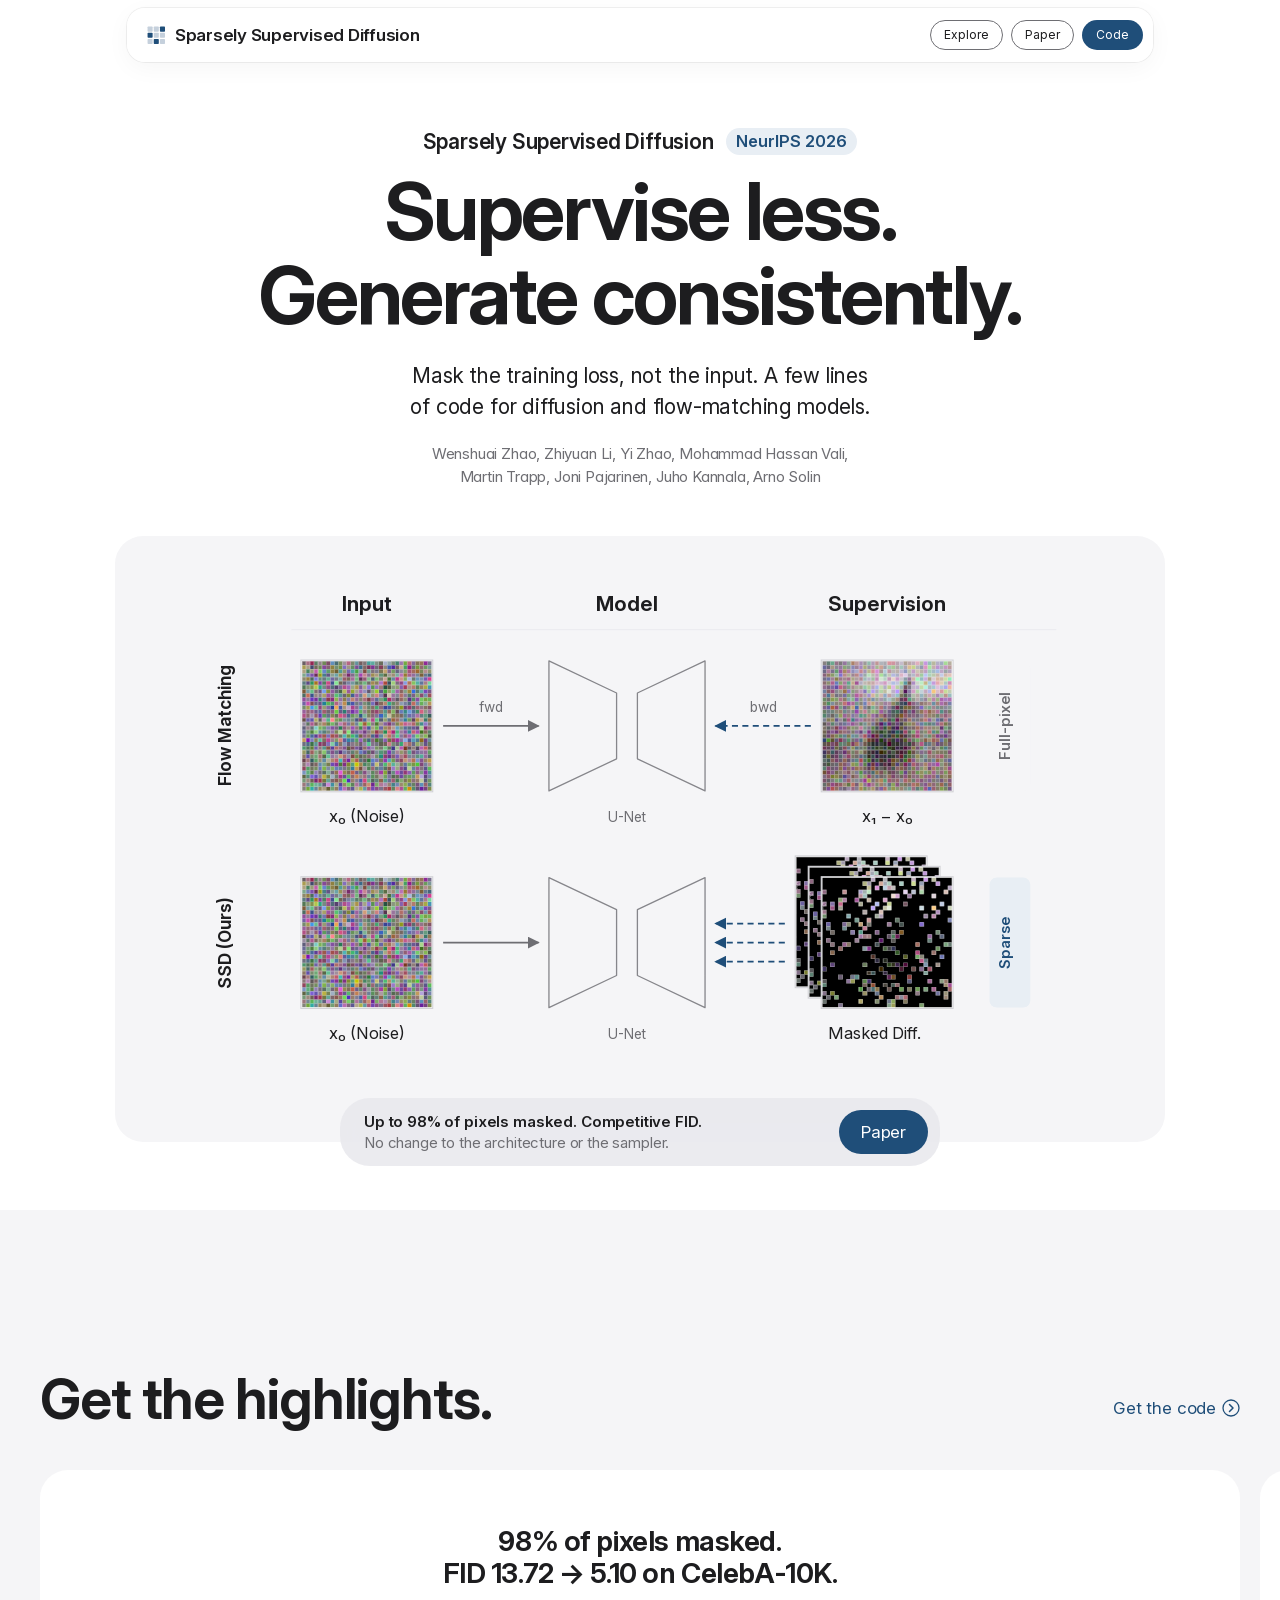
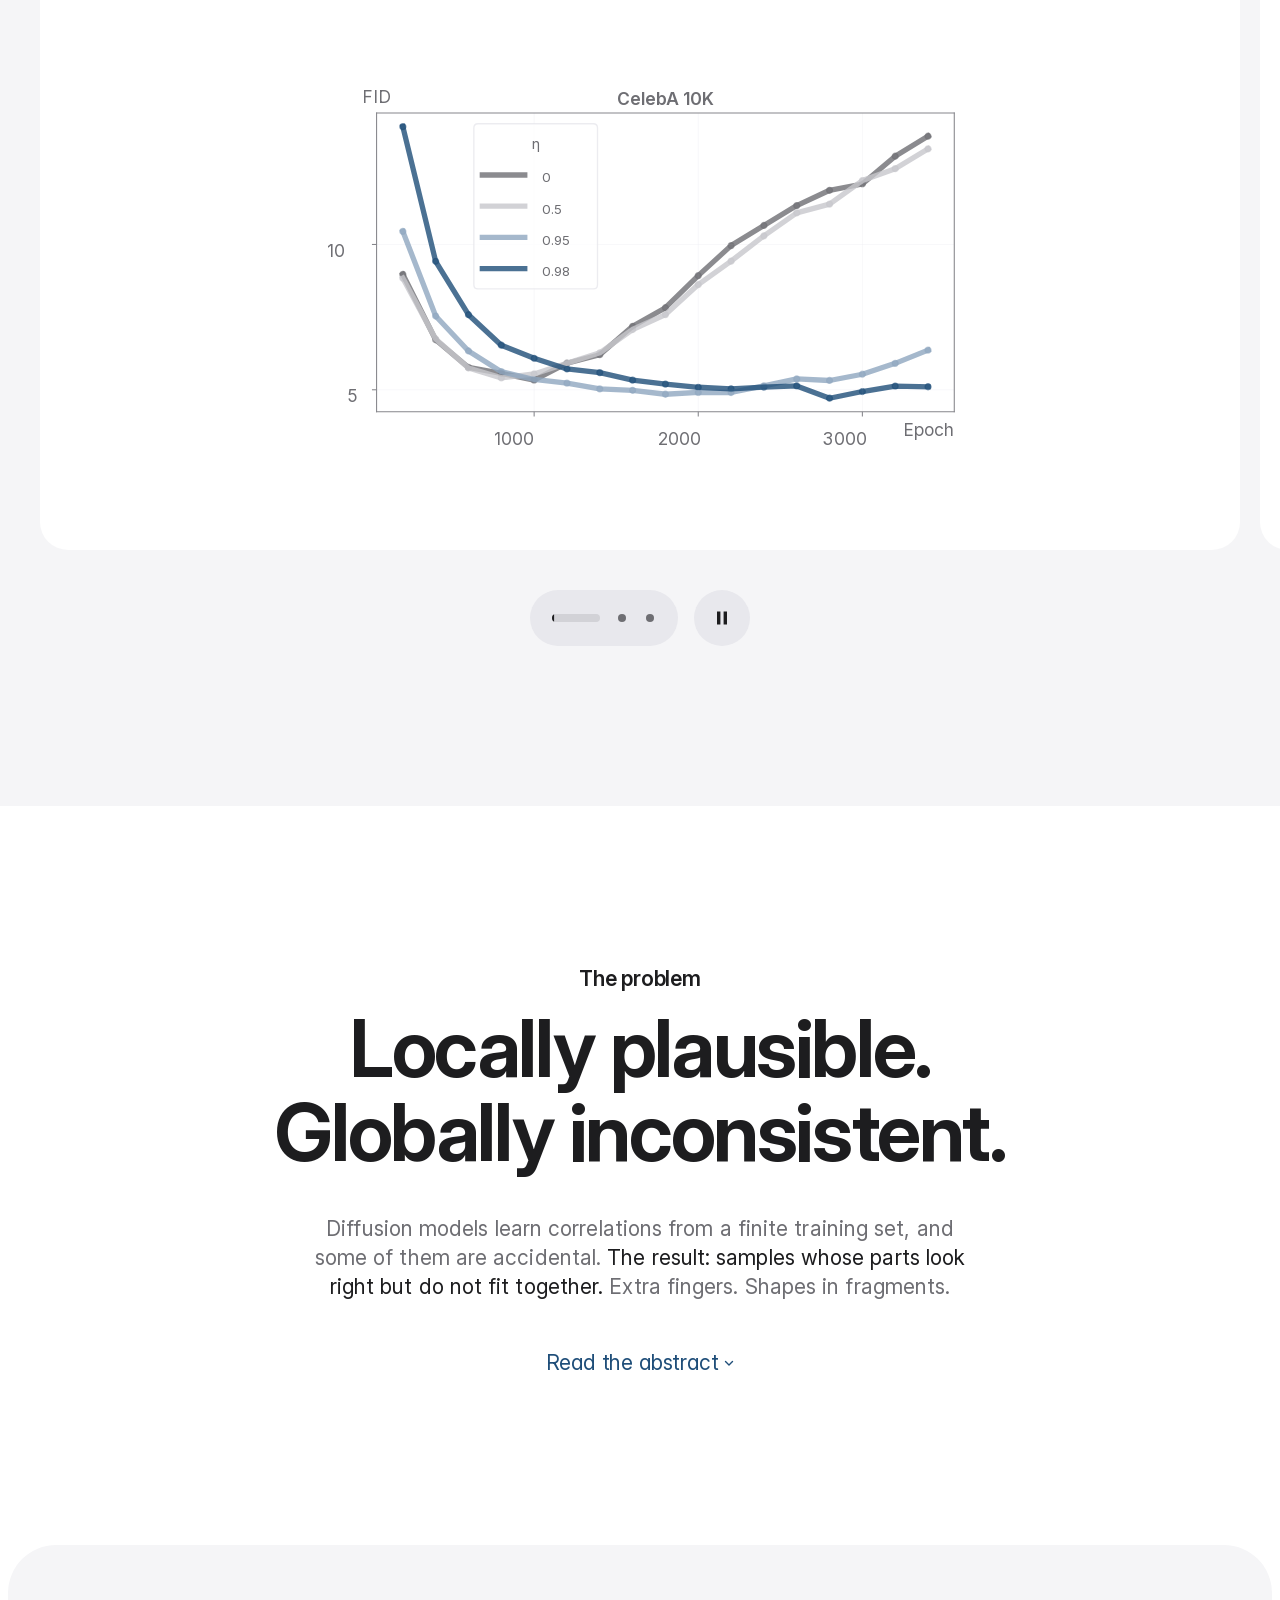
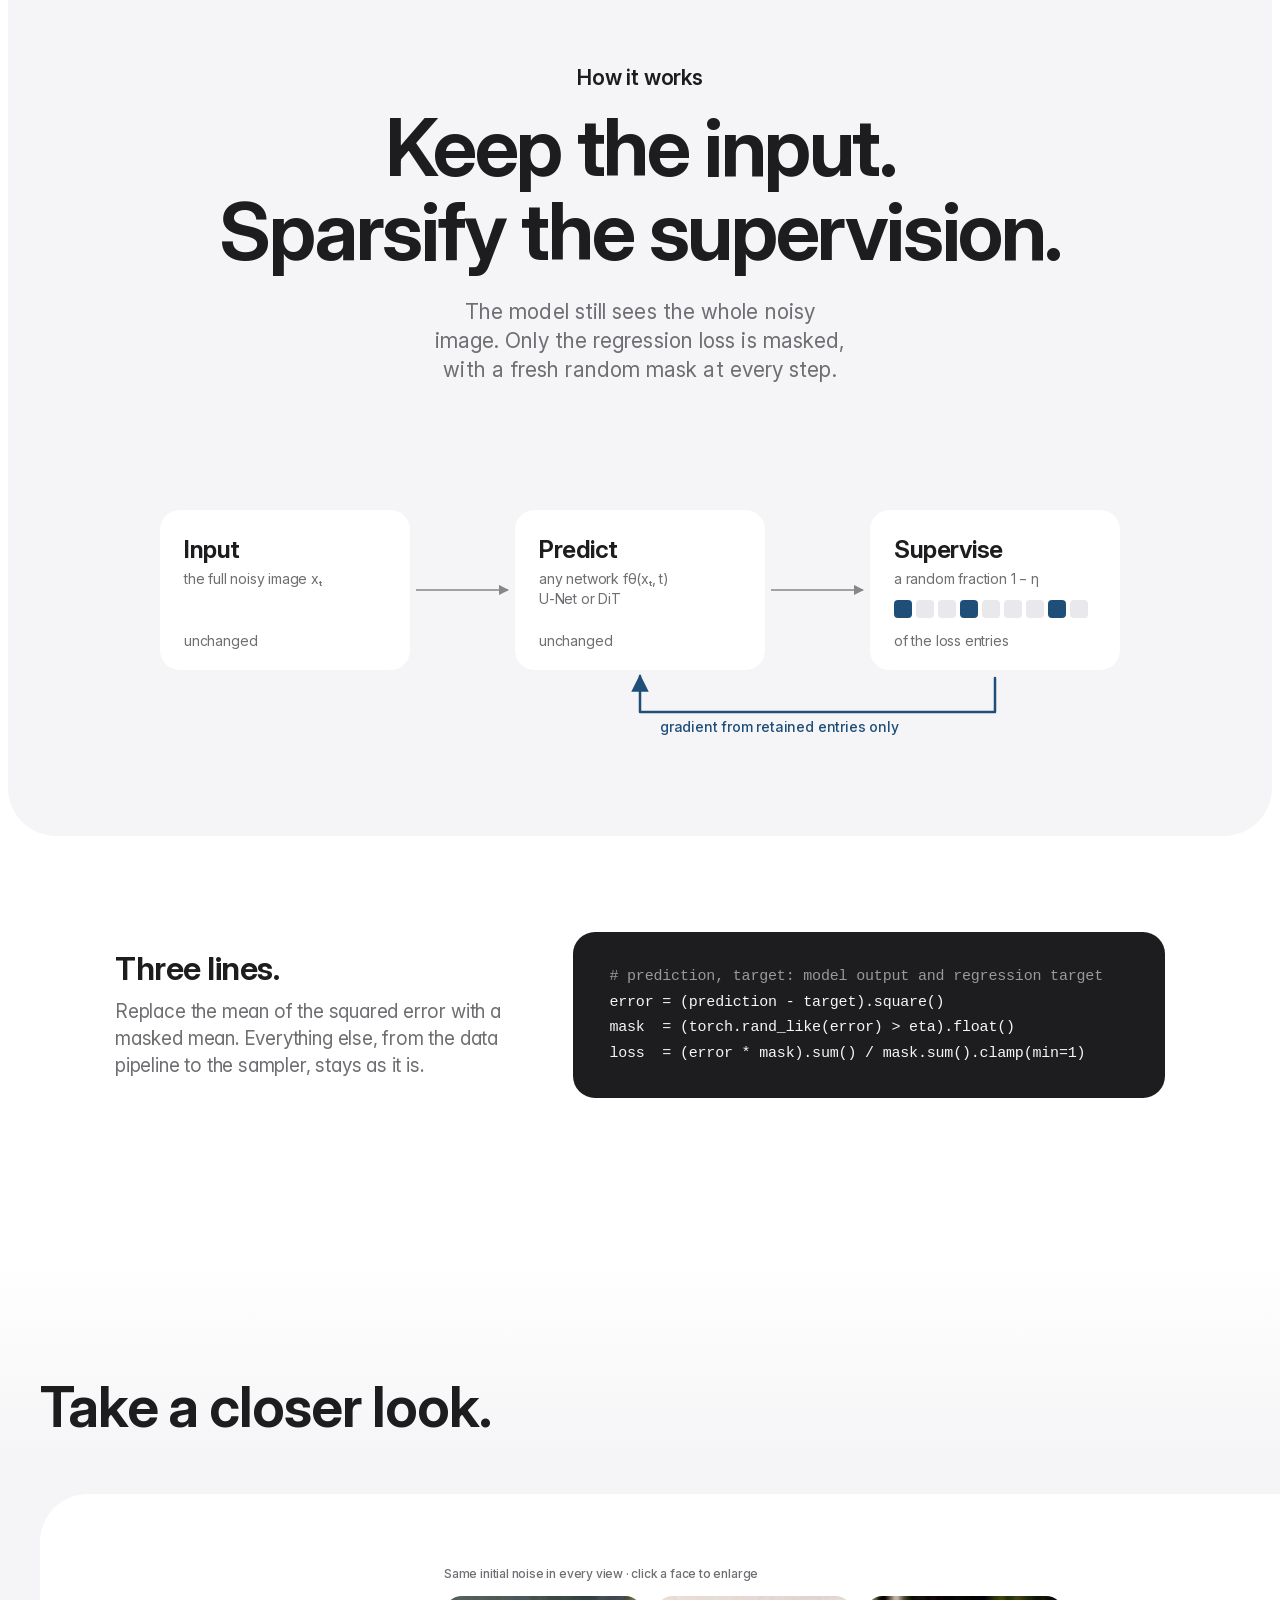
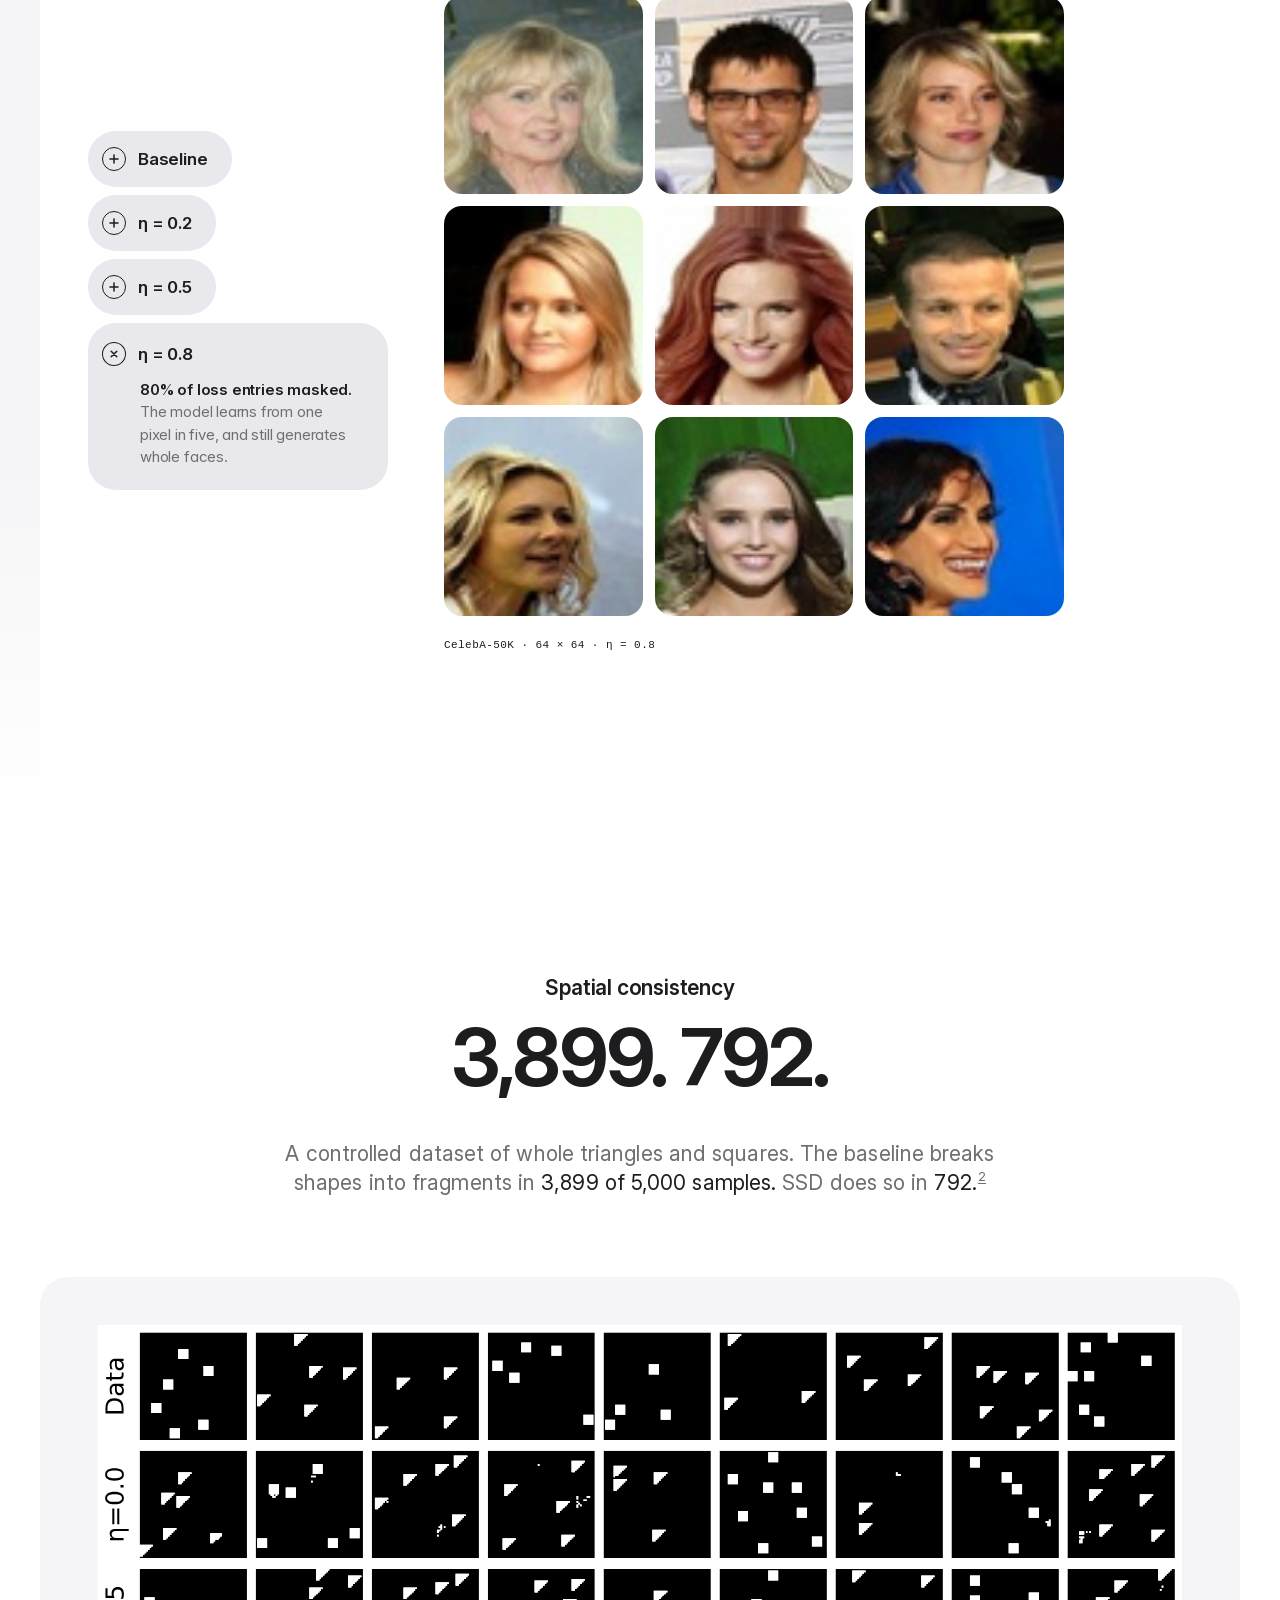
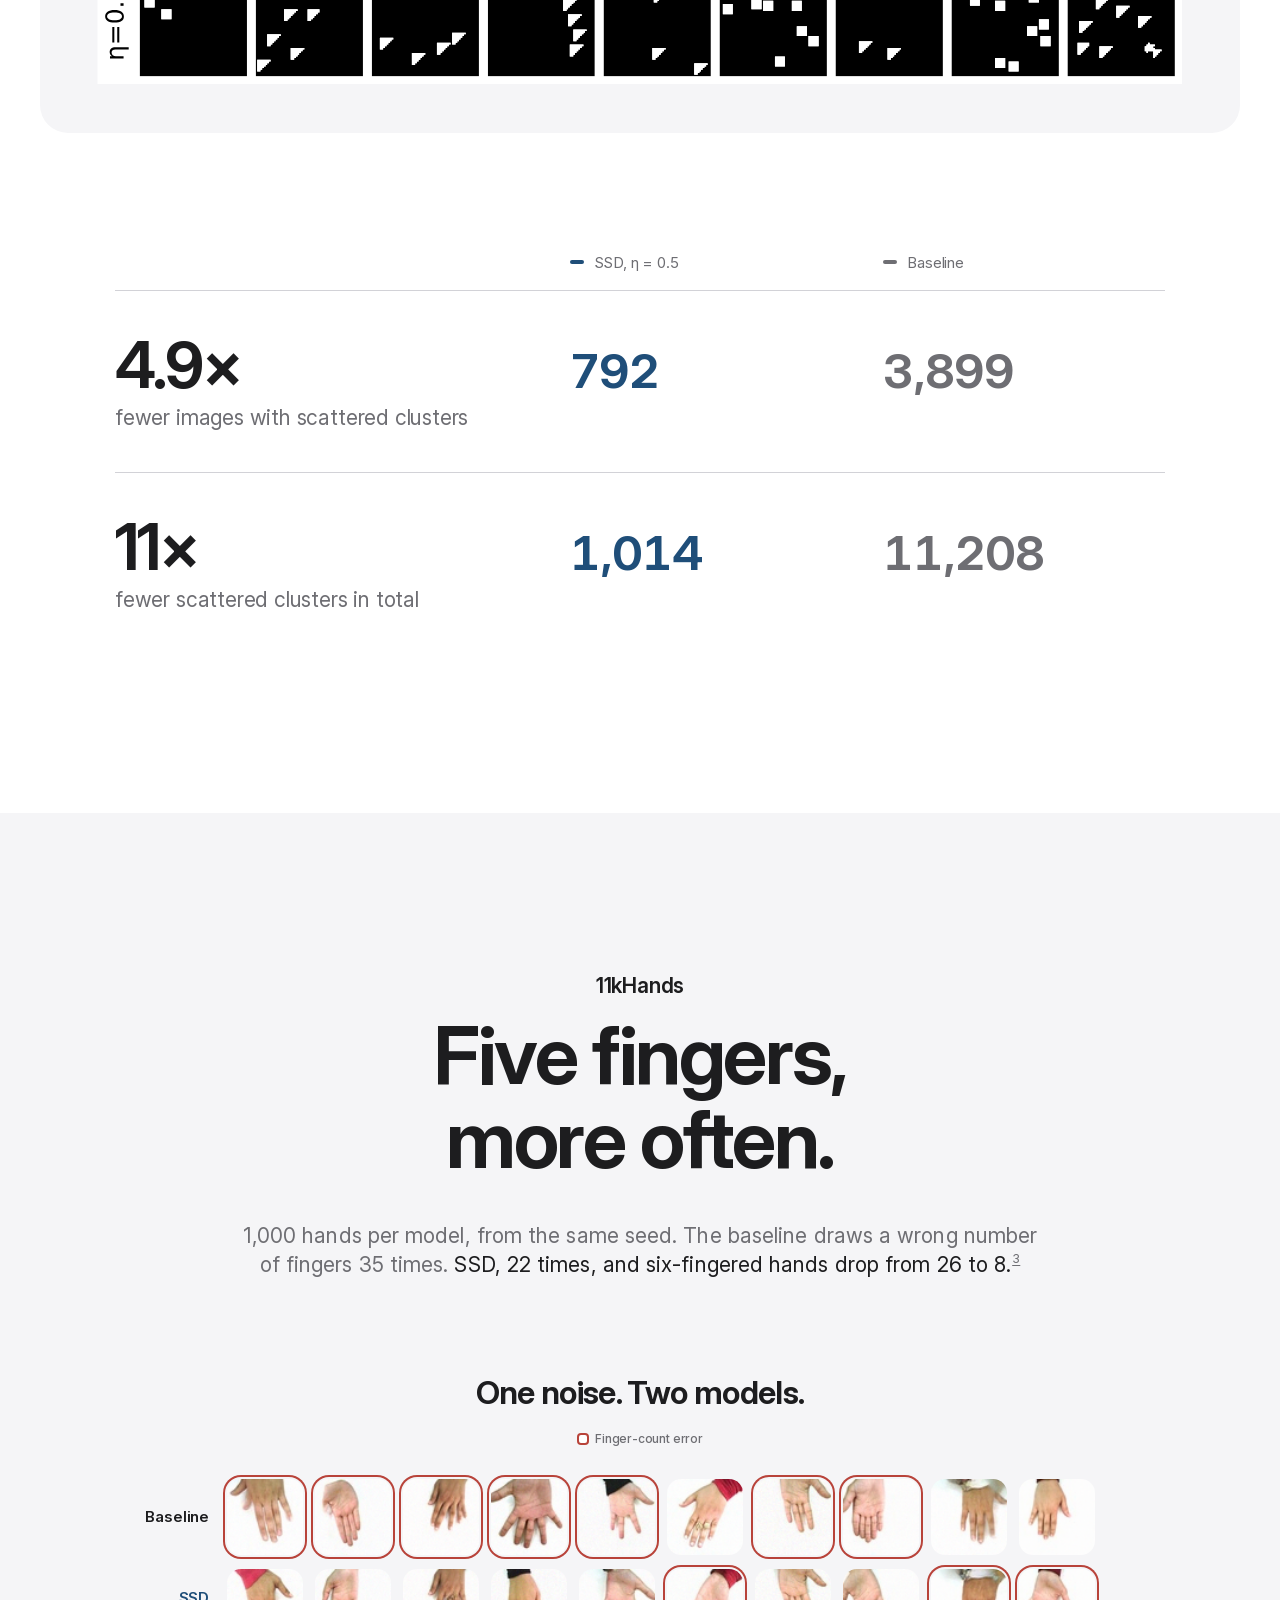
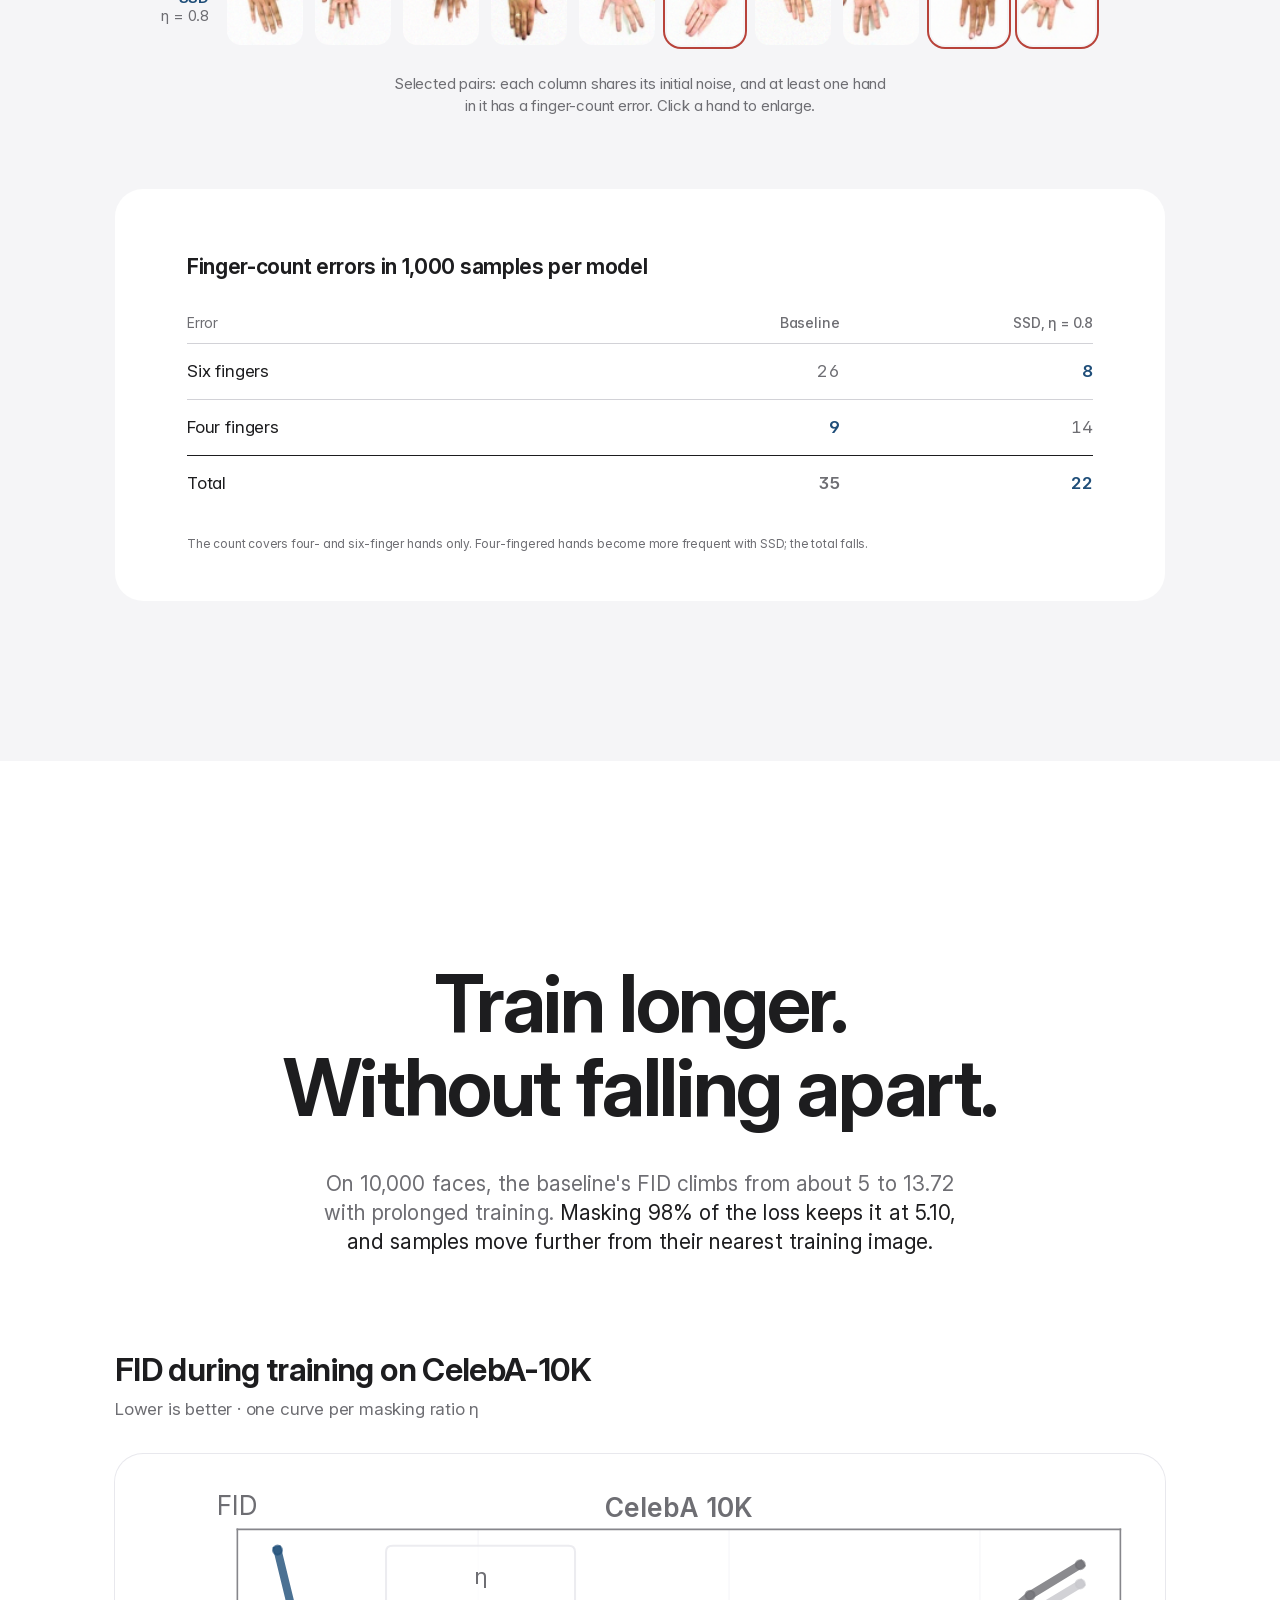
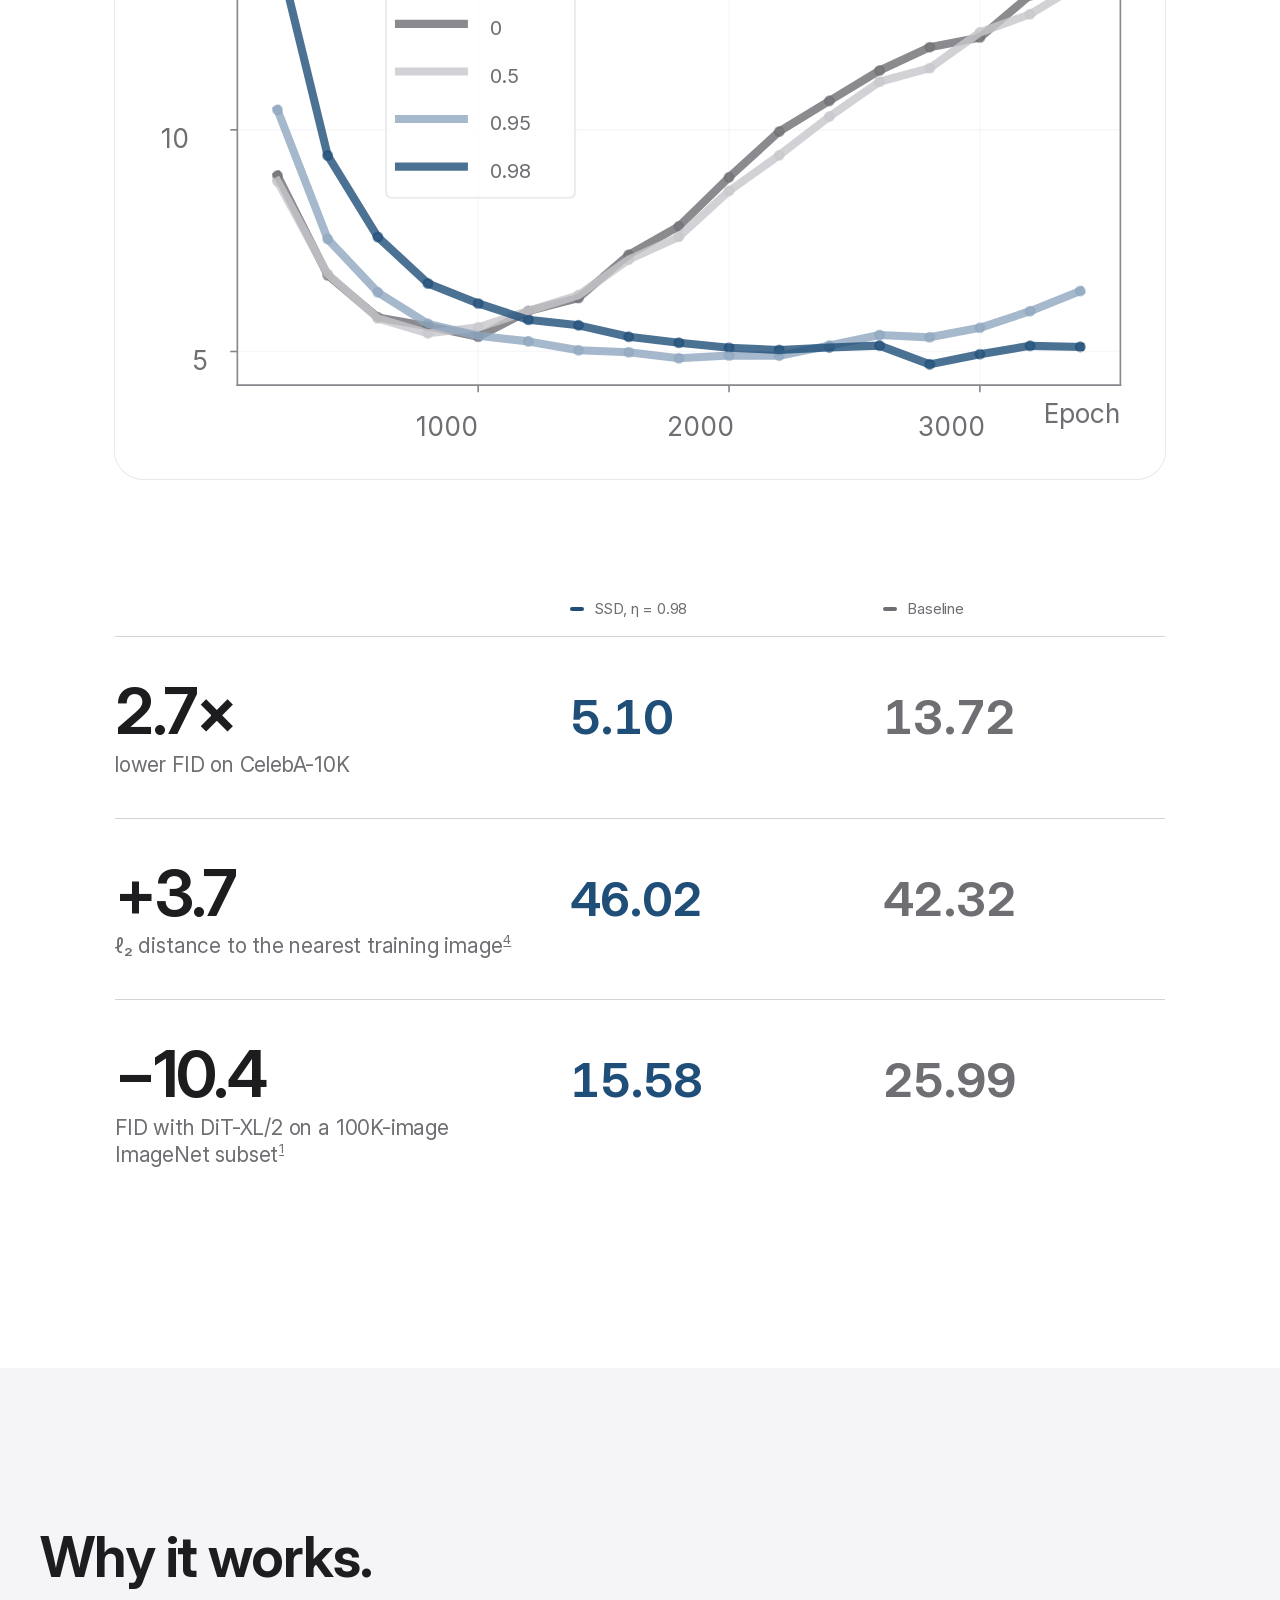
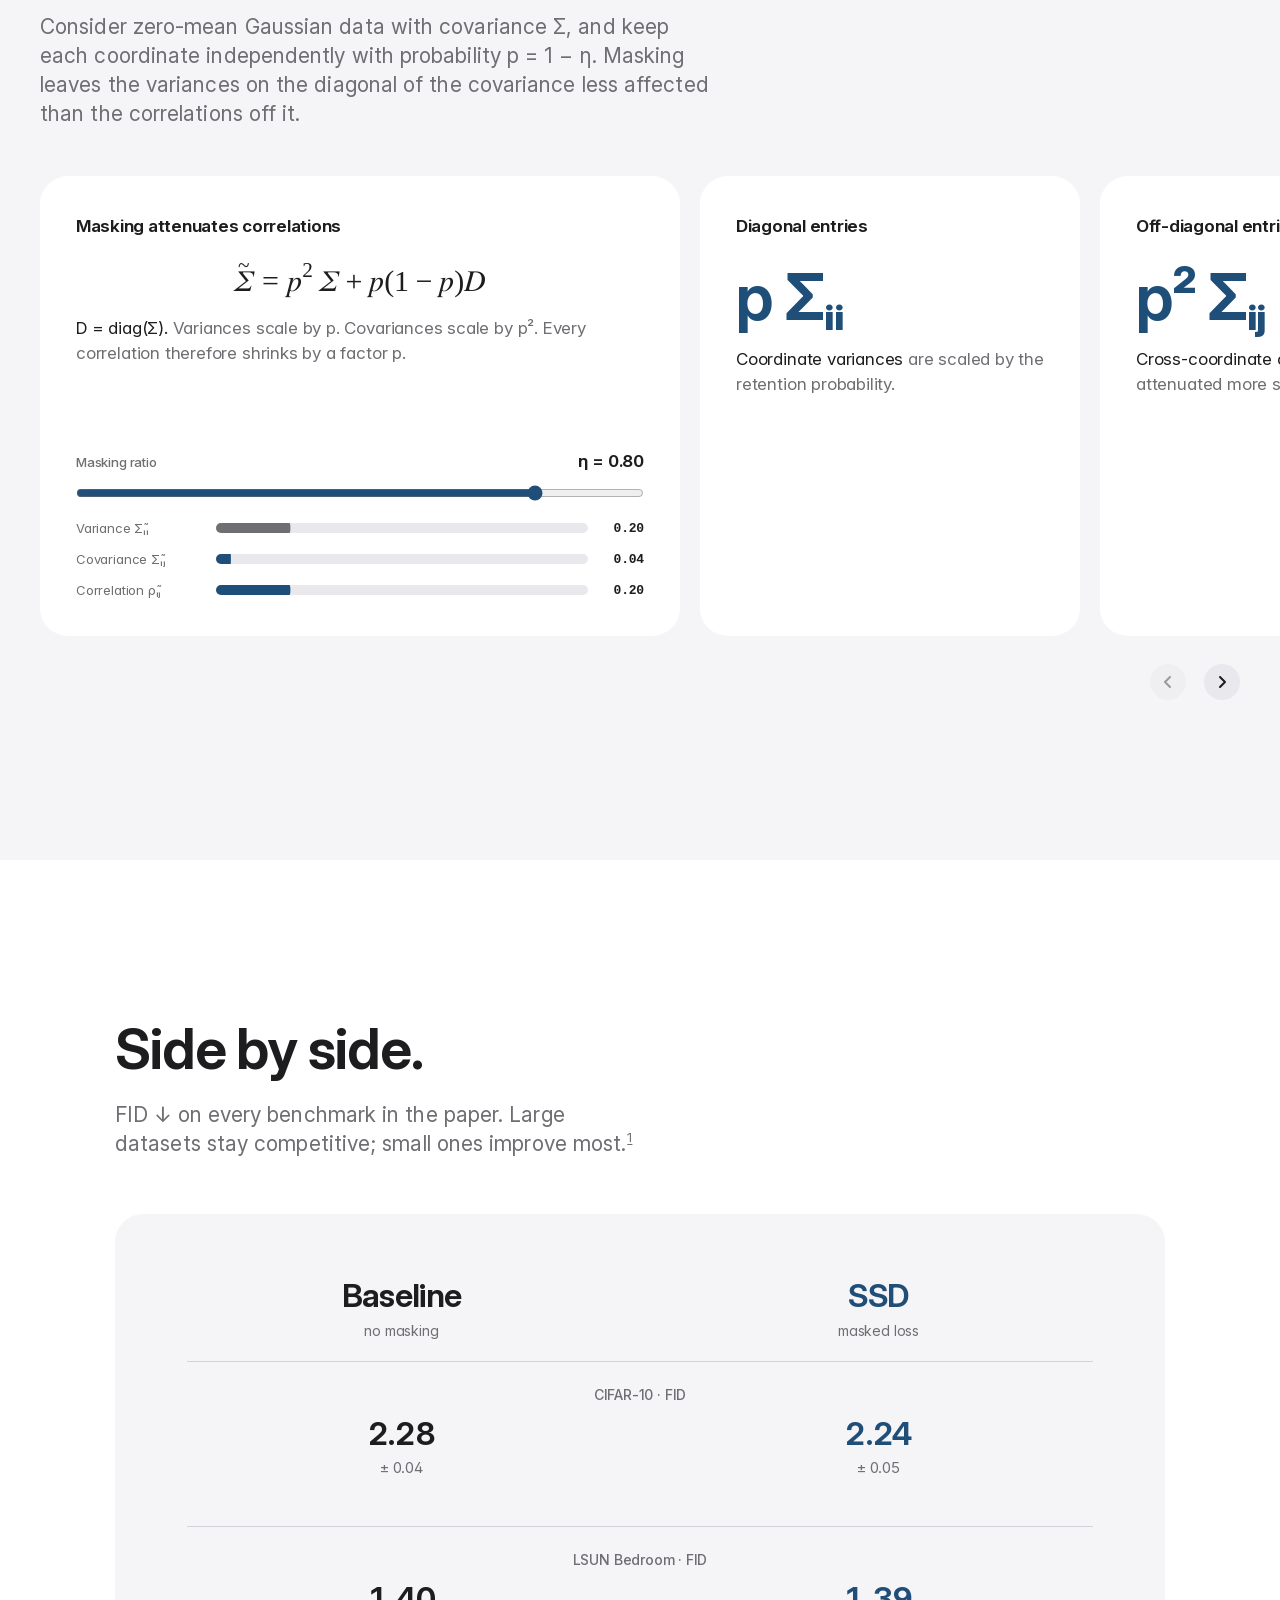
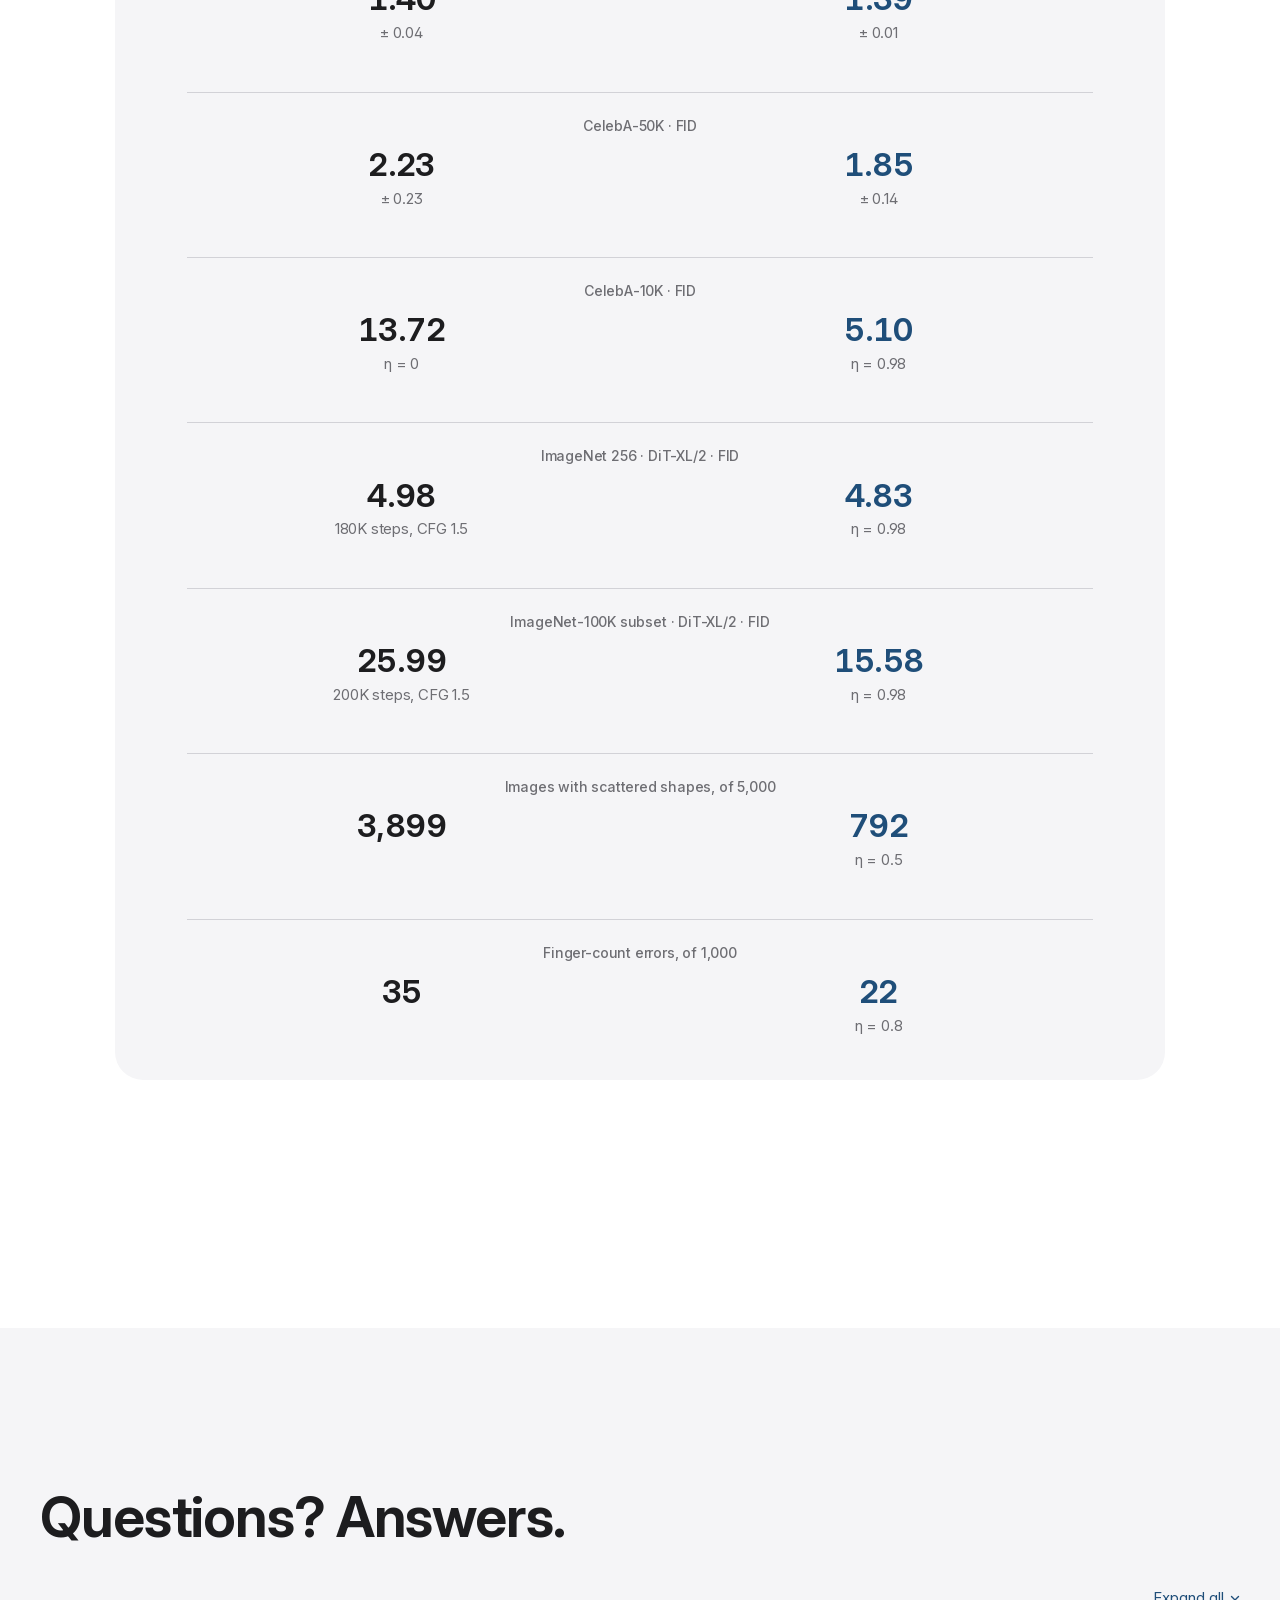
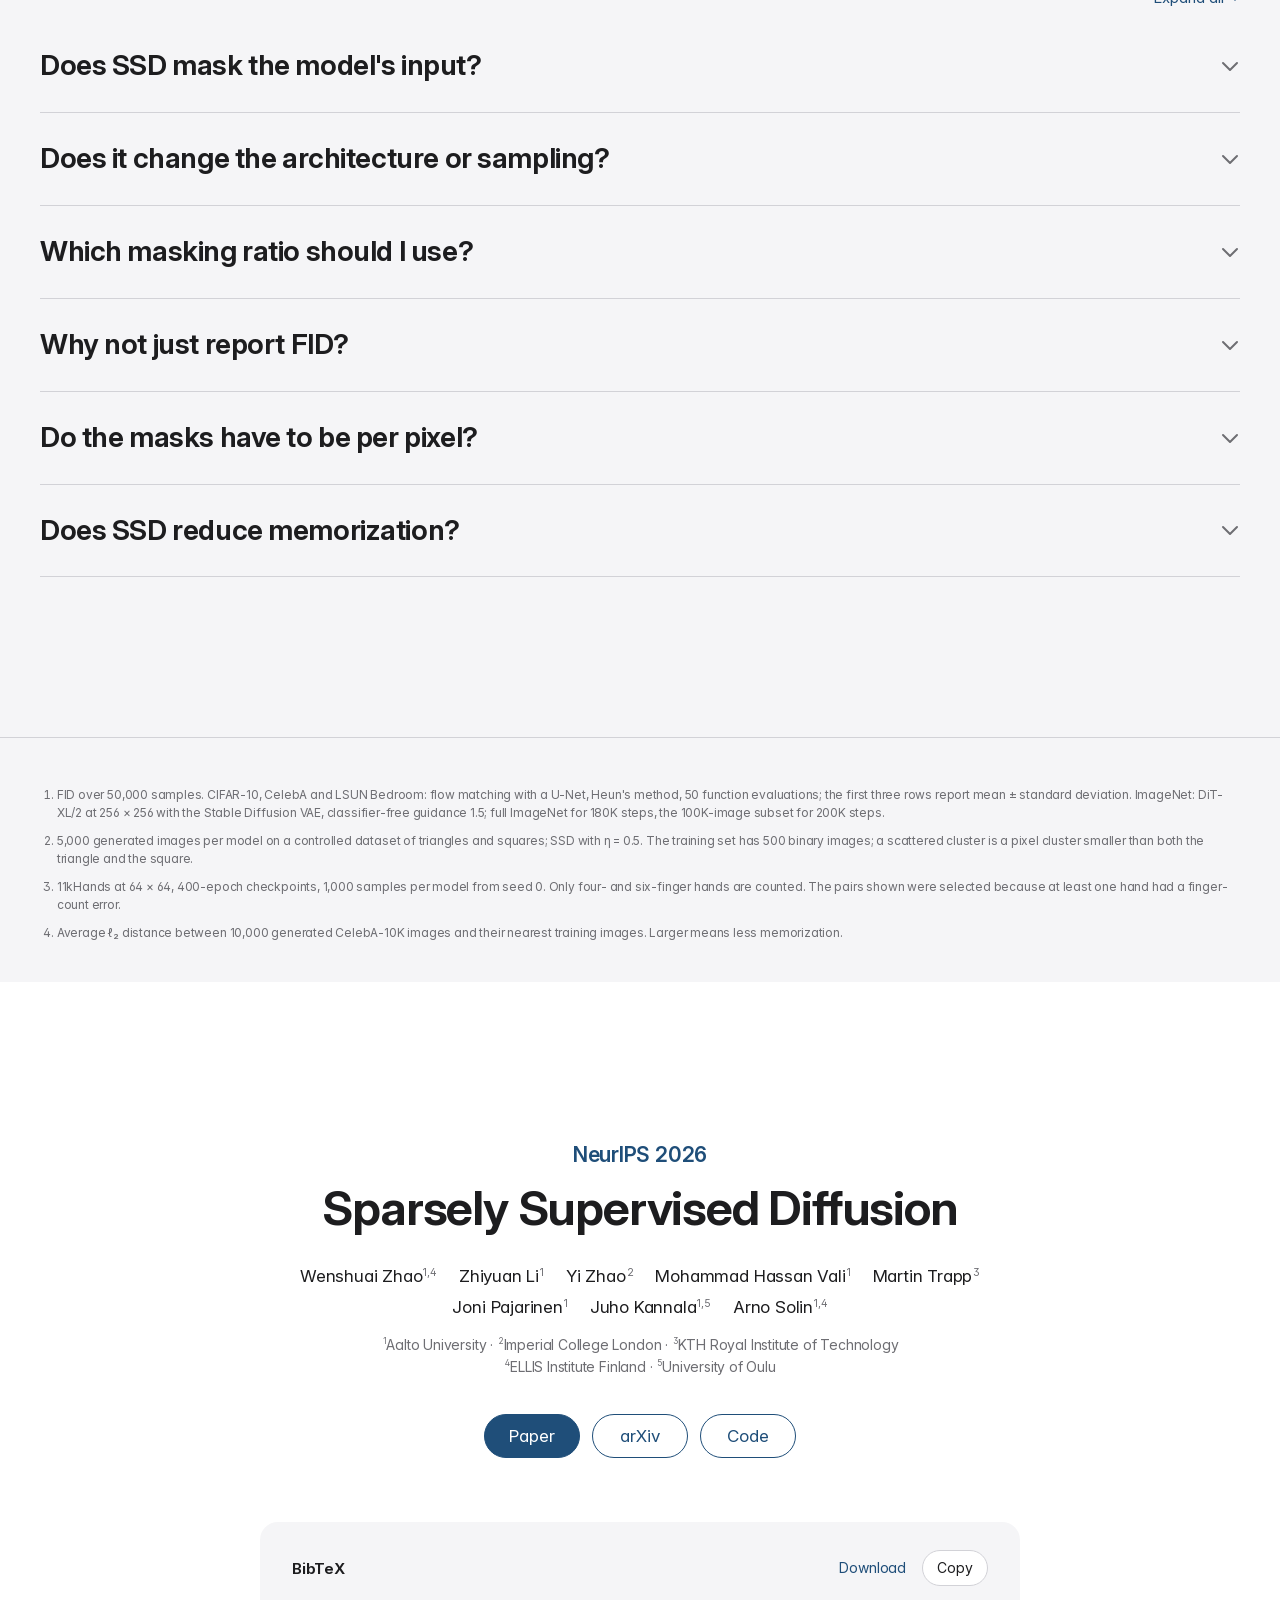
<file: index.html>
<!doctype html>
<html lang="en">
<head>
<meta charset="utf-8">
<meta name="viewport" content="width=device-width, initial-scale=1, viewport-fit=cover">
<title>Sparsely Supervised Diffusion | NeurIPS 2026</title>
<meta name="description" content="Sparsely Supervised Diffusion (SSD), NeurIPS 2026. Mask the training loss, not the input: a few lines of code that reduce spatially inconsistent generation and stabilize training on small datasets.">
<meta name="keywords" content="diffusion models, flow matching, sparse supervision, spatial consistency, NeurIPS 2026">
<meta name="theme-color" content="#ffffff">
<link rel="canonical" href="https://aaltoml.github.io/ssd/">
<meta property="og:type" content="website">
<meta property="og:site_name" content="Sparsely Supervised Diffusion">
<meta property="og:title" content="Sparsely Supervised Diffusion — NeurIPS 2026">
<meta property="og:description" content="Mask the training loss, not the input. Fewer spatially inconsistent samples and stable training on small datasets, with up to 98% of pixels masked.">
<meta property="og:url" content="https://aaltoml.github.io/ssd/">
<meta property="og:image" content="https://aaltoml.github.io/ssd/docs/assets/og-image.png">
<meta property="og:image:width" content="1200">
<meta property="og:image:height" content="630">
<meta property="og:image:alt" content="Sparsely Supervised Diffusion, NeurIPS 2026: a sparse grid of supervised entries.">
<meta name="twitter:card" content="summary_large_image">
<link rel="icon" href="docs/assets/favicon.svg" type="image/svg+xml">
<link rel="apple-touch-icon" href="docs/assets/apple-touch-icon.png">
<link rel="preload" href="docs/assets/fonts/InterVariable.woff2" as="font" type="font/woff2" crossorigin>
<link rel="stylesheet" href="docs/styles.css?v=story-1">
<script>document.documentElement.classList.add("js")</script>
<script src="docs/script.js?v=story-1" defer onerror="document.documentElement.classList.remove('js')"></script>
</head>
<body>
<a class="skip" href="#main">Skip to content</a>

<nav class="nav" aria-label="Sparsely Supervised Diffusion">
  <a class="nav-title" href="#top"><svg class="mark" viewBox="0 0 64 64" aria-hidden="true"><g fill="#c5d0dc"><rect x="2" y="2" width="18" height="18" rx="2.5"/><rect x="24" y="2" width="18" height="18" rx="2.5"/><rect x="24" y="24" width="18" height="18" rx="2.5"/><rect x="46" y="24" width="18" height="18" rx="2.5"/><rect x="2" y="46" width="18" height="18" rx="2.5"/><rect x="46" y="46" width="18" height="18" rx="2.5"/></g><g fill="var(--blue)"><rect x="46" y="2" width="18" height="18" rx="2.5"/><rect x="2" y="24" width="18" height="18" rx="2.5"/><rect x="24" y="46" width="18" height="18" rx="2.5"/></g></svg><span class="hide-sm">Sparsely Supervised Diffusion</span><span class="show-sm">SSD</span></a>
  <div class="explore">
    <button class="pill out" id="exploreBtn" type="button" aria-expanded="false" aria-controls="exploreMenu">Explore</button>
    <div class="explore-menu" id="exploreMenu" hidden>
      <a href="#highlights">Highlights</a>
      <a href="#problem">The problem</a>
      <a href="#method">How it works</a>
      <a href="#samples">CelebA samples</a>
      <a href="#consistency">Spatial consistency</a>
      <a href="#hands">Hands</a>
      <a href="#small-data">Small datasets</a>
      <a href="#theory">Why it works</a>
      <a href="#results">All results</a>
      <a href="#faq">Questions</a>
      <a href="#bibtex">Paper and citation</a>
    </div>
  </div>
  <a class="pill out hide-sm" href="https://arxiv.org/abs/2602.02699">Paper</a>
  <a class="pill solid" href="https://github.com/AaltoML/ssd">Code</a>
</nav>

<main id="main">

<!-- HERO -->
<section class="hero" id="top">
  <div class="wrap">
    <p class="eyebrow rv">Sparsely Supervised Diffusion <span class="venue">NeurIPS 2026</span></p>
    <h1 class="hx rv">Supervise less. <br>Generate consistently.</h1>
    <p class="hero-sub rv">Mask the training loss, not the input. A few lines of code for diffusion and flow-matching models.</p>
    <p class="hero-authors rv"><span class="nw">Wenshuai Zhao</span>, <span class="nw">Zhiyuan Li</span>, <span class="nw">Yi Zhao</span>, <span class="nw">Mohammad Hassan Vali</span>, <span class="nw">Martin Trapp</span>, <span class="nw">Joni Pajarinen</span>, <span class="nw">Juho Kannala</span>, <span class="nw">Arno Solin</span></p>
  </div>
  <div class="wrap-mid hero-stage">
    <figure class="ph figure-ph rv">
      <img src="docs/assets/method-overview-figure2.svg" width="1100" height="570" alt="Figure 2 of the paper. Flow matching and SSD take the same full noise input and the same U-Net. Flow matching supervises every pixel of the target; SSD supervises a stack of sparse, randomly masked views of the target.">
    </figure>
    <div class="buy">
      <p>Up to 98% of pixels masked. Competitive FID.<span>No change to the architecture or the sampler.</span></p>
      <a class="cta" href="https://arxiv.org/abs/2602.02699">Paper</a>
    </div>
  </div>
</section>

<!-- HIGHLIGHTS -->
<section class="sec band clip" id="highlights" aria-roledescription="carousel" aria-label="Highlights">
  <div class="wrap headrow">
    <h2 class="hl-head rv">Get the highlights.</h2>
    <a class="lnk rv" href="https://github.com/AaltoML/ssd">Get the code <svg viewBox="0 0 18 18" aria-hidden="true"><circle cx="9" cy="9" r="8" fill="none" stroke="currentColor" stroke-width="1.3"/><path d="M7.5 5.5L11 9l-3.5 3.5" fill="none" stroke="currentColor" stroke-width="1.5" stroke-linecap="round" stroke-linejoin="round"/></svg></a>
  </div>
  <div class="track hl-track" id="hlTrack">
    <article class="hcard" aria-roledescription="slide" aria-label="1 of 3">
      <h3>98% of pixels masked. <br>FID 13.72 → 5.10 on CelebA‑10K.</h3>
      <div class="hc-body"><img src="docs/assets/celeba10k-training.svg" width="485" height="280" alt="FID against training epochs on CelebA-10K. Without masking and at a masking ratio of 0.5, FID climbs from about 5 to above 13 with prolonged training. At masking ratios of 0.95 and 0.98 it stays near 5." loading="lazy"></div>
    </article>
    <article class="hcard" aria-roledescription="slide" aria-label="2 of 3">
      <h3>Scattered shapes in 3,899 of 5,000 images. <br>With SSD, in 792.</h3>
      <div class="hc-body"><img src="docs/assets/spatial-consistency.svg" width="1050" height="347" alt="Rows of black images with white triangles and squares: training data on top, baseline samples in the middle with many scattered fragments, SSD samples at the bottom with mostly whole shapes." loading="lazy"></div>
    </article>
    <article class="hcard" aria-roledescription="slide" aria-label="3 of 3">
      <h3>The same noise, the same seed. <br>Finger-count errors 35 → 22.</h3>
      <div class="hc-body hc-hands">
        <div class="hh-row"><span>Baseline</span><img class="err" src="docs/assets/hands-baseline-1.png" alt="Baseline hand 1, wrong number of fingers" loading="lazy"><img class="err" src="docs/assets/hands-baseline-2.png" alt="Baseline hand 2, wrong number of fingers" loading="lazy"><img class="err" src="docs/assets/hands-baseline-3.png" alt="Baseline hand 3, wrong number of fingers" loading="lazy"><img class="err" src="docs/assets/hands-baseline-7.png" alt="Baseline hand 7, wrong number of fingers" loading="lazy"><img class="err" src="docs/assets/hands-baseline-8.png" alt="Baseline hand 8, wrong number of fingers" loading="lazy"></div>
        <div class="hh-row"><span>SSD</span><img src="docs/assets/hands-ssd-1.png" alt="SSD hand 1 from the same noise" loading="lazy"><img src="docs/assets/hands-ssd-2.png" alt="SSD hand 2 from the same noise" loading="lazy"><img src="docs/assets/hands-ssd-3.png" alt="SSD hand 3 from the same noise" loading="lazy"><img src="docs/assets/hands-ssd-7.png" alt="SSD hand 7 from the same noise" loading="lazy"><img src="docs/assets/hands-ssd-8.png" alt="SSD hand 8 from the same noise" loading="lazy"></div>
      </div>
    </article>
  </div>
  <div class="pager-row">
    <div class="pager" id="hlPager" role="group" aria-label="Choose a highlight"></div>
    <button class="playbtn" id="hlPlay" type="button" aria-label="Pause highlights"><svg viewBox="0 0 18 18" aria-hidden="true"><path id="hlPlayIcon" d="M4 2.5h3.4v13H4zM10.6 2.5H14v13h-3.4z" fill="currentColor"/></svg></button>
  </div>
</section>

<!-- PROBLEM -->
<section class="sec" id="problem">
  <div class="wrap-copy story-head">
    <p class="eyebrow rv">The problem</p>
    <h2 class="hx rv">Locally plausible. <br>Globally inconsistent.</h2>
    <p class="lede rv">Diffusion models learn correlations from a finite training set, and some of them are accidental. <b>The result: samples whose parts look right but do not fit together.</b> Extra fingers. Shapes in fragments.</p>
  </div>
  <div class="wrap-copy abstract rv">
    <details>
      <summary>Read the abstract <svg viewBox="0 0 10 10" aria-hidden="true"><path d="M1.5 3.5L5 7l3.5-3.5" fill="none" stroke="currentColor" stroke-width="1.4" stroke-linecap="round" stroke-linejoin="round"/></svg></summary>
      <p>Diffusion models have shown remarkable success across a wide range of generative tasks. However, they often suffer from spatially inconsistent generation, arguably due to excessive correlations learned by the model. This can produce samples that are locally plausible but globally inconsistent. We propose a principled method to mitigate this issue. Our method, sparsely supervised diffusion (SSD), is a simple yet effective masking framework that can be implemented with only a few lines of code. We analytically show that SSD fundamentally alters diffusion model training by modifying the spectrum of the data covariance and that it suppresses correlations in the data covariance matrix. Experiments show that our method more accurately approximates the underlying population score function, reduces memorization on small datasets, and promotes the use of essential contextual information during generation. Moreover, even when up to 98% of pixels are masked, it achieves competitive FID scores across a range of datasets and avoids the training instability commonly observed on small datasets.</p>
    </details>
  </div>
</section>

<!-- HOW IT WORKS -->
<section class="lp" id="method" aria-label="How it works">
  <div class="lp-card">
    <div class="lp-head">
      <p class="eyebrow rv">How it works</p>
      <h2 class="hx rv">Keep the input. <br>Sparsify the supervision.</h2>
      <p class="lede rv">The model still sees the whole noisy image. Only the regression loss is masked, with a fresh random mask at every step.</p>
    </div>
    <svg class="lp-svg h" viewBox="0 0 1000 300" aria-hidden="true">
      <defs><marker id="lpAh" viewBox="0 0 10 10" refX="9" refY="5" markerWidth="7" markerHeight="7" orient="auto"><path d="M0 0L10 5L0 10z" fill="#86868b"/></marker>
      <marker id="lpAhb" viewBox="0 0 10 10" refX="9" refY="5" markerWidth="7" markerHeight="7" orient="auto"><path d="M0 0L10 5L0 10z" fill="#1f4e79"/></marker></defs>
      <g class="lp-nd" data-n="0"><rect x="20" y="70" width="250" height="160" rx="20"/><text class="t" x="44" y="118">Input</text><text class="s" x="44" y="144">the full noisy image xₜ</text><text class="s" x="44" y="206">unchanged</text></g>
      <g class="lp-nd" data-n="1"><rect x="375" y="70" width="250" height="160" rx="20"/><text class="t" x="399" y="118">Predict</text><text class="s" x="399" y="144">any network fθ(xₜ, t)</text><text class="s" x="399" y="164">U-Net or DiT</text><text class="s" x="399" y="206">unchanged</text></g>
      <g class="lp-nd" data-n="2"><rect x="730" y="70" width="250" height="160" rx="20"/><text class="t" x="754" y="118">Supervise</text><text class="s" x="754" y="144">a random fraction 1 − η</text>
        <g class="lp-grid"><rect x="754" y="160" width="18" height="18" rx="4" class="k"/><rect x="776" y="160" width="18" height="18" rx="4"/><rect x="798" y="160" width="18" height="18" rx="4"/><rect x="820" y="160" width="18" height="18" rx="4" class="k"/><rect x="842" y="160" width="18" height="18" rx="4"/><rect x="864" y="160" width="18" height="18" rx="4"/><rect x="886" y="160" width="18" height="18" rx="4"/><rect x="908" y="160" width="18" height="18" rx="4" class="k"/><rect x="930" y="160" width="18" height="18" rx="4"/></g>
        <text class="s" x="754" y="206">of the loss entries</text></g>
      <path class="lp-ar" d="M276 150H368" marker-end="url(#lpAh)"/>
      <path class="lp-ar" d="M631 150H723" marker-end="url(#lpAh)"/>
      <path class="lp-bptt" d="M855 238V272H500V236" marker-end="url(#lpAhb)"/>
      <text class="lp-bl" x="520" y="292">gradient from retained entries only</text>
    </svg>
    <svg class="lp-svg v" viewBox="0 0 340 640" aria-hidden="true">
      <defs><marker id="lpAh2" viewBox="0 0 10 10" refX="9" refY="5" markerWidth="7" markerHeight="7" orient="auto"><path d="M0 0L10 5L0 10z" fill="#86868b"/></marker>
      <marker id="lpAhb2" viewBox="0 0 10 10" refX="9" refY="5" markerWidth="7" markerHeight="7" orient="auto"><path d="M0 0L10 5L0 10z" fill="#1f4e79"/></marker></defs>
      <g class="lp-nd" data-n="0"><rect x="40" y="10" width="250" height="130" rx="20"/><text class="t" x="62" y="54">Input</text><text class="s" x="62" y="80">the full noisy image xₜ</text><text class="s" x="62" y="112">unchanged</text></g>
      <g class="lp-nd" data-n="1"><rect x="40" y="200" width="250" height="130" rx="20"/><text class="t" x="62" y="244">Predict</text><text class="s" x="62" y="270">any network fθ(xₜ, t)</text><text class="s" x="62" y="302">U-Net or DiT</text></g>
      <g class="lp-nd" data-n="2"><rect x="40" y="390" width="250" height="150" rx="20"/><text class="t" x="62" y="434">Supervise</text><text class="s" x="62" y="460">a random fraction 1 − η</text>
        <g class="lp-grid"><rect x="62" y="474" width="18" height="18" rx="4" class="k"/><rect x="84" y="474" width="18" height="18" rx="4"/><rect x="106" y="474" width="18" height="18" rx="4"/><rect x="128" y="474" width="18" height="18" rx="4" class="k"/><rect x="150" y="474" width="18" height="18" rx="4"/><rect x="172" y="474" width="18" height="18" rx="4"/><rect x="194" y="474" width="18" height="18" rx="4"/><rect x="216" y="474" width="18" height="18" rx="4" class="k"/></g>
        <text class="s" x="62" y="520">of the loss entries</text></g>
      <path class="lp-ar" d="M165 146V194" marker-end="url(#lpAh2)"/>
      <path class="lp-ar" d="M165 336V384" marker-end="url(#lpAh2)"/>
      <path class="lp-bptt" d="M296 465H322V265H296" marker-end="url(#lpAhb2)"/>
      <text class="lp-bl" x="40" y="580">gradient from retained</text>
      <text class="lp-bl" x="40" y="602">entries only</text>
    </svg>
  </div>
  <div class="wrap-mid split code-split">
    <div class="copy rv"><p class="k">Three lines.</p><p>Replace the mean of the squared error with a masked mean. Everything else, from the data pipeline to the sampler, stays as it is.</p></div>
    <pre class="code rv" aria-label="PyTorch loss"><code><span class="c"># prediction, target: model output and regression target</span>
error = (prediction - target).square()
mask  = (torch.rand_like(error) &gt; eta).float()
loss  = (error * mask).sum() / mask.sum().clamp(min=1)</code></pre>
  </div>
</section>

<!-- CLOSER LOOK: CelebA viewer -->
<section class="look" id="samples">
  <div class="look-band">
    <div class="wrap"><h2 class="hl-head rv">Take a closer look.</h2></div>
  </div>
  <div class="look-panel">
  <div class="viewer">
    <div class="vw-side">
      <div class="chips" id="chips" role="group" aria-label="Masking ratio">
        <div class="chip" data-eta="0">
          <button type="button" aria-pressed="false"><span class="ic"><svg viewBox="0 0 10 10" aria-hidden="true"><path d="M5 1v8M1 5h8" stroke="currentColor" stroke-width="1.5" stroke-linecap="round"/></svg></span>Baseline</button>
          <p><b>η = 0, no masking.</b> Standard flow matching on CelebA-50K.</p>
        </div>
        <div class="chip" data-eta="2">
          <button type="button" aria-pressed="false"><span class="ic"><svg viewBox="0 0 10 10" aria-hidden="true"><path d="M5 1v8M1 5h8" stroke="currentColor" stroke-width="1.5" stroke-linecap="round"/></svg></span>η = 0.2</button>
          <p><b>20% of loss entries masked.</b> Same network, same initial noise.</p>
        </div>
        <div class="chip" data-eta="5">
          <button type="button" aria-pressed="false"><span class="ic"><svg viewBox="0 0 10 10" aria-hidden="true"><path d="M5 1v8M1 5h8" stroke="currentColor" stroke-width="1.5" stroke-linecap="round"/></svg></span>η = 0.5</button>
          <p><b>Half of the loss entries masked.</b> Same network, same initial noise.</p>
        </div>
        <div class="chip" data-eta="8" data-open>
          <button type="button" aria-pressed="true"><span class="ic"><svg viewBox="0 0 10 10" aria-hidden="true"><path d="M5 1v8M1 5h8" stroke="currentColor" stroke-width="1.5" stroke-linecap="round"/></svg></span>η = 0.8</button>
          <p><b>80% of loss entries masked.</b> The model learns from one pixel in five, and still generates whole faces.</p>
        </div>
      </div>
      <p class="vw-desc" id="vwDesc" aria-live="polite"></p>
    </div>
    <div class="stage rv">
      <p class="vw-key" aria-hidden="true">Same initial noise in every view · click a face to enlarge</p>
      <div class="faces" id="faces">
        <button class="face" type="button" data-n="1"><img src="docs/assets/celeba-eta-8-1.png" width="64" height="64" alt="CelebA sample 1, SSD at eta 0.8" loading="lazy"></button>
        <button class="face" type="button" data-n="2"><img src="docs/assets/celeba-eta-8-2.png" width="64" height="64" alt="CelebA sample 2, SSD at eta 0.8" loading="lazy"></button>
        <button class="face" type="button" data-n="3"><img src="docs/assets/celeba-eta-8-3.png" width="64" height="64" alt="CelebA sample 3, SSD at eta 0.8" loading="lazy"></button>
        <button class="face" type="button" data-n="4"><img src="docs/assets/celeba-eta-8-4.png" width="64" height="64" alt="CelebA sample 4, SSD at eta 0.8" loading="lazy"></button>
        <button class="face" type="button" data-n="5"><img src="docs/assets/celeba-eta-8-5.png" width="64" height="64" alt="CelebA sample 5, SSD at eta 0.8" loading="lazy"></button>
        <button class="face" type="button" data-n="6"><img src="docs/assets/celeba-eta-8-6.png" width="64" height="64" alt="CelebA sample 6, SSD at eta 0.8" loading="lazy"></button>
        <button class="face" type="button" data-n="7"><img src="docs/assets/celeba-eta-8-7.png" width="64" height="64" alt="CelebA sample 7, SSD at eta 0.8" loading="lazy"></button>
        <button class="face" type="button" data-n="8"><img src="docs/assets/celeba-eta-8-8.png" width="64" height="64" alt="CelebA sample 8, SSD at eta 0.8" loading="lazy"></button>
        <button class="face" type="button" data-n="9"><img src="docs/assets/celeba-eta-8-9.png" width="64" height="64" alt="CelebA sample 9, SSD at eta 0.8" loading="lazy"></button>
      </div>
      <div class="stage-meta"><span class="stage-read" id="stageRead">CelebA-50K · 64 × 64 · η = 0.8</span></div>
    </div>
  </div>
  </div>
</section>

<!-- SPATIAL CONSISTENCY -->
<section class="sec" id="consistency">
  <div class="wrap-copy story-head">
    <p class="eyebrow rv">Spatial consistency</p>
    <h2 class="hx rv">3,899. 792.</h2>
    <p class="lede rv">A controlled dataset of whole triangles and squares. The baseline breaks shapes into fragments in <b>3,899 of 5,000 samples.</b> SSD does so in <b>792.</b><sup class="fn"><a href="#fn2" aria-label="Footnote 2">2</a></sup></p>
  </div>
  <div class="wrap render rv">
    <figure class="ph figure-ph shapes"><img src="docs/assets/spatial-consistency.svg" width="1050" height="347" alt="Training shapes on top, baseline samples with scattered fragments in the middle, SSD samples with mostly whole shapes at the bottom." loading="lazy"></figure>
  </div>
  <div class="wrap-mid bsum rv" role="table" aria-label="Scattered clusters in 5,000 generated images">
    <div class="bs-row bs-top" role="row"><span role="columnheader"><span class="sr">Ratio</span></span><span class="bs-who" role="columnheader"><i class="sw1"></i>SSD, η = 0.5</span><span class="bs-who" role="columnheader"><i class="sw0"></i>Baseline</span></div>
    <div class="bs-row" role="row">
      <p class="bs-r" role="rowheader"><b>4.9×</b><span>fewer images with scattered clusters</span></p>
      <p class="bs-v bs-sm" role="cell"><span class="bs-k">SSD</span>792</p>
      <p class="bs-v" role="cell"><span class="bs-k">Baseline</span>3,899</p>
    </div>
    <div class="bs-row" role="row">
      <p class="bs-r" role="rowheader"><b>11×</b><span>fewer scattered clusters in total</span></p>
      <p class="bs-v bs-sm" role="cell"><span class="bs-k">SSD</span>1,014</p>
      <p class="bs-v" role="cell"><span class="bs-k">Baseline</span>11,208</p>
    </div>
  </div>
</section>

<!-- HANDS -->
<section class="sec band" id="hands">
  <div class="wrap-copy story-head">
    <p class="eyebrow rv">11kHands</p>
    <h2 class="hx rv">Five fingers, <br>more often.</h2>
    <p class="lede rv">1,000 hands per model, from the same seed. The baseline draws a wrong number of fingers 35 times. <b>SSD, 22 times, and six-fingered hands drop from 26 to 8.</b><sup class="fn"><a href="#fn3" aria-label="Footnote 3">3</a></sup></p>
  </div>
  <div class="wrap-mid">
    <div class="fcmp rv">
      <h3 class="fcmp-h">One noise. Two models.</h3>
      <p class="vw-key fkey" aria-hidden="true"><span class="vk vk-err"></span>Finger-count error</p>
      <div class="pairs" id="pairs" tabindex="0" role="region" aria-label="Ten matched hand pairs; scroll horizontally on small screens">
        <div class="pairs-grid">
          <span class="pl">Baseline</span>
          <button class="sample err" type="button" data-image="assets/hands-baseline-1.png" data-title="Pair 1, baseline: finger-count error"><img src="docs/assets/hands-baseline-1.png" width="64" height="64" alt="Pair 1, baseline hand with a finger-count error" loading="lazy"></button>
          <button class="sample err" type="button" data-image="assets/hands-baseline-2.png" data-title="Pair 2, baseline: finger-count error"><img src="docs/assets/hands-baseline-2.png" width="64" height="64" alt="Pair 2, baseline hand with a finger-count error" loading="lazy"></button>
          <button class="sample err" type="button" data-image="assets/hands-baseline-3.png" data-title="Pair 3, baseline: finger-count error"><img src="docs/assets/hands-baseline-3.png" width="64" height="64" alt="Pair 3, baseline hand with a finger-count error" loading="lazy"></button>
          <button class="sample err" type="button" data-image="assets/hands-baseline-4.png" data-title="Pair 4, baseline: finger-count error"><img src="docs/assets/hands-baseline-4.png" width="64" height="64" alt="Pair 4, baseline hand with a finger-count error" loading="lazy"></button>
          <button class="sample err" type="button" data-image="assets/hands-baseline-5.png" data-title="Pair 5, baseline: finger-count error"><img src="docs/assets/hands-baseline-5.png" width="64" height="64" alt="Pair 5, baseline hand with a finger-count error" loading="lazy"></button>
          <button class="sample" type="button" data-image="assets/hands-baseline-6.png" data-title="Pair 6, baseline"><img src="docs/assets/hands-baseline-6.png" width="64" height="64" alt="Pair 6, baseline hand" loading="lazy"></button>
          <button class="sample err" type="button" data-image="assets/hands-baseline-7.png" data-title="Pair 7, baseline: finger-count error"><img src="docs/assets/hands-baseline-7.png" width="64" height="64" alt="Pair 7, baseline hand with a finger-count error" loading="lazy"></button>
          <button class="sample err" type="button" data-image="assets/hands-baseline-8.png" data-title="Pair 8, baseline: finger-count error"><img src="docs/assets/hands-baseline-8.png" width="64" height="64" alt="Pair 8, baseline hand with a finger-count error" loading="lazy"></button>
          <button class="sample" type="button" data-image="assets/hands-baseline-9.png" data-title="Pair 9, baseline"><img src="docs/assets/hands-baseline-9.png" width="64" height="64" alt="Pair 9, baseline hand" loading="lazy"></button>
          <button class="sample" type="button" data-image="assets/hands-baseline-10.png" data-title="Pair 10, baseline"><img src="docs/assets/hands-baseline-10.png" width="64" height="64" alt="Pair 10, baseline hand" loading="lazy"></button>
          <span class="pl ssd">SSD <i>η = 0.8</i></span>
          <button class="sample" type="button" data-image="assets/hands-ssd-1.png" data-title="Pair 1, SSD"><img src="docs/assets/hands-ssd-1.png" width="64" height="64" alt="Pair 1, SSD hand" loading="lazy"></button>
          <button class="sample" type="button" data-image="assets/hands-ssd-2.png" data-title="Pair 2, SSD"><img src="docs/assets/hands-ssd-2.png" width="64" height="64" alt="Pair 2, SSD hand" loading="lazy"></button>
          <button class="sample" type="button" data-image="assets/hands-ssd-3.png" data-title="Pair 3, SSD"><img src="docs/assets/hands-ssd-3.png" width="64" height="64" alt="Pair 3, SSD hand" loading="lazy"></button>
          <button class="sample" type="button" data-image="assets/hands-ssd-4.png" data-title="Pair 4, SSD"><img src="docs/assets/hands-ssd-4.png" width="64" height="64" alt="Pair 4, SSD hand" loading="lazy"></button>
          <button class="sample" type="button" data-image="assets/hands-ssd-5.png" data-title="Pair 5, SSD"><img src="docs/assets/hands-ssd-5.png" width="64" height="64" alt="Pair 5, SSD hand" loading="lazy"></button>
          <button class="sample err" type="button" data-image="assets/hands-ssd-6.png" data-title="Pair 6, SSD: finger-count error"><img src="docs/assets/hands-ssd-6.png" width="64" height="64" alt="Pair 6, SSD hand with a finger-count error" loading="lazy"></button>
          <button class="sample" type="button" data-image="assets/hands-ssd-7.png" data-title="Pair 7, SSD"><img src="docs/assets/hands-ssd-7.png" width="64" height="64" alt="Pair 7, SSD hand" loading="lazy"></button>
          <button class="sample" type="button" data-image="assets/hands-ssd-8.png" data-title="Pair 8, SSD"><img src="docs/assets/hands-ssd-8.png" width="64" height="64" alt="Pair 8, SSD hand" loading="lazy"></button>
          <button class="sample err" type="button" data-image="assets/hands-ssd-9.png" data-title="Pair 9, SSD: finger-count error"><img src="docs/assets/hands-ssd-9.png" width="64" height="64" alt="Pair 9, SSD hand with a finger-count error" loading="lazy"></button>
          <button class="sample err" type="button" data-image="assets/hands-ssd-10.png" data-title="Pair 10, SSD: finger-count error"><img src="docs/assets/hands-ssd-10.png" width="64" height="64" alt="Pair 10, SSD hand with a finger-count error" loading="lazy"></button>
        </div>
      </div>
      <p class="fcap">Selected pairs: each column shares its initial noise, and at least one hand in it has a finger-count error. Click a hand to enlarge.</p>
    </div>
    <div class="ftile rv">
      <table class="ftable">
        <caption>Finger-count errors in 1,000 samples per model</caption>
        <thead><tr><th scope="col">Error</th><th scope="col">Baseline</th><th scope="col">SSD, η = 0.8</th></tr></thead>
        <tbody>
          <tr><th scope="row">Six fingers</th><td>26</td><td class="best">8</td></tr>
          <tr><th scope="row">Four fingers</th><td class="best">9</td><td>14</td></tr>
        </tbody>
        <tfoot><tr><th scope="row">Total</th><td>35</td><td class="best">22</td></tr></tfoot>
      </table>
      <p class="fnote">The count covers four- and six-finger hands only. Four-fingered hands become more frequent with SSD; the total falls.</p>
    </div>
  </div>
</section>

<!-- SMALL DATA -->
<section class="sec" id="small-data">
  <div class="wrap-copy story-head">
    <p class="eyebrow rv">Small datasets</p>
    <h2 class="hx rv">Train longer. <br>Without falling apart.</h2>
    <p class="lede rv">On 10,000 faces, the baseline's FID climbs from about 5 to 13.72 with prolonged training. <b>Masking 98% of the loss keeps it at 5.10, and samples move further from their nearest training image.</b></p>
  </div>
  <div class="wrap-mid">
    <figure class="cfig rv">
      <div class="sc-head">
        <div class="sc-t"><p class="sc-h">FID during training on CelebA-10K</p><p class="sc-sub">Lower is better · one curve per masking ratio η</p></div>
      </div>
      <div class="chart"><img src="docs/assets/celeba10k-training.svg" width="485" height="280" alt="FID against epochs on CelebA-10K. Curves for eta 0 and 0.5 rise to about 13 after 3,000 epochs; curves for 0.95 and 0.98 stay near 5." loading="lazy"></div>
    </figure>
  </div>
  <div class="wrap-mid bsum rv" role="table" aria-label="Results on limited data">
    <div class="bs-row bs-top" role="row"><span role="columnheader"><span class="sr">Ratio</span></span><span class="bs-who" role="columnheader"><i class="sw1"></i>SSD, η = 0.98</span><span class="bs-who" role="columnheader"><i class="sw0"></i>Baseline</span></div>
    <div class="bs-row" role="row">
      <p class="bs-r" role="rowheader"><b>2.7×</b><span>lower FID on CelebA-10K</span></p>
      <p class="bs-v bs-sm" role="cell"><span class="bs-k">SSD</span>5.10</p>
      <p class="bs-v" role="cell"><span class="bs-k">Baseline</span>13.72</p>
    </div>
    <div class="bs-row" role="row">
      <p class="bs-r" role="rowheader"><b>+3.7</b><span>ℓ₂ distance to the nearest training image<sup class="fn"><a href="#fn4" aria-label="Footnote 4">4</a></sup></span></p>
      <p class="bs-v bs-sm" role="cell"><span class="bs-k">SSD</span>46.02</p>
      <p class="bs-v" role="cell"><span class="bs-k">Baseline</span>42.32</p>
    </div>
    <div class="bs-row" role="row">
      <p class="bs-r" role="rowheader"><b>−10.4</b><span>FID with DiT-XL/2 on a 100K-image ImageNet subset<sup class="fn"><a href="#fn1" aria-label="Footnote 1">1</a></sup></span></p>
      <p class="bs-v bs-sm" role="cell"><span class="bs-k">SSD</span>15.58</p>
      <p class="bs-v" role="cell"><span class="bs-k">Baseline</span>25.99</p>
    </div>
  </div>
</section>

<!-- WHY IT WORKS -->
<section class="sec band clip" id="theory">
  <div class="wrap headrow">
    <h2 class="hl-head rv">Why it works.</h2>
  </div>
  <div class="wrap theory-lede rv"><p class="lede">Consider zero-mean Gaussian data with covariance Σ, and keep each coordinate independently with probability p = 1 − η. Masking leaves the variances on the diagonal of the covariance less affected than the correlations off it.</p></div>
  <div class="track mtrack" id="wTrack">
    <article class="wtile w">
      <h3 class="k">Masking attenuates correlations</h3>
      <div class="eq"><math display="block" aria-label="Masked covariance equals p squared times Sigma plus p times one minus p times D, where D is the diagonal of Sigma"><mrow><mover><mi>Σ</mi><mo>~</mo></mover><mo>=</mo><msup><mi>p</mi><mn>2</mn></msup><mi>Σ</mi><mo>+</mo><mi>p</mi><mo>(</mo><mn>1</mn><mo>−</mo><mi>p</mi><mo>)</mo><mi>D</mi></mrow></math></div>
      <p><b>D = diag(Σ).</b> Variances scale by p. Covariances scale by p². Every correlation therefore shrinks by a factor p.</p>
      <div class="corr" id="corr">
        <label class="corr-l" for="corrEta">Masking ratio <output id="corrOut" for="corrEta">η = 0.80</output></label>
        <input id="corrEta" type="range" min="0" max="0.98" step="0.01" value="0.8" aria-describedby="corrDesc">
        <div class="bars" aria-hidden="true">
          <div class="bar"><span>Variance Σ̃ᵢᵢ</span><b><i id="barVar"></i></b><em id="valVar">0.20</em></div>
          <div class="bar"><span>Covariance Σ̃ᵢⱼ</span><b><i id="barCov" class="blue"></i></b><em id="valCov">0.04</em></div>
          <div class="bar"><span>Correlation ρ̃ᵢⱼ</span><b><i id="barCor" class="blue"></i></b><em id="valCor">0.20</em></div>
        </div>
        <p class="sr" id="corrDesc">Each bar shows the masked quantity as a fraction of its unmasked value: variance p, covariance p squared, correlation p.</p>
      </div>
    </article>
    <article class="wtile">
      <h3 class="k">Diagonal entries</h3>
      <span class="v">p Σᵢᵢ</span>
      <p><b>Coordinate variances</b> are scaled by the retention probability.</p>
    </article>
    <article class="wtile">
      <h3 class="k">Off-diagonal entries</h3>
      <span class="v">p² Σᵢⱼ</span>
      <p><b>Cross-coordinate covariance</b> is attenuated more strongly, for i ≠ j.</p>
    </article>
    <article class="wtile">
      <h3 class="k">The spectrum changes</h3>
      <div class="eq sm"><math display="block" aria-label="Lambda tilde i equals u i transpose Sigma tilde u i equals p squared lambda i plus p times one minus p times u i transpose D u i"><mrow><msub><mover><mi>λ</mi><mo>~</mo></mover><mi>i</mi></msub><mo>=</mo><msup><mi>p</mi><mn>2</mn></msup><msub><mi>λ</mi><mi>i</mi></msub><mo>+</mo><mi>p</mi><mo>(</mo><mn>1</mn><mo>−</mo><mi>p</mi><mo>)</mo><msubsup><mi>u</mi><mi>i</mi><mi mathvariant="normal">T</mi></msubsup><mi>D</mi><msub><mi>u</mi><mi>i</mi></msub></mrow></math></div>
      <p><b>Variance along each eigenvector uᵢ</b> of Σ. The spectrum governs diffusion training dynamics, so masking changes how the model learns.</p>
    </article>
  </div>
  <div class="wrap arrows" data-for="wTrack">
    <button class="arrow" type="button" data-dir="-1" aria-label="Previous"><svg viewBox="0 0 16 16" aria-hidden="true"><path d="M10 3L5 8l5 5" fill="none" stroke="currentColor" stroke-width="2" stroke-linecap="round" stroke-linejoin="round"/></svg></button>
    <button class="arrow" type="button" data-dir="1" aria-label="Next"><svg viewBox="0 0 16 16" aria-hidden="true"><path d="M6 3l5 5-5 5" fill="none" stroke="currentColor" stroke-width="2" stroke-linecap="round" stroke-linejoin="round"/></svg></button>
  </div>
</section>

<!-- ALL RESULTS -->
<section class="sec" id="results">
  <div class="wrap-mid">
    <h2 class="hl-head rv">Side by side.</h2>
    <p class="lede results-lede rv">FID ↓ on every benchmark in the paper. Large datasets stay competitive; small ones improve most.<sup class="fn"><a href="#fn1" aria-label="Footnote 1">1</a></sup></p>
    <div class="ctable rv">
      <div class="ccols"><div><h3>Baseline</h3><p>no masking</p></div><div><h3>SSD</h3><p>masked loss</p></div></div>
      <div class="crow"><h4>CIFAR-10 · FID</h4><div class="ccols"><div><b>2.28</b>± 0.04</div><div><b>2.24</b>± 0.05</div></div></div>
      <div class="crow"><h4>LSUN Bedroom · FID</h4><div class="ccols"><div><b>1.40</b>± 0.04</div><div><b>1.39</b>± 0.01</div></div></div>
      <div class="crow"><h4>CelebA-50K · FID</h4><div class="ccols"><div><b>2.23</b>± 0.23</div><div><b>1.85</b>± 0.14</div></div></div>
      <div class="crow"><h4>CelebA-10K · FID</h4><div class="ccols"><div><b>13.72</b>η = 0</div><div><b>5.10</b>η = 0.98</div></div></div>
      <div class="crow"><h4>ImageNet 256 · DiT-XL/2 · FID</h4><div class="ccols"><div><b>4.98</b>180K steps, CFG 1.5</div><div><b>4.83</b>η = 0.98</div></div></div>
      <div class="crow"><h4>ImageNet-100K subset · DiT-XL/2 · FID</h4><div class="ccols"><div><b>25.99</b>200K steps, CFG 1.5</div><div><b>15.58</b>η = 0.98</div></div></div>
      <div class="crow"><h4>Images with scattered shapes, of 5,000</h4><div class="ccols"><div><b>3,899</b></div><div><b>792</b>η = 0.5</div></div></div>
      <div class="crow"><h4>Finger-count errors, of 1,000</h4><div class="ccols"><div><b>35</b></div><div><b>22</b>η = 0.8</div></div></div>
    </div>
    <div class="sticky-cta" id="stickyCta"><a href="https://arxiv.org/abs/2602.02699">Full protocols and ablations in the paper <span aria-hidden="true">›</span></a></div>
  </div>
</section>

<!-- FAQ -->
<section class="sec band" id="faq">
  <div class="wrap">
    <h2 class="hl-head rv">Questions? Answers.</h2>
    <div class="faq-top"><button class="faq-all" id="faqAll" type="button" aria-expanded="false">Expand all <svg viewBox="0 0 10 10" aria-hidden="true"><path d="M1.5 3.5L5 7l3.5-3.5" fill="none" stroke="currentColor" stroke-width="1.4" stroke-linecap="round" stroke-linejoin="round"/></svg></button></div>
    <div class="faq" id="faqList">
      <details><summary>Does SSD mask the model's input?<svg viewBox="0 0 20 20" aria-hidden="true"><path d="M3 7l7 7 7-7" fill="none" stroke="currentColor" stroke-width="2" stroke-linecap="round" stroke-linejoin="round"/></svg></summary>
        <div class="ans"><p>No. <b>The network always receives the full noisy image.</b> The random mask applies only to the entries of the regression loss, so the model must predict every pixel but is graded on a random subset of them.</p></div></details>
      <details><summary>Does it change the architecture or sampling?<svg viewBox="0 0 20 20" aria-hidden="true"><path d="M3 7l7 7 7-7" fill="none" stroke="currentColor" stroke-width="2" stroke-linecap="round" stroke-linejoin="round"/></svg></summary>
        <div class="ans"><p>No. <b>SSD is a change to the training loss only</b> and is model-agnostic. We use it with a convolutional U-Net under flow matching on CIFAR-10, CelebA and LSUN Bedroom, and with DiT-XL/2 on ImageNet. Sampling is unchanged.</p></div></details>
      <details><summary>Which masking ratio should I use?<svg viewBox="0 0 20 20" aria-hidden="true"><path d="M3 7l7 7 7-7" fill="none" stroke="currentColor" stroke-width="2" stroke-linecap="round" stroke-linejoin="round"/></svg></summary>
        <div class="ans"><p>We did not tune it. The paper reports a range of ratios: <b>η = 0.8 on the large flow-matching benchmarks, and η = 0.98 on CelebA-10K and ImageNet.</b> High ratios help most when data are scarce or training runs long. Finding the optimal ratio is left for future work.</p></div></details>
      <details><summary>Why not just report FID?<svg viewBox="0 0 20 20" aria-hidden="true"><path d="M3 7l7 7 7-7" fill="none" stroke="currentColor" stroke-width="2" stroke-linecap="round" stroke-linejoin="round"/></svg></summary>
        <div class="ans"><p>FID does not adequately reflect spatial consistency. <b>We therefore designed targeted tests:</b> scattered clusters in a shapes dataset, finger counts on 11kHands, and the error against a known population score in a synthetic 2D Gaussian study.</p></div></details>
      <details><summary>Do the masks have to be per pixel?<svg viewBox="0 0 20 20" aria-hidden="true"><path d="M3 7l7 7 7-7" fill="none" stroke="currentColor" stroke-width="2" stroke-linecap="round" stroke-linejoin="round"/></svg></summary>
        <div class="ans"><p>No. On CelebA-10K at 3,500 epochs, element-wise masking with η = 0.98 reaches FID 5.10, and <b>8 × 8 patch masks with η = 0.9 reach 5.14</b>, against 13.38 without masking. The ratios differ, so this comparison does not isolate granularity alone.</p></div></details>
      <details><summary>Does SSD reduce memorization?<svg viewBox="0 0 20 20" aria-hidden="true"><path d="M3 7l7 7 7-7" fill="none" stroke="currentColor" stroke-width="2" stroke-linecap="round" stroke-linejoin="round"/></svg></summary>
        <div class="ans"><p>On CelebA-10K, <b>the average ℓ₂ distance from 10,000 samples to their nearest training images rises from 42.32 to 46.02</b> at η = 0.98, while FID also improves. This distance is a proxy for memorization, not a privacy guarantee.</p></div></details>
    </div>
  </div>
</section>

<!-- FOOTNOTES -->
<section class="notes" aria-label="Footnotes">
  <div class="wrap">
    <ol>
      <li id="fn1">FID over 50,000 samples. CIFAR-10, CelebA and LSUN Bedroom: flow matching with a U-Net, Heun's method, 50 function evaluations; the first three rows report mean ± standard deviation. ImageNet: DiT-XL/2 at 256 × 256 with the Stable Diffusion VAE, classifier-free guidance 1.5; full ImageNet for 180K steps, the 100K-image subset for 200K steps.</li>
      <li id="fn2">5,000 generated images per model on a controlled dataset of triangles and squares; SSD with η = 0.5. The training set has 500 binary images; a scattered cluster is a pixel cluster smaller than both the triangle and the square.</li>
      <li id="fn3">11kHands at 64 × 64, 400-epoch checkpoints, 1,000 samples per model from seed 0. Only four- and six-finger hands are counted. The pairs shown were selected because at least one hand had a finger-count error.</li>
      <li id="fn4">Average ℓ₂ distance between 10,000 generated CelebA-10K images and their nearest training images. Larger means less memorization.</li>
    </ol>
  </div>
</section>

<!-- PAPER -->
<section class="sec paper" id="bibtex">
  <div class="wrap">
    <p class="eyebrow rv">NeurIPS 2026</p>
    <h2 class="rv">Sparsely Supervised Diffusion</h2>
    <p class="authors rv">
      <span><a href="https://wenshuaizhao.github.io/">Wenshuai Zhao</a><sup>1,4</sup></span>
      <span><a href="https://lizhyun.github.io/">Zhiyuan Li</a><sup>1</sup></span>
      <span><a href="https://zhaoyi11.github.io/">Yi Zhao</a><sup>2</sup></span>
      <span><a href="https://scholar.google.com/citations?user=Fk3KDc4AAAAJ">Mohammad Hassan Vali</a><sup>1</sup></span>
      <span><a href="https://trappmartin.github.io/">Martin Trapp</a><sup>3</sup></span>
      <span><a href="https://rl.aalto.fi/team/">Joni Pajarinen</a><sup>1</sup></span>
      <span><a href="https://users.aalto.fi/~kannalj1/">Juho Kannala</a><sup>1,5</sup></span>
      <span><a href="https://users.aalto.fi/~asolin/">Arno Solin</a><sup>1,4</sup></span>
    </p>
    <p class="affil rv"><sup>1</sup>Aalto University · <sup>2</sup>Imperial College London · <sup>3</sup>KTH Royal Institute of Technology<br><sup>4</sup>ELLIS Institute Finland · <sup>5</sup>University of Oulu</p>
    <div class="btns rv"><a class="btn solid" href="https://openreview.net/pdf?id=4HalTYbzQG">Paper</a><a class="btn" href="https://arxiv.org/abs/2602.02699">arXiv</a><a class="btn" href="https://github.com/AaltoML/ssd">Code</a></div>
    <div class="bib rv">
      <div class="bib-head"><span>BibTeX</span><span class="bib-act"><a href="docs/assets/citation.bib" download>Download</a><button class="copybtn" id="copy-citation" type="button">Copy</button></span></div>
<pre><code id="citation-code">@inproceedings{zhao2026sparsely,
  title     = {Sparsely Supervised Diffusion},
  author    = {Zhao, Wenshuai and Li, Zhiyuan and Zhao, Yi and Vali, Mohammad Hassan and Trapp, Martin and Pajarinen, Joni and Kannala, Juho and Solin, Arno},
  booktitle = {Advances in Neural Information Processing Systems},
  year      = {2026}
}
</code></pre>
    </div>
  </div>
</section>

</main>

<footer class="foot"><div class="wrap"><a href="https://github.com/AaltoML/ssd">Code</a><a href="https://openreview.net/forum?id=4HalTYbzQG">OpenReview discussion</a><a href="https://wenshuaizhao.github.io/">More research</a><span>Aalto University · AaltoML</span></div></footer>

<dialog class="zoom" id="sample-dialog" aria-labelledby="sample-dialog-title">
  <button class="film-x" id="close-sample" type="button" aria-label="Close image"><svg viewBox="0 0 14 14" aria-hidden="true"><path d="M2 2l10 10M12 2L2 12" stroke="currentColor" stroke-width="1.8" stroke-linecap="round"/></svg></button>
  <img id="sample-dialog-image" alt="Selected generated image">
  <p id="sample-dialog-title"></p>
</dialog>
<p id="copy-status" class="sr" role="status" aria-live="polite"></p>
</body>
</html>
</file>
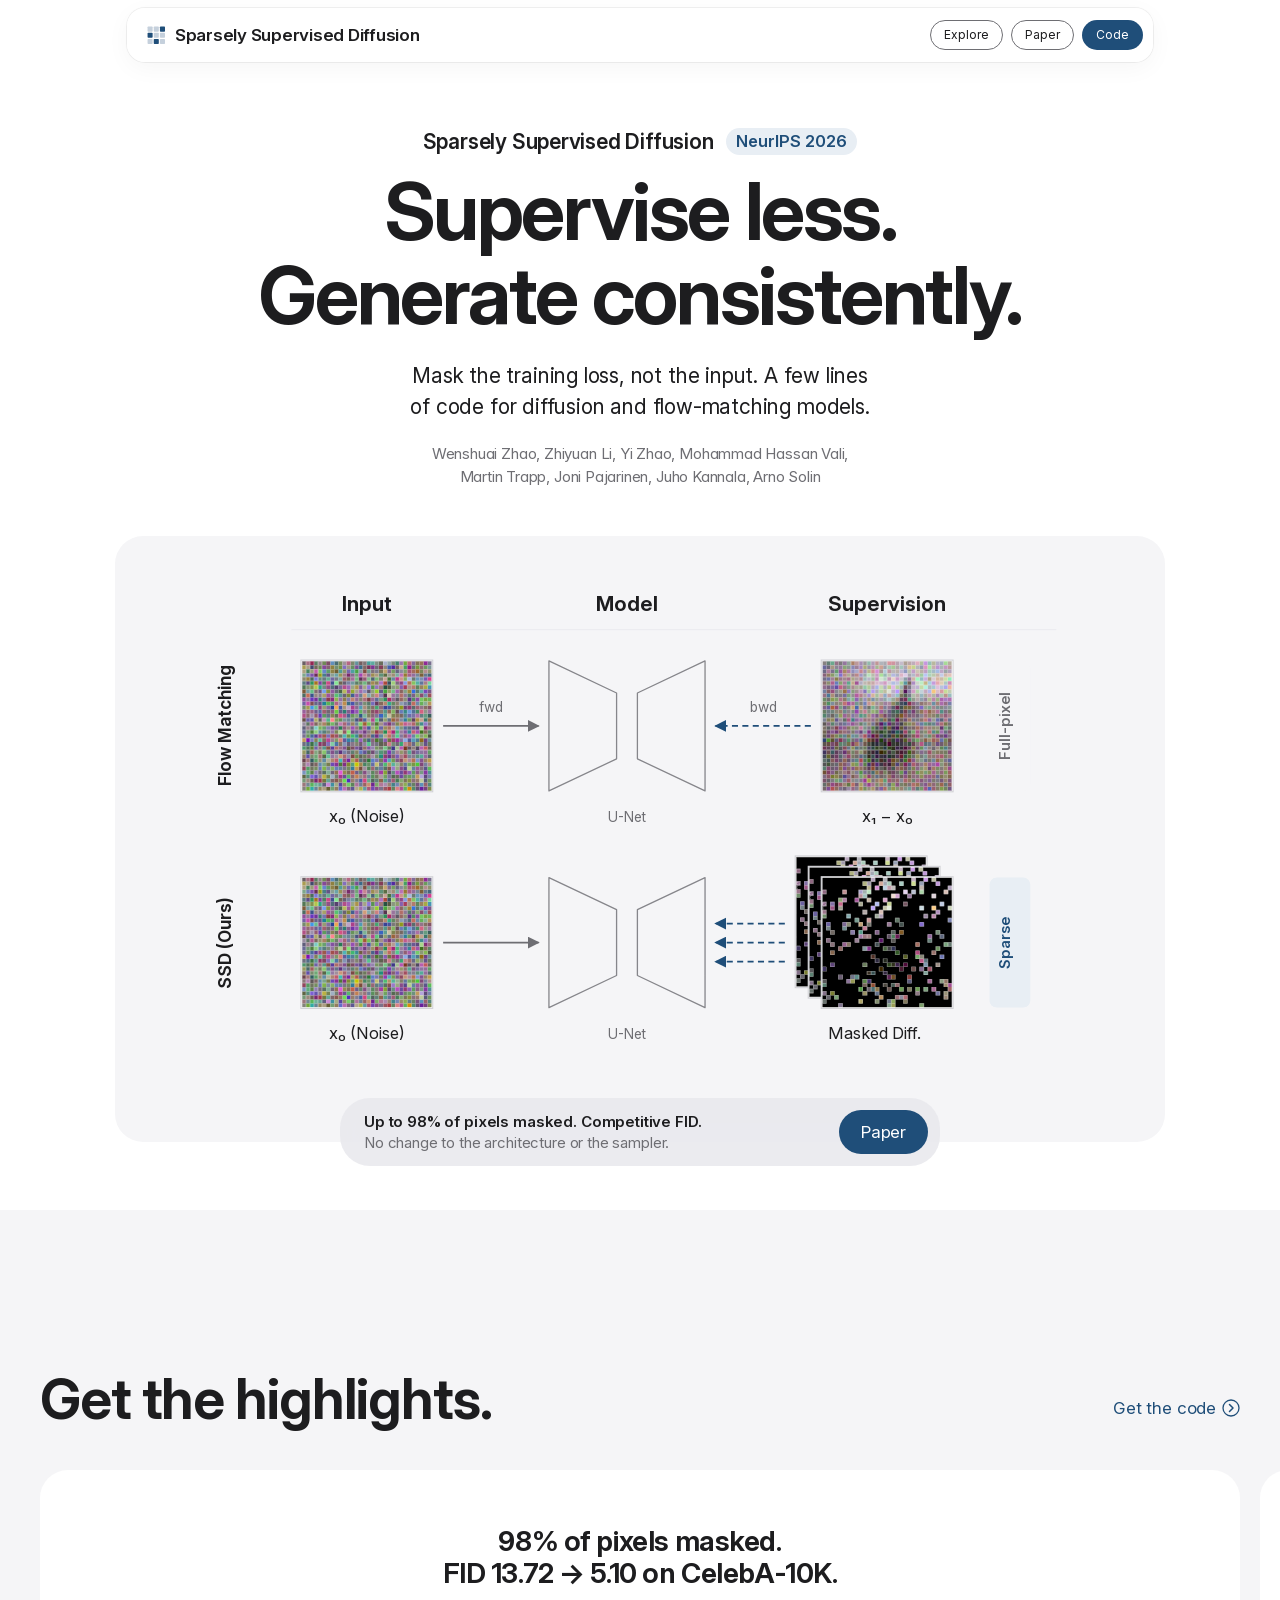
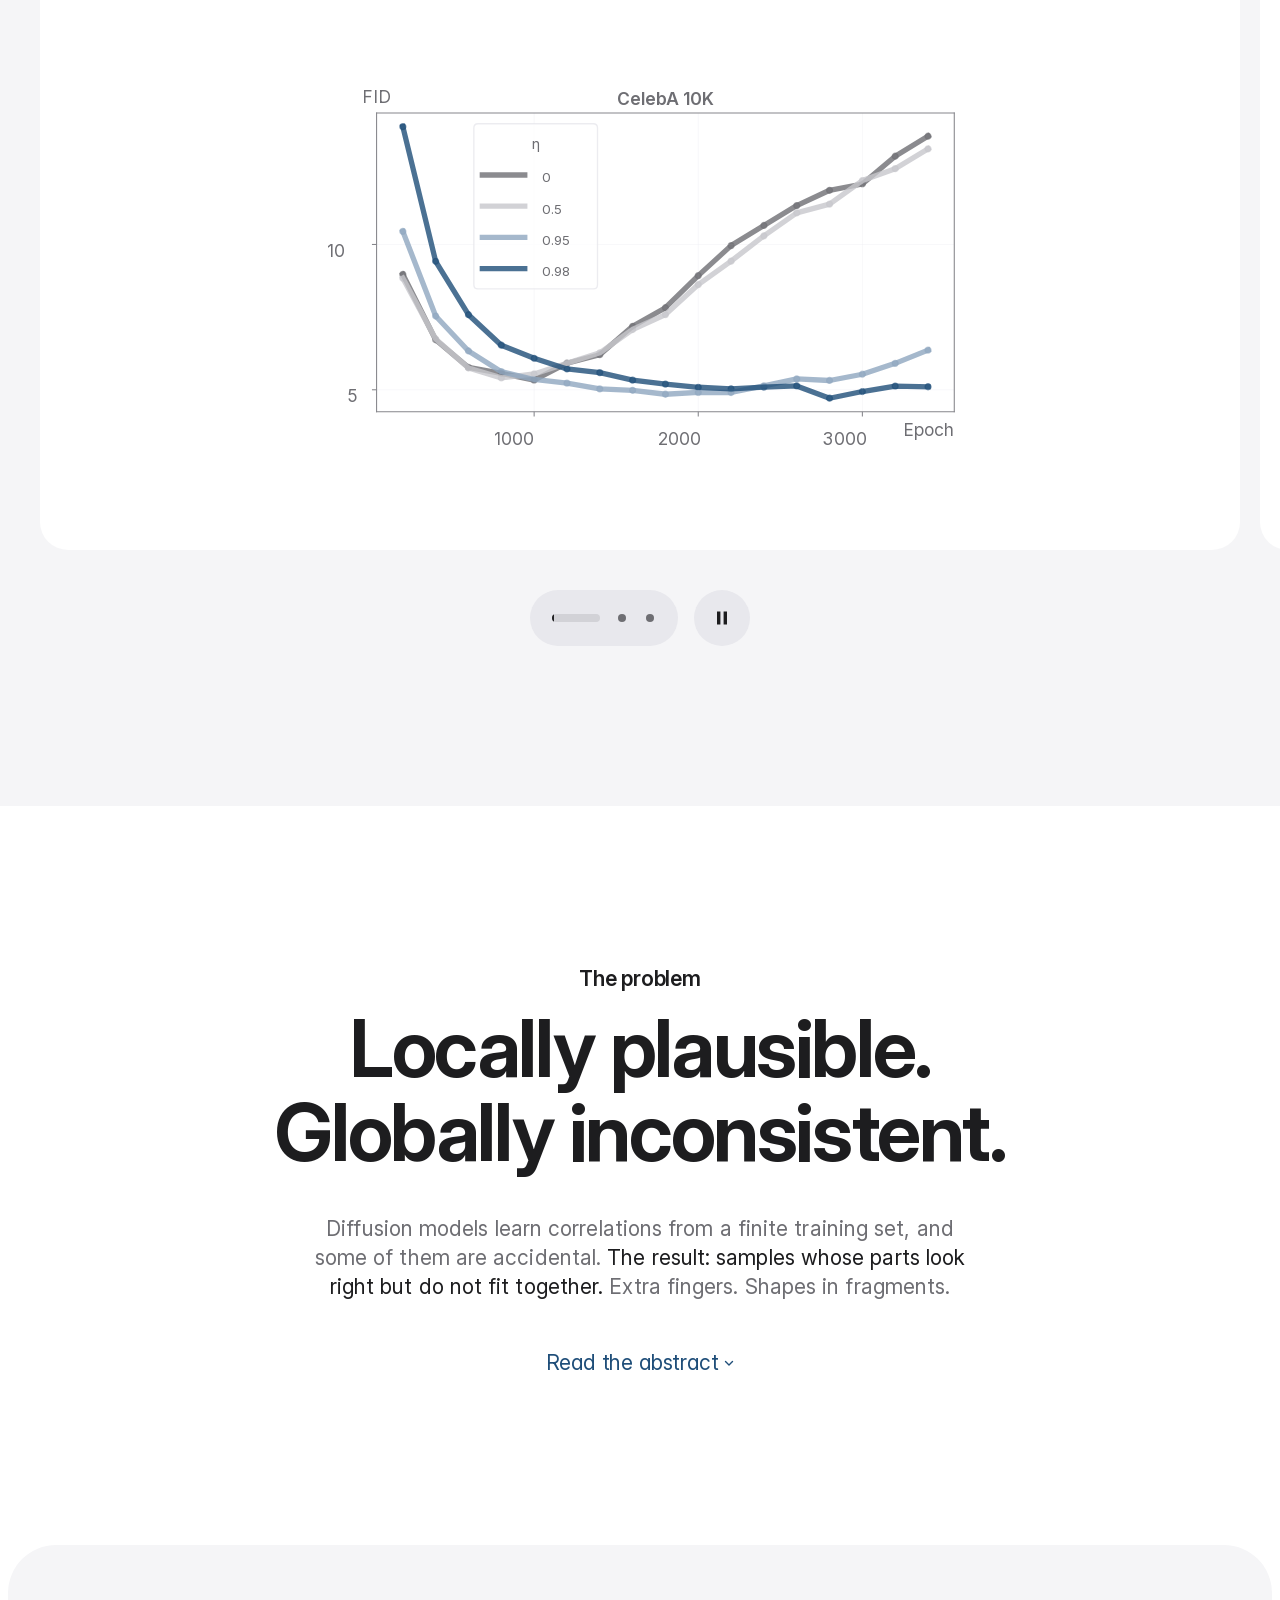
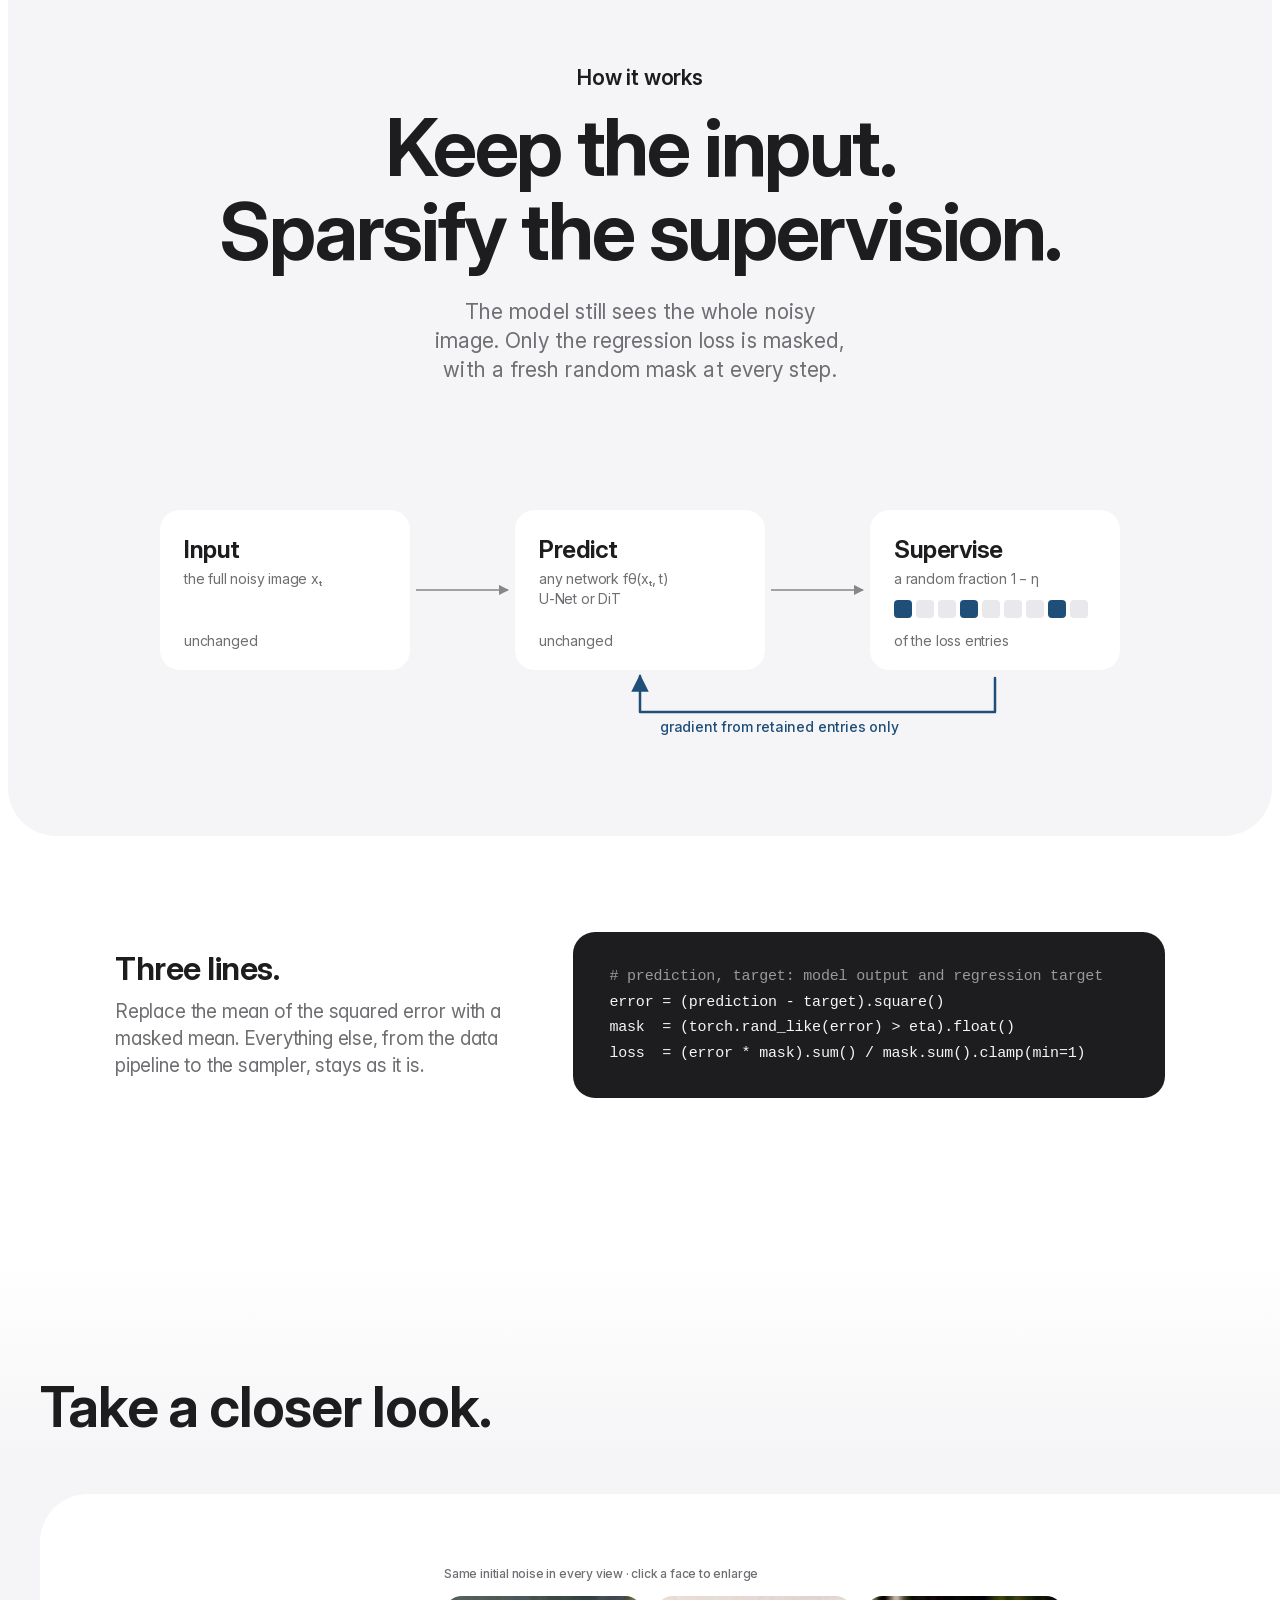
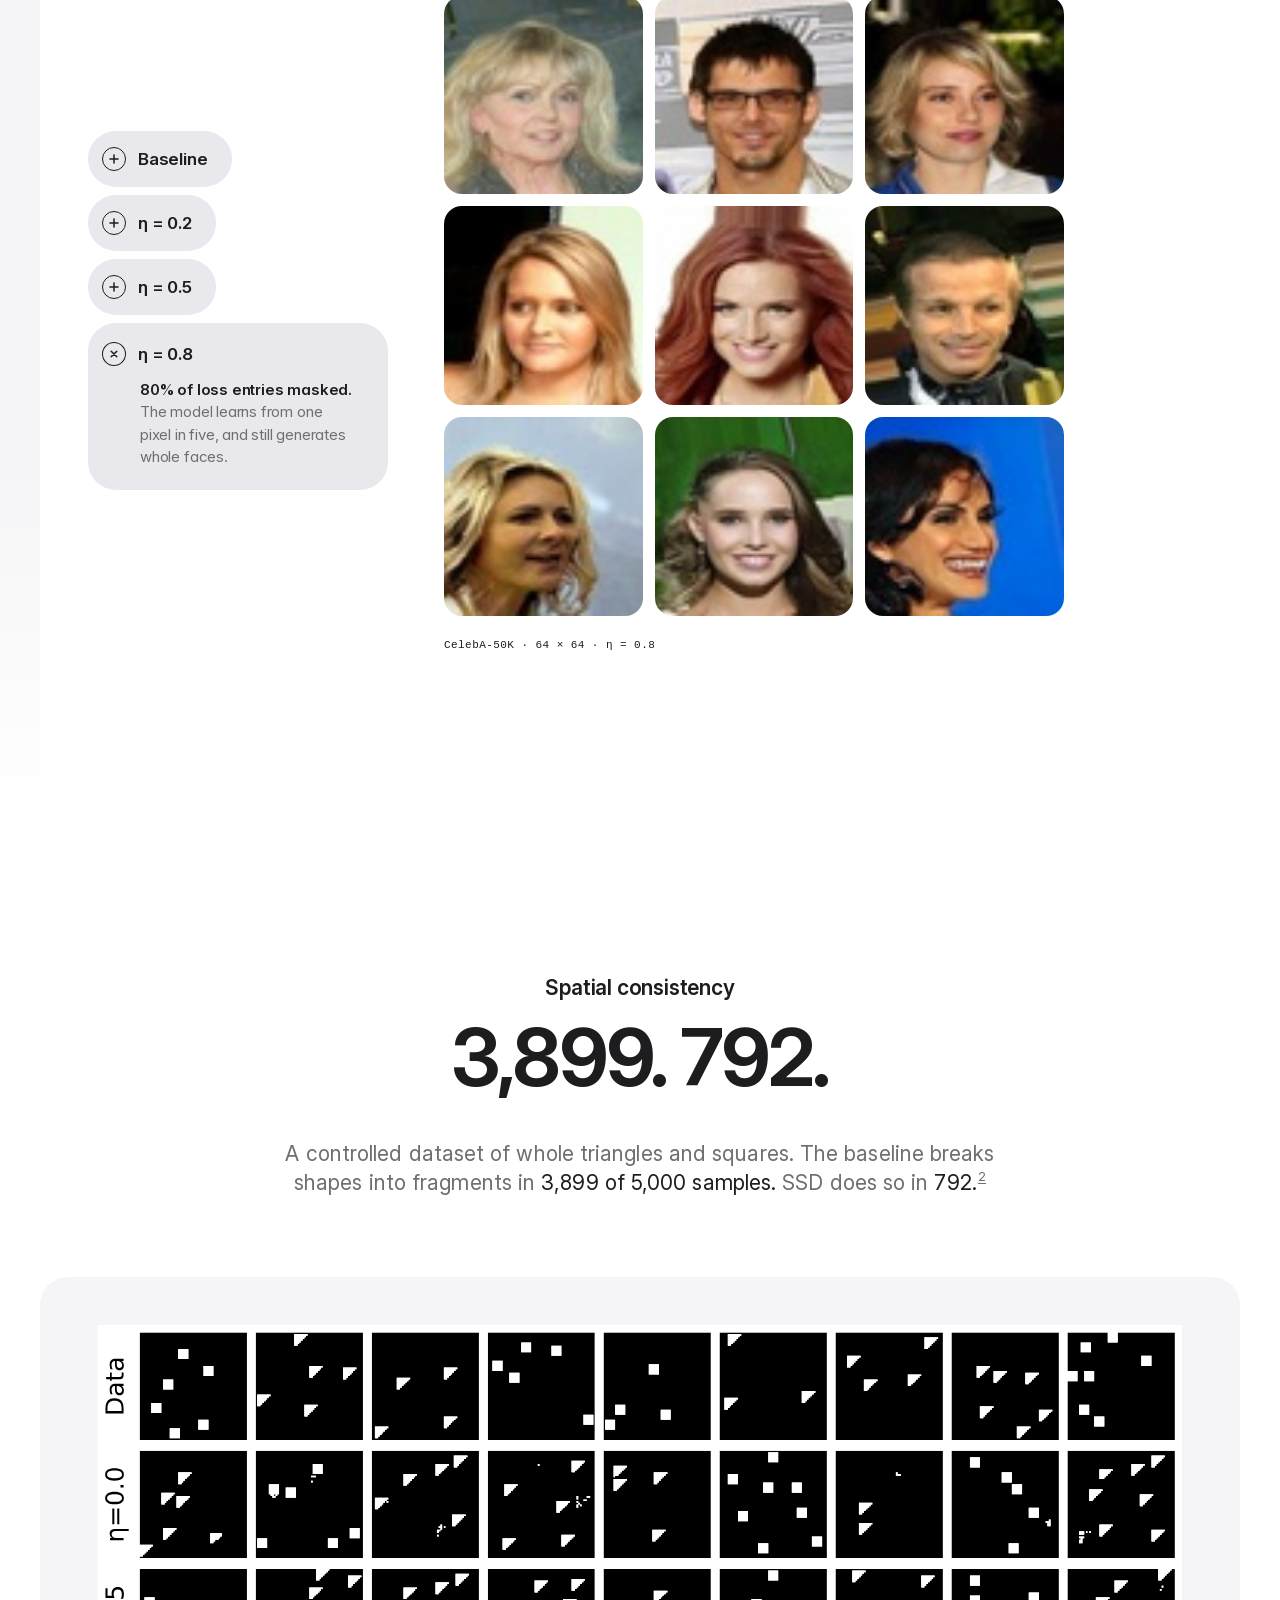
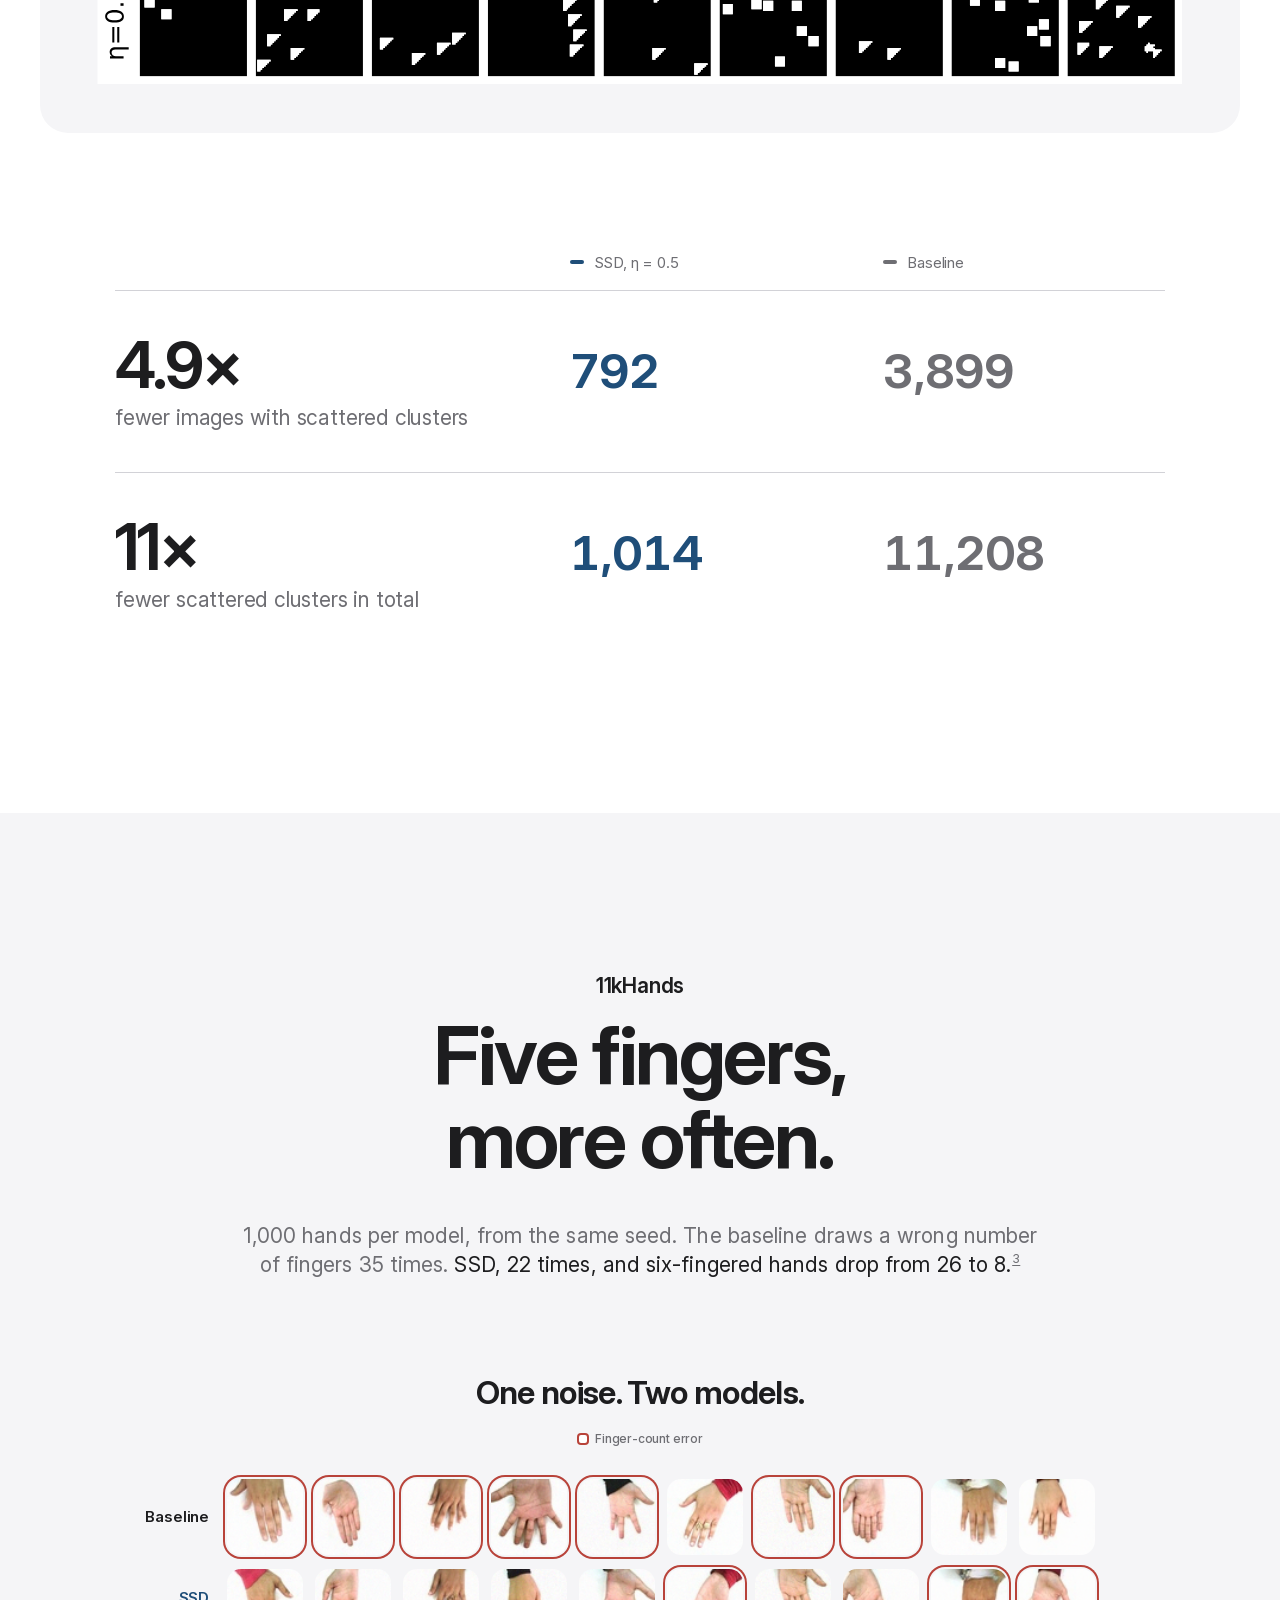
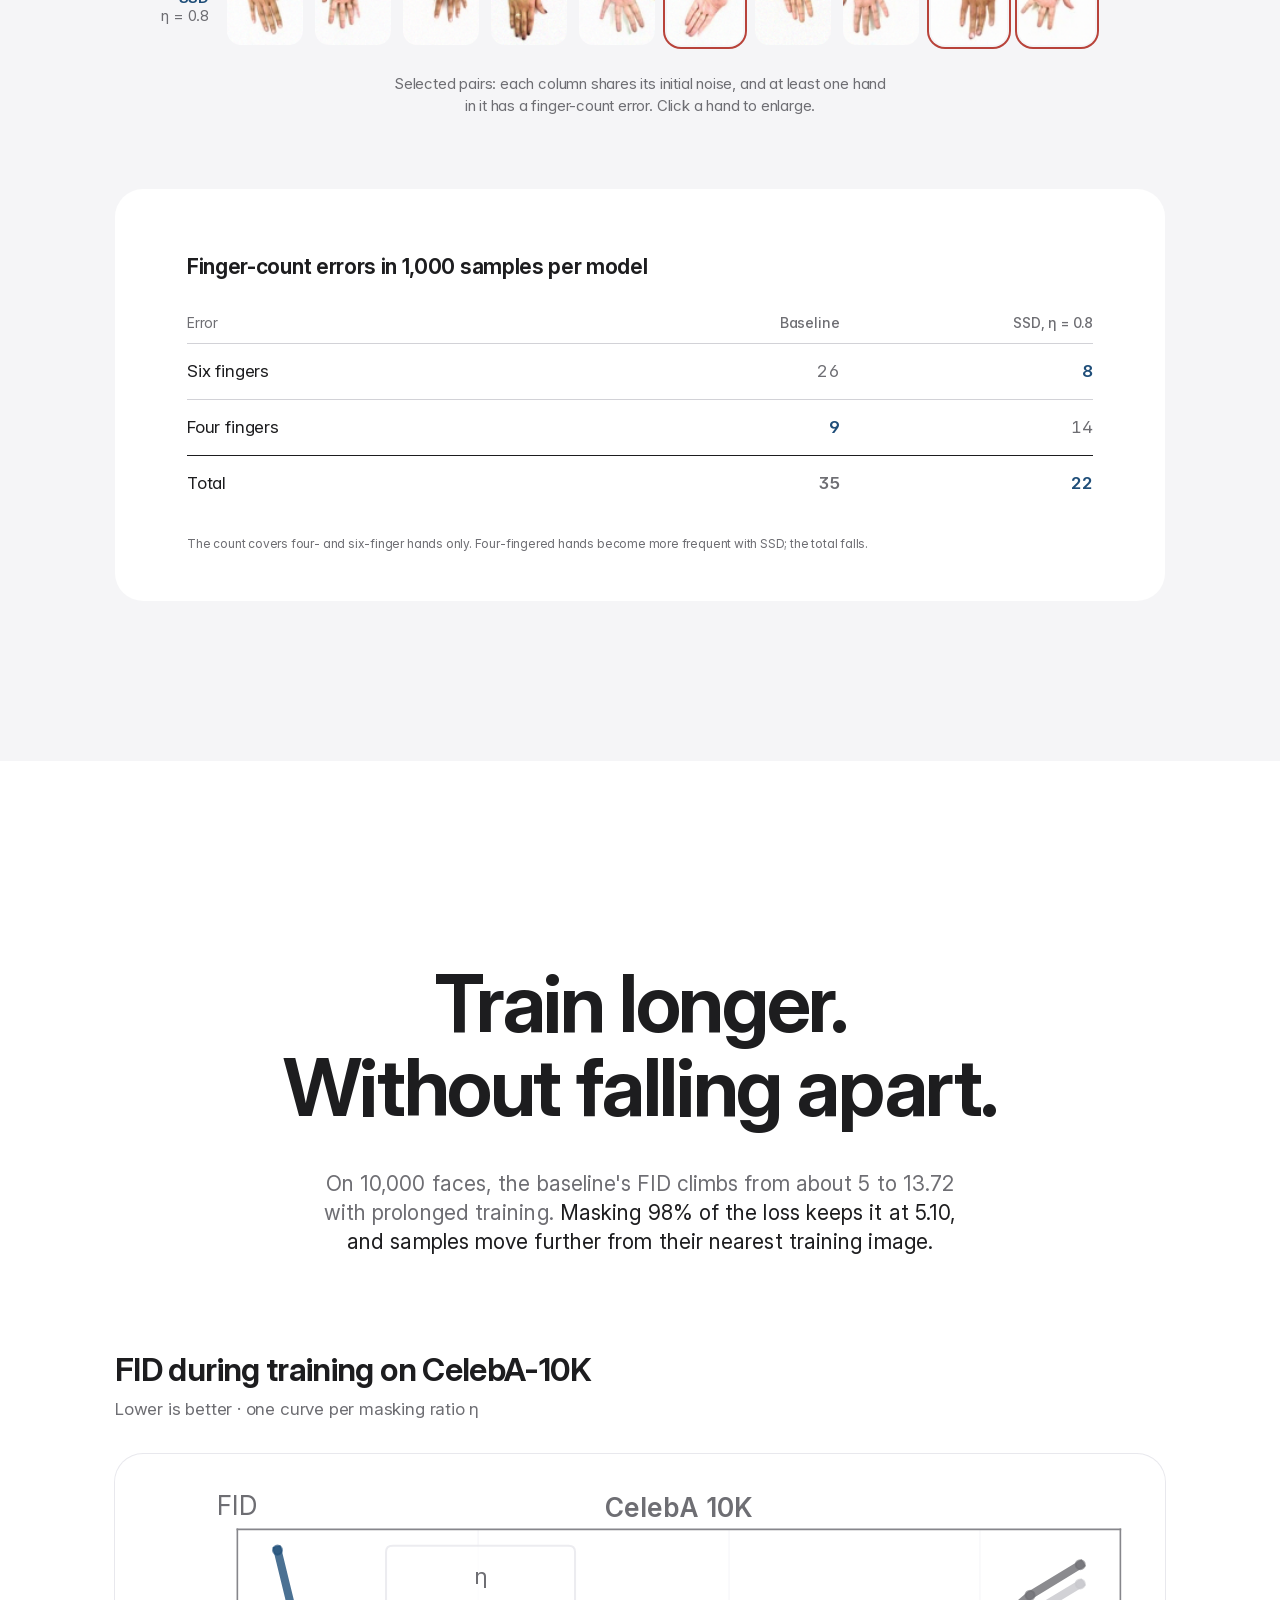
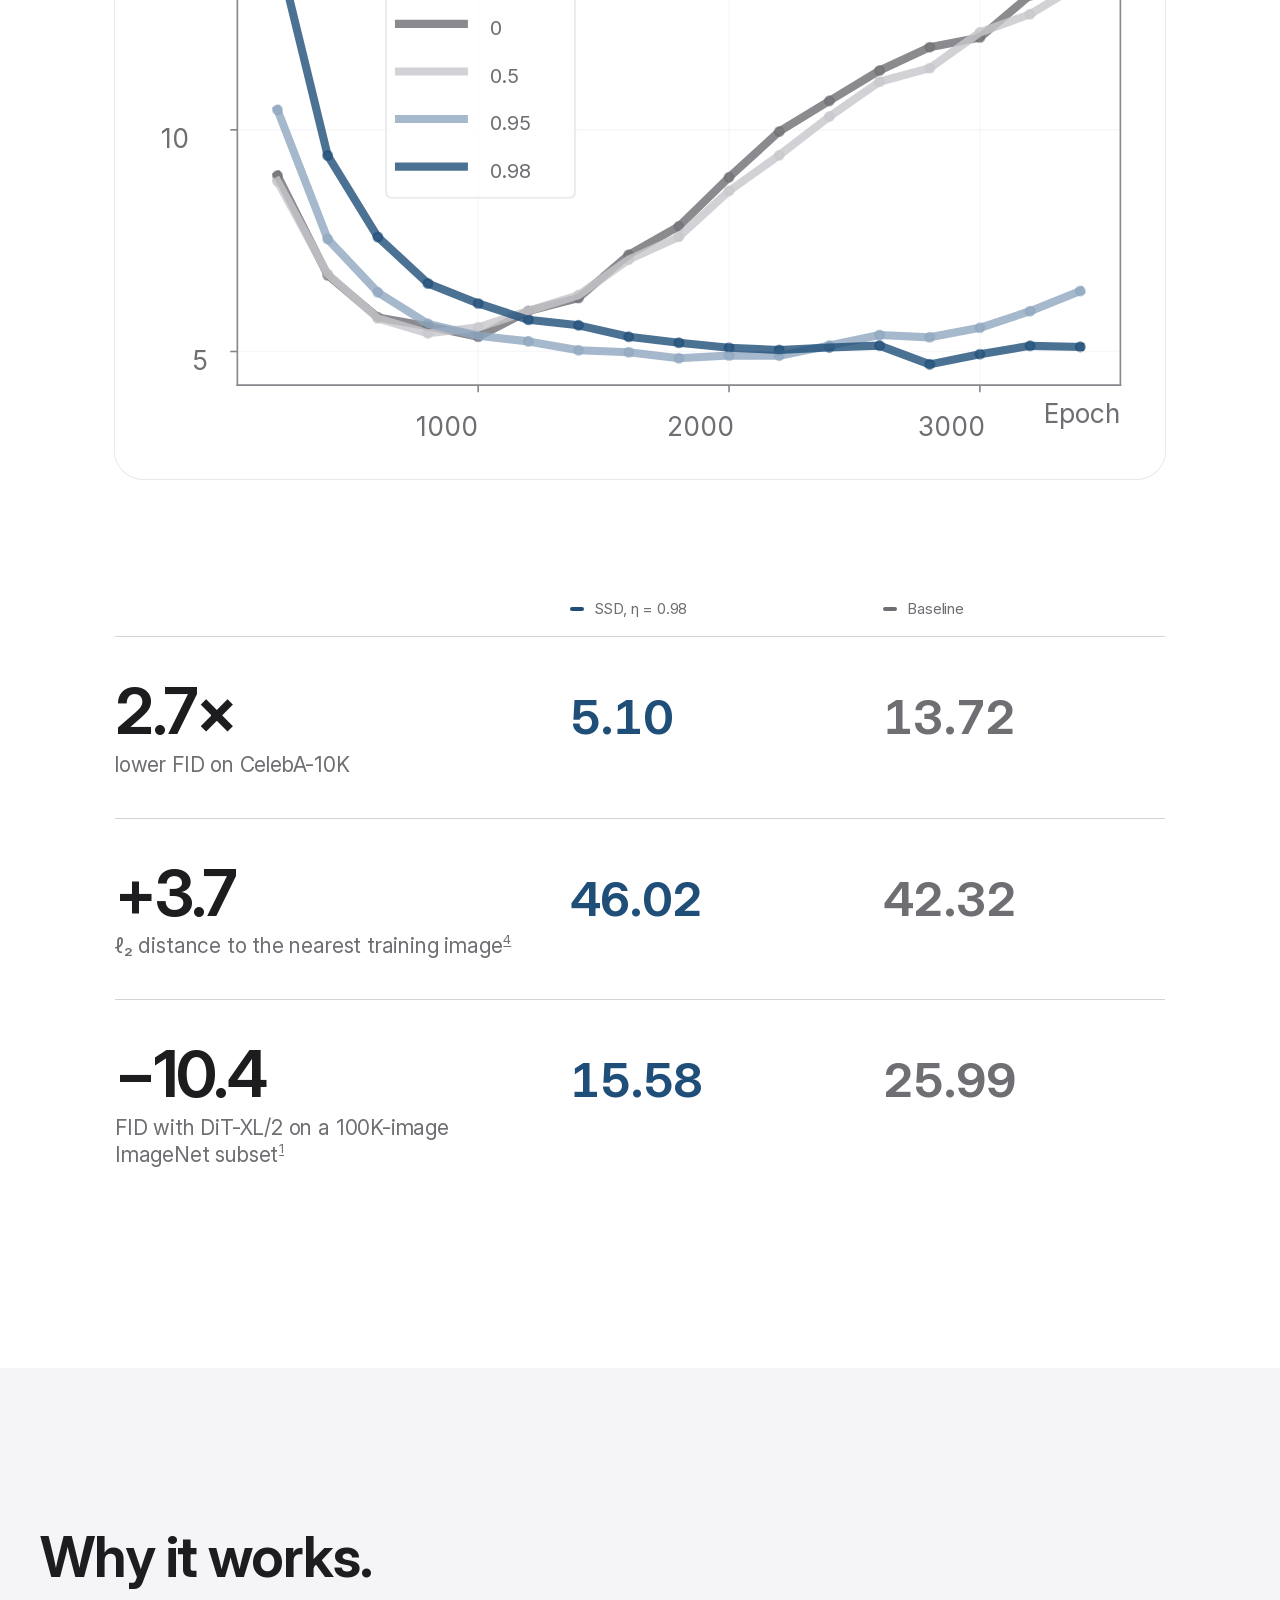
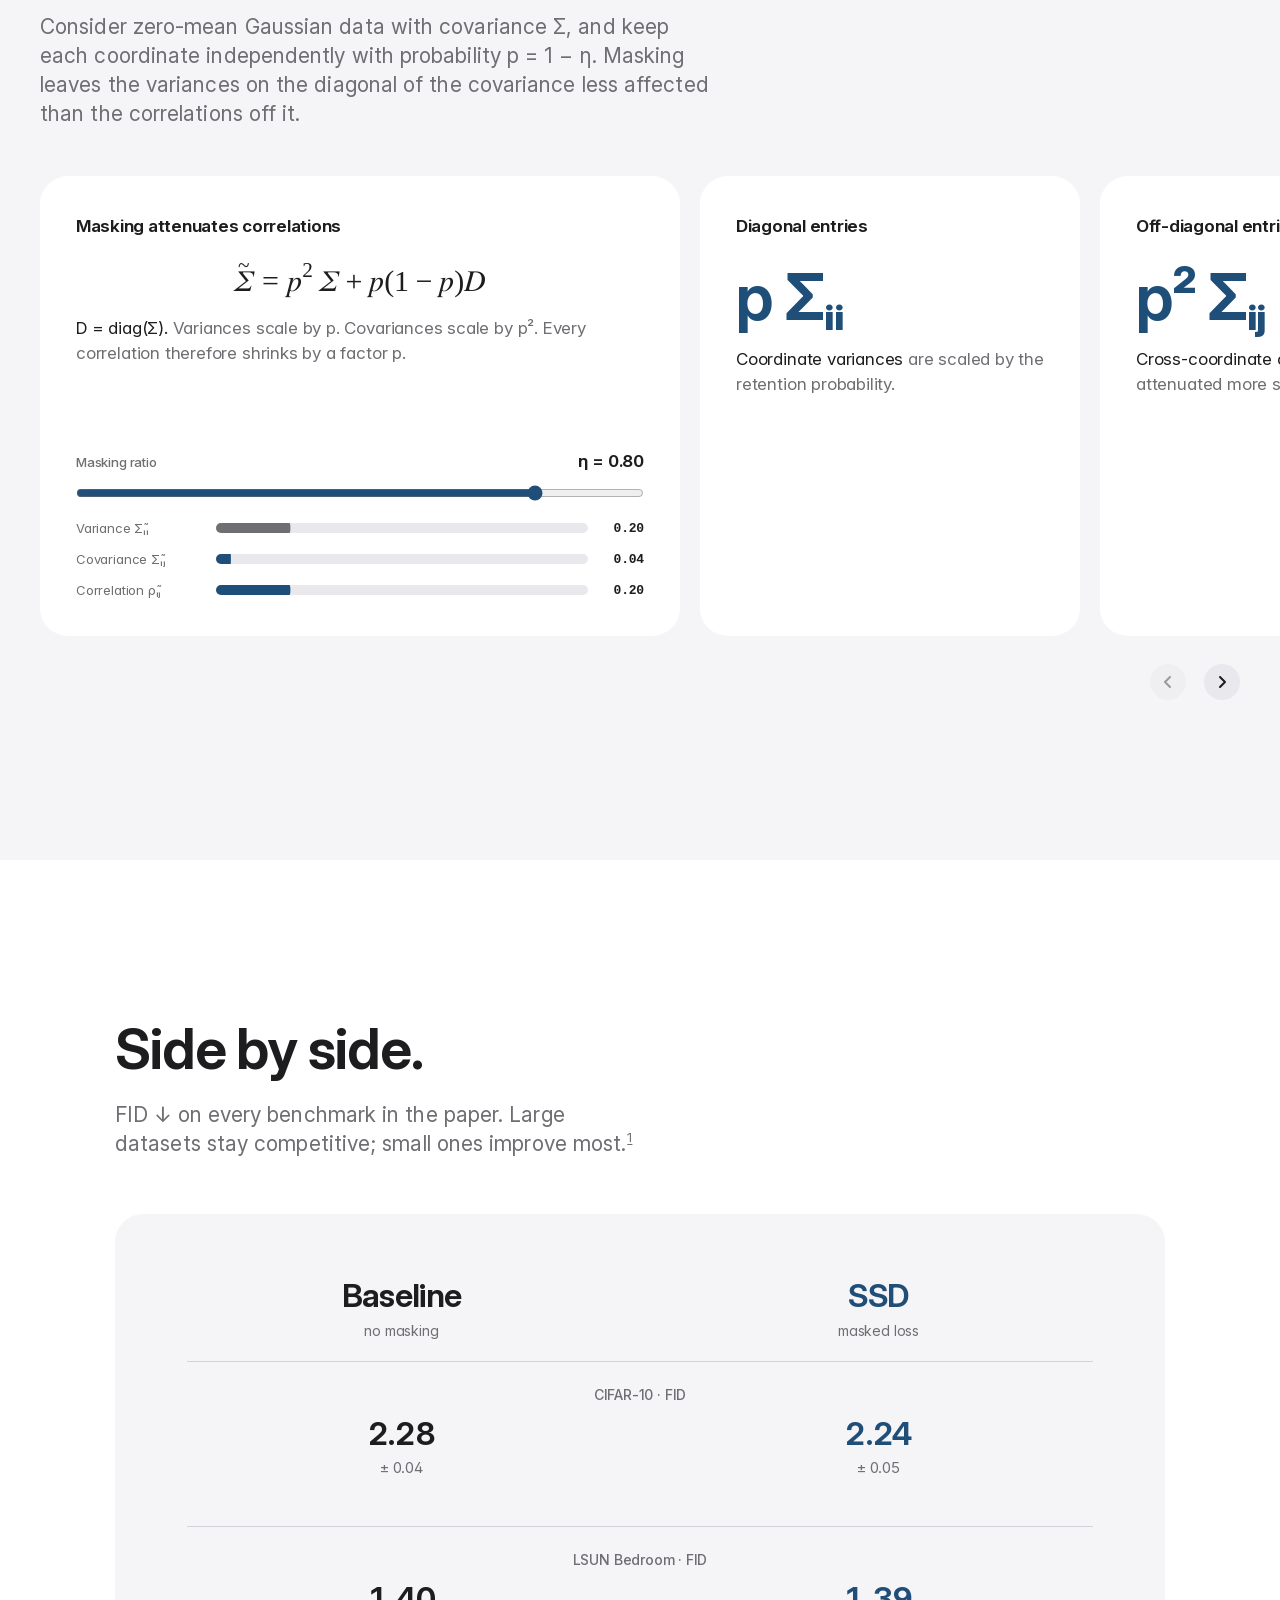
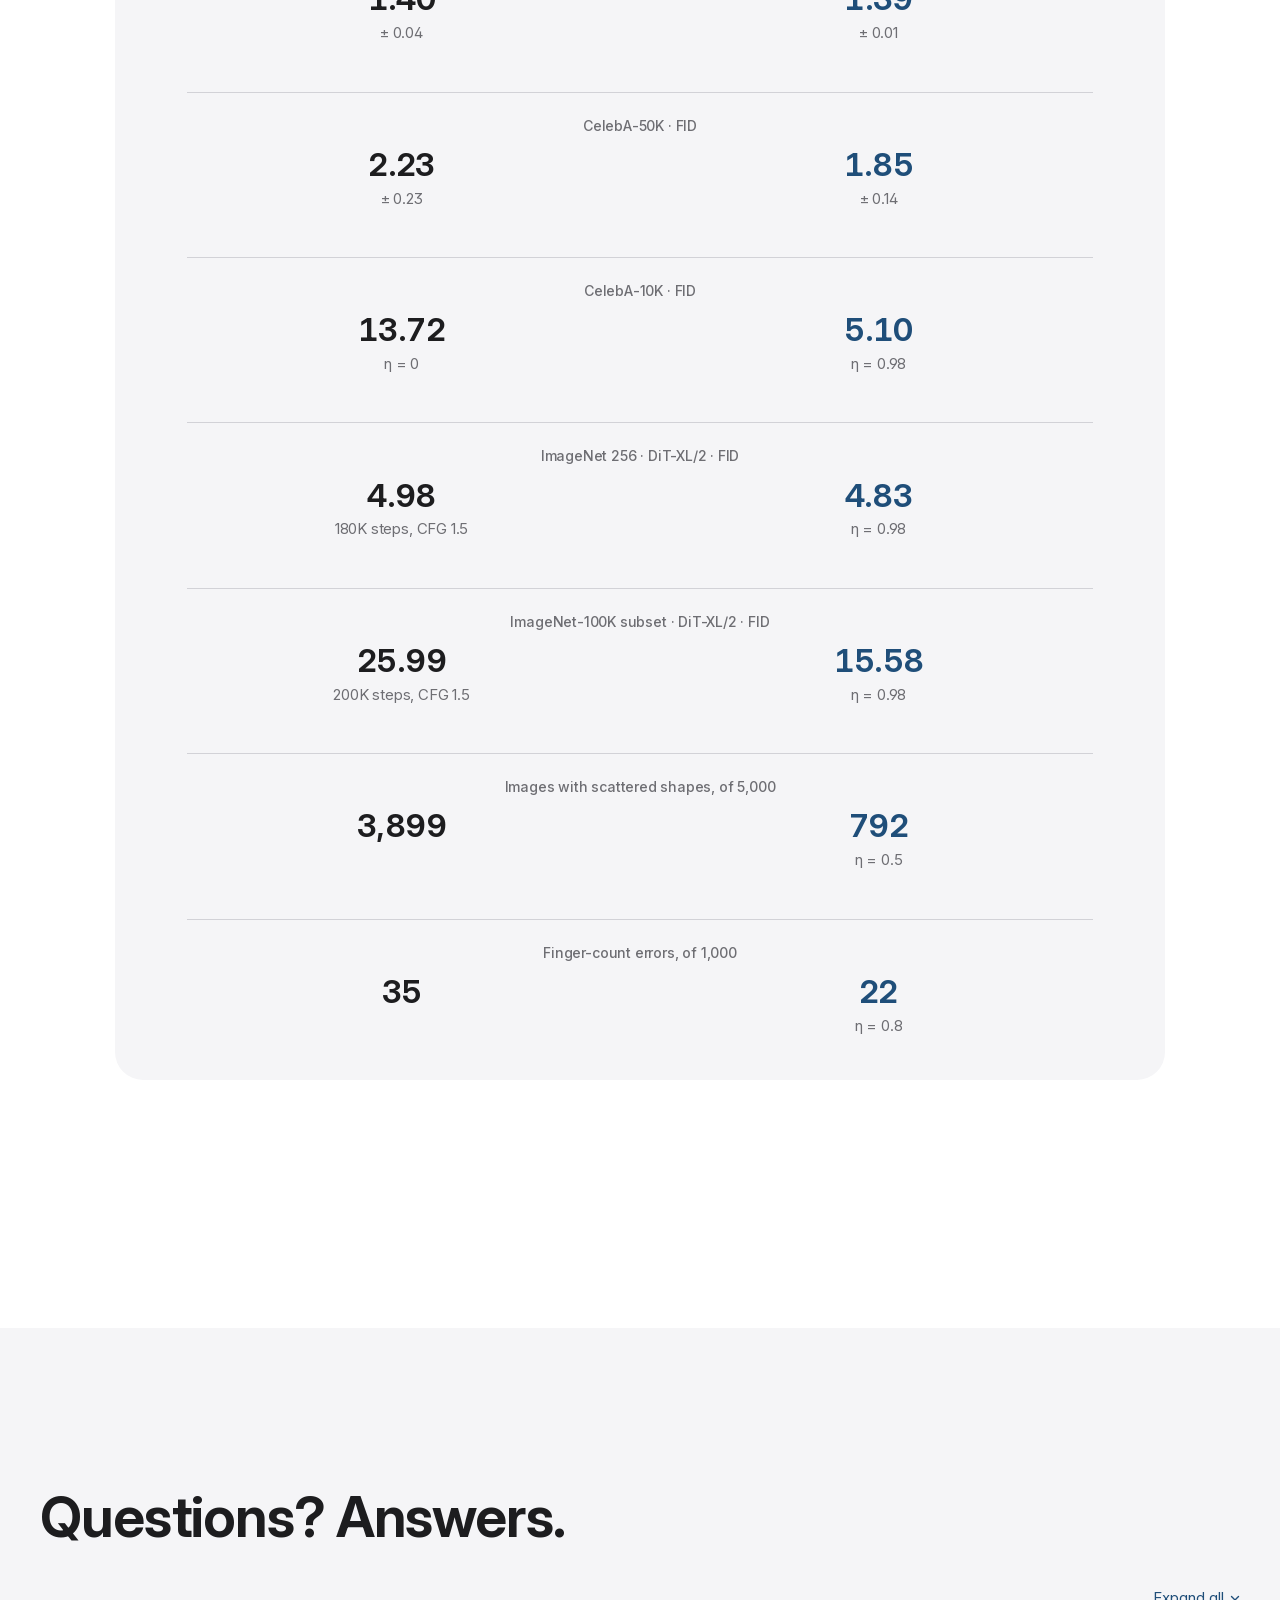
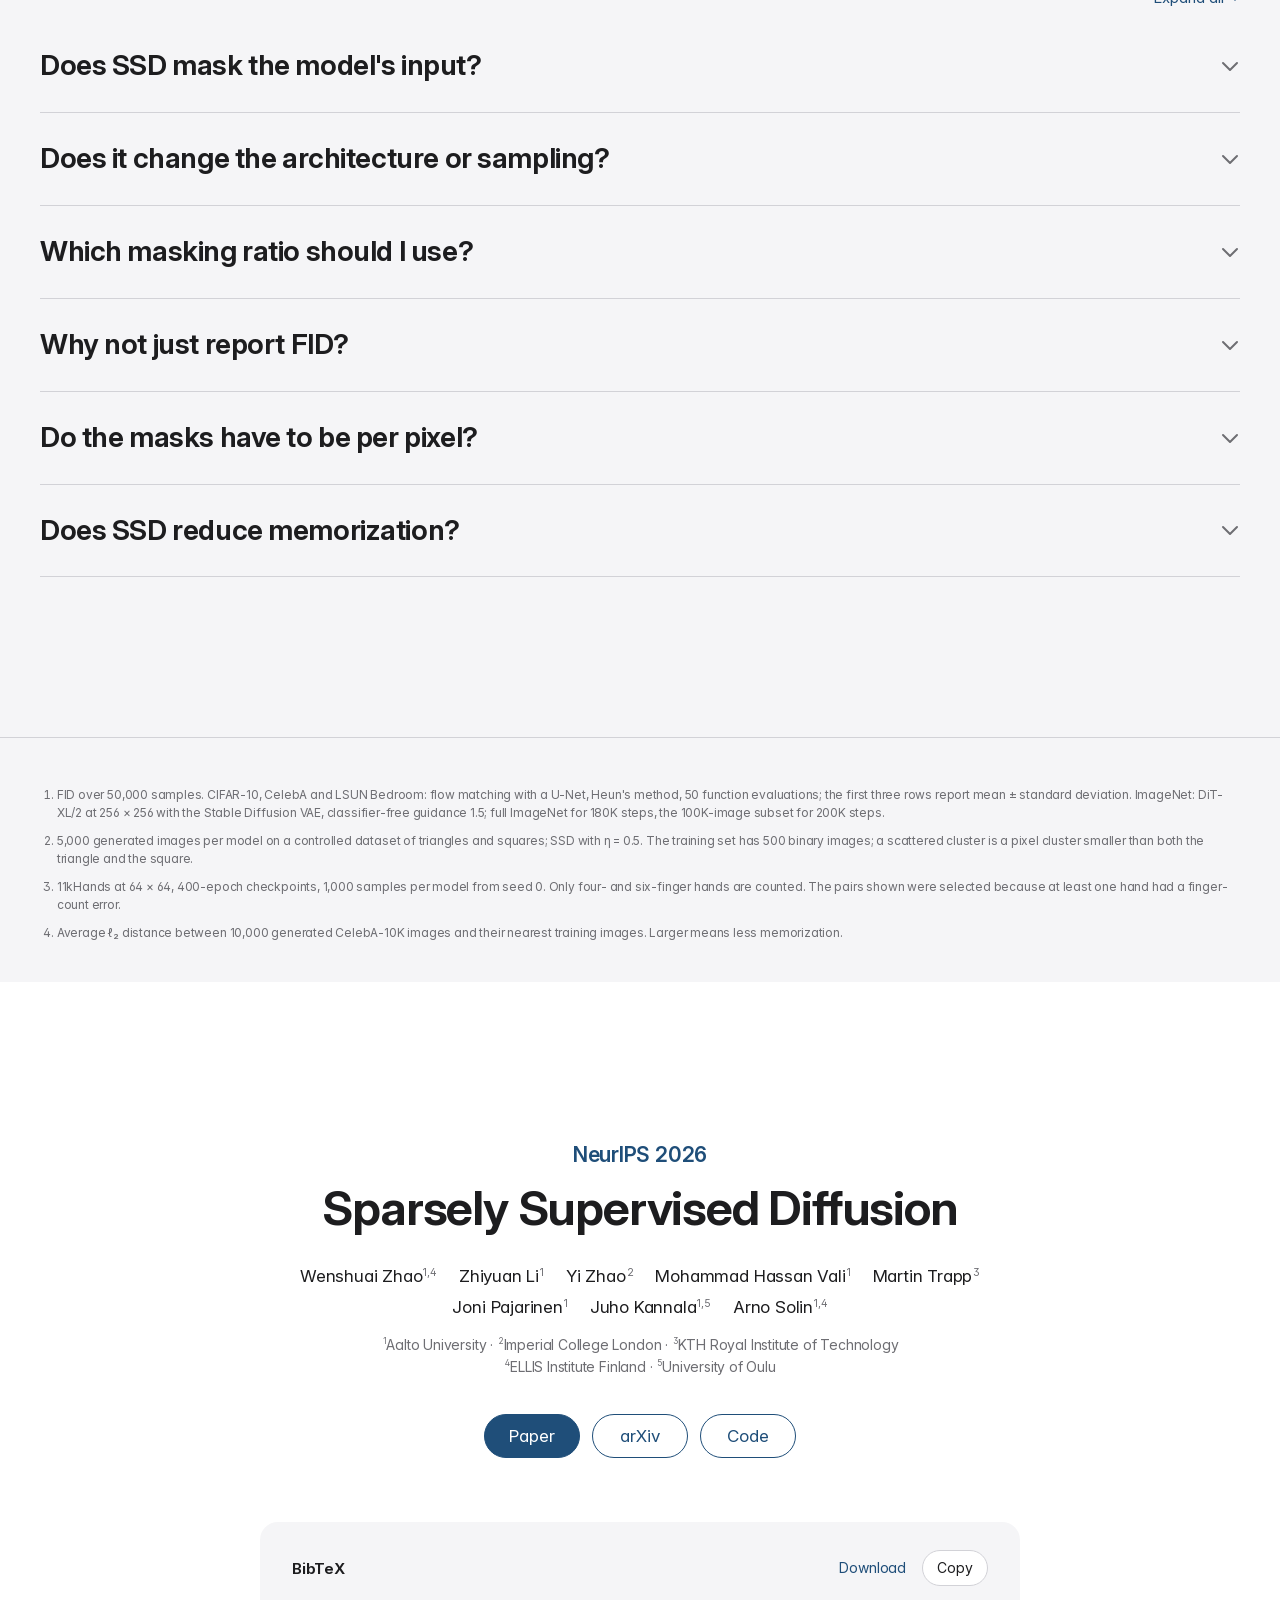
<file: docs/index.html>
<!doctype html>
<html lang="en">
<head>
<meta charset="utf-8">
<meta name="viewport" content="width=device-width, initial-scale=1, viewport-fit=cover">
<title>Sparsely Supervised Diffusion | NeurIPS 2026</title>
<meta name="description" content="Sparsely Supervised Diffusion (SSD), NeurIPS 2026. Mask the training loss, not the input: a few lines of code that reduce spatially inconsistent generation and stabilize training on small datasets.">
<meta name="keywords" content="diffusion models, flow matching, sparse supervision, spatial consistency, NeurIPS 2026">
<meta name="theme-color" content="#ffffff">
<link rel="canonical" href="https://aaltoml.github.io/ssd/">
<meta property="og:type" content="website">
<meta property="og:site_name" content="Sparsely Supervised Diffusion">
<meta property="og:title" content="Sparsely Supervised Diffusion — NeurIPS 2026">
<meta property="og:description" content="Mask the training loss, not the input. Fewer spatially inconsistent samples and stable training on small datasets, with up to 98% of pixels masked.">
<meta property="og:url" content="https://aaltoml.github.io/ssd/">
<meta property="og:image" content="https://aaltoml.github.io/ssd/docs/assets/og-image.png">
<meta property="og:image:width" content="1200">
<meta property="og:image:height" content="630">
<meta property="og:image:alt" content="Sparsely Supervised Diffusion, NeurIPS 2026: a sparse grid of supervised entries.">
<meta name="twitter:card" content="summary_large_image">
<link rel="icon" href="assets/favicon.svg" type="image/svg+xml">
<link rel="apple-touch-icon" href="assets/apple-touch-icon.png">
<link rel="preload" href="assets/fonts/InterVariable.woff2" as="font" type="font/woff2" crossorigin>
<link rel="stylesheet" href="styles.css?v=story-1">
<script>document.documentElement.classList.add("js")</script>
<script src="script.js?v=story-1" defer onerror="document.documentElement.classList.remove('js')"></script>
</head>
<body>
<a class="skip" href="#main">Skip to content</a>

<nav class="nav" aria-label="Sparsely Supervised Diffusion">
  <a class="nav-title" href="#top"><svg class="mark" viewBox="0 0 64 64" aria-hidden="true"><g fill="#c5d0dc"><rect x="2" y="2" width="18" height="18" rx="2.5"/><rect x="24" y="2" width="18" height="18" rx="2.5"/><rect x="24" y="24" width="18" height="18" rx="2.5"/><rect x="46" y="24" width="18" height="18" rx="2.5"/><rect x="2" y="46" width="18" height="18" rx="2.5"/><rect x="46" y="46" width="18" height="18" rx="2.5"/></g><g fill="var(--blue)"><rect x="46" y="2" width="18" height="18" rx="2.5"/><rect x="2" y="24" width="18" height="18" rx="2.5"/><rect x="24" y="46" width="18" height="18" rx="2.5"/></g></svg><span class="hide-sm">Sparsely Supervised Diffusion</span><span class="show-sm">SSD</span></a>
  <div class="explore">
    <button class="pill out" id="exploreBtn" type="button" aria-expanded="false" aria-controls="exploreMenu">Explore</button>
    <div class="explore-menu" id="exploreMenu" hidden>
      <a href="#highlights">Highlights</a>
      <a href="#problem">The problem</a>
      <a href="#method">How it works</a>
      <a href="#samples">CelebA samples</a>
      <a href="#consistency">Spatial consistency</a>
      <a href="#hands">Hands</a>
      <a href="#small-data">Small datasets</a>
      <a href="#theory">Why it works</a>
      <a href="#results">All results</a>
      <a href="#faq">Questions</a>
      <a href="#bibtex">Paper and citation</a>
    </div>
  </div>
  <a class="pill out hide-sm" href="https://arxiv.org/abs/2602.02699">Paper</a>
  <a class="pill solid" href="https://github.com/AaltoML/ssd">Code</a>
</nav>

<main id="main">

<!-- HERO -->
<section class="hero" id="top">
  <div class="wrap">
    <p class="eyebrow rv">Sparsely Supervised Diffusion <span class="venue">NeurIPS 2026</span></p>
    <h1 class="hx rv">Supervise less. <br>Generate consistently.</h1>
    <p class="hero-sub rv">Mask the training loss, not the input. A few lines of code for diffusion and flow-matching models.</p>
    <p class="hero-authors rv"><span class="nw">Wenshuai Zhao</span>, <span class="nw">Zhiyuan Li</span>, <span class="nw">Yi Zhao</span>, <span class="nw">Mohammad Hassan Vali</span>, <span class="nw">Martin Trapp</span>, <span class="nw">Joni Pajarinen</span>, <span class="nw">Juho Kannala</span>, <span class="nw">Arno Solin</span></p>
  </div>
  <div class="wrap-mid hero-stage">
    <figure class="ph figure-ph rv">
      <img src="assets/method-overview-figure2.svg" width="1100" height="570" alt="Figure 2 of the paper. Flow matching and SSD take the same full noise input and the same U-Net. Flow matching supervises every pixel of the target; SSD supervises a stack of sparse, randomly masked views of the target.">
    </figure>
    <div class="buy">
      <p>Up to 98% of pixels masked. Competitive FID.<span>No change to the architecture or the sampler.</span></p>
      <a class="cta" href="https://arxiv.org/abs/2602.02699">Paper</a>
    </div>
  </div>
</section>

<!-- HIGHLIGHTS -->
<section class="sec band clip" id="highlights" aria-roledescription="carousel" aria-label="Highlights">
  <div class="wrap headrow">
    <h2 class="hl-head rv">Get the highlights.</h2>
    <a class="lnk rv" href="https://github.com/AaltoML/ssd">Get the code <svg viewBox="0 0 18 18" aria-hidden="true"><circle cx="9" cy="9" r="8" fill="none" stroke="currentColor" stroke-width="1.3"/><path d="M7.5 5.5L11 9l-3.5 3.5" fill="none" stroke="currentColor" stroke-width="1.5" stroke-linecap="round" stroke-linejoin="round"/></svg></a>
  </div>
  <div class="track hl-track" id="hlTrack">
    <article class="hcard" aria-roledescription="slide" aria-label="1 of 3">
      <h3>98% of pixels masked. <br>FID 13.72 → 5.10 on CelebA‑10K.</h3>
      <div class="hc-body"><img src="assets/celeba10k-training.svg" width="485" height="280" alt="FID against training epochs on CelebA-10K. Without masking and at a masking ratio of 0.5, FID climbs from about 5 to above 13 with prolonged training. At masking ratios of 0.95 and 0.98 it stays near 5." loading="lazy"></div>
    </article>
    <article class="hcard" aria-roledescription="slide" aria-label="2 of 3">
      <h3>Scattered shapes in 3,899 of 5,000 images. <br>With SSD, in 792.</h3>
      <div class="hc-body"><img src="assets/spatial-consistency.svg" width="1050" height="347" alt="Rows of black images with white triangles and squares: training data on top, baseline samples in the middle with many scattered fragments, SSD samples at the bottom with mostly whole shapes." loading="lazy"></div>
    </article>
    <article class="hcard" aria-roledescription="slide" aria-label="3 of 3">
      <h3>The same noise, the same seed. <br>Finger-count errors 35 → 22.</h3>
      <div class="hc-body hc-hands">
        <div class="hh-row"><span>Baseline</span><img class="err" src="assets/hands-baseline-1.png" alt="Baseline hand 1, wrong number of fingers" loading="lazy"><img class="err" src="assets/hands-baseline-2.png" alt="Baseline hand 2, wrong number of fingers" loading="lazy"><img class="err" src="assets/hands-baseline-3.png" alt="Baseline hand 3, wrong number of fingers" loading="lazy"><img class="err" src="assets/hands-baseline-7.png" alt="Baseline hand 7, wrong number of fingers" loading="lazy"><img class="err" src="assets/hands-baseline-8.png" alt="Baseline hand 8, wrong number of fingers" loading="lazy"></div>
        <div class="hh-row"><span>SSD</span><img src="assets/hands-ssd-1.png" alt="SSD hand 1 from the same noise" loading="lazy"><img src="assets/hands-ssd-2.png" alt="SSD hand 2 from the same noise" loading="lazy"><img src="assets/hands-ssd-3.png" alt="SSD hand 3 from the same noise" loading="lazy"><img src="assets/hands-ssd-7.png" alt="SSD hand 7 from the same noise" loading="lazy"><img src="assets/hands-ssd-8.png" alt="SSD hand 8 from the same noise" loading="lazy"></div>
      </div>
    </article>
  </div>
  <div class="pager-row">
    <div class="pager" id="hlPager" role="group" aria-label="Choose a highlight"></div>
    <button class="playbtn" id="hlPlay" type="button" aria-label="Pause highlights"><svg viewBox="0 0 18 18" aria-hidden="true"><path id="hlPlayIcon" d="M4 2.5h3.4v13H4zM10.6 2.5H14v13h-3.4z" fill="currentColor"/></svg></button>
  </div>
</section>

<!-- PROBLEM -->
<section class="sec" id="problem">
  <div class="wrap-copy story-head">
    <p class="eyebrow rv">The problem</p>
    <h2 class="hx rv">Locally plausible. <br>Globally inconsistent.</h2>
    <p class="lede rv">Diffusion models learn correlations from a finite training set, and some of them are accidental. <b>The result: samples whose parts look right but do not fit together.</b> Extra fingers. Shapes in fragments.</p>
  </div>
  <div class="wrap-copy abstract rv">
    <details>
      <summary>Read the abstract <svg viewBox="0 0 10 10" aria-hidden="true"><path d="M1.5 3.5L5 7l3.5-3.5" fill="none" stroke="currentColor" stroke-width="1.4" stroke-linecap="round" stroke-linejoin="round"/></svg></summary>
      <p>Diffusion models have shown remarkable success across a wide range of generative tasks. However, they often suffer from spatially inconsistent generation, arguably due to excessive correlations learned by the model. This can produce samples that are locally plausible but globally inconsistent. We propose a principled method to mitigate this issue. Our method, sparsely supervised diffusion (SSD), is a simple yet effective masking framework that can be implemented with only a few lines of code. We analytically show that SSD fundamentally alters diffusion model training by modifying the spectrum of the data covariance and that it suppresses correlations in the data covariance matrix. Experiments show that our method more accurately approximates the underlying population score function, reduces memorization on small datasets, and promotes the use of essential contextual information during generation. Moreover, even when up to 98% of pixels are masked, it achieves competitive FID scores across a range of datasets and avoids the training instability commonly observed on small datasets.</p>
    </details>
  </div>
</section>

<!-- HOW IT WORKS -->
<section class="lp" id="method" aria-label="How it works">
  <div class="lp-card">
    <div class="lp-head">
      <p class="eyebrow rv">How it works</p>
      <h2 class="hx rv">Keep the input. <br>Sparsify the supervision.</h2>
      <p class="lede rv">The model still sees the whole noisy image. Only the regression loss is masked, with a fresh random mask at every step.</p>
    </div>
    <svg class="lp-svg h" viewBox="0 0 1000 300" aria-hidden="true">
      <defs><marker id="lpAh" viewBox="0 0 10 10" refX="9" refY="5" markerWidth="7" markerHeight="7" orient="auto"><path d="M0 0L10 5L0 10z" fill="#86868b"/></marker>
      <marker id="lpAhb" viewBox="0 0 10 10" refX="9" refY="5" markerWidth="7" markerHeight="7" orient="auto"><path d="M0 0L10 5L0 10z" fill="#1f4e79"/></marker></defs>
      <g class="lp-nd" data-n="0"><rect x="20" y="70" width="250" height="160" rx="20"/><text class="t" x="44" y="118">Input</text><text class="s" x="44" y="144">the full noisy image xₜ</text><text class="s" x="44" y="206">unchanged</text></g>
      <g class="lp-nd" data-n="1"><rect x="375" y="70" width="250" height="160" rx="20"/><text class="t" x="399" y="118">Predict</text><text class="s" x="399" y="144">any network fθ(xₜ, t)</text><text class="s" x="399" y="164">U-Net or DiT</text><text class="s" x="399" y="206">unchanged</text></g>
      <g class="lp-nd" data-n="2"><rect x="730" y="70" width="250" height="160" rx="20"/><text class="t" x="754" y="118">Supervise</text><text class="s" x="754" y="144">a random fraction 1 − η</text>
        <g class="lp-grid"><rect x="754" y="160" width="18" height="18" rx="4" class="k"/><rect x="776" y="160" width="18" height="18" rx="4"/><rect x="798" y="160" width="18" height="18" rx="4"/><rect x="820" y="160" width="18" height="18" rx="4" class="k"/><rect x="842" y="160" width="18" height="18" rx="4"/><rect x="864" y="160" width="18" height="18" rx="4"/><rect x="886" y="160" width="18" height="18" rx="4"/><rect x="908" y="160" width="18" height="18" rx="4" class="k"/><rect x="930" y="160" width="18" height="18" rx="4"/></g>
        <text class="s" x="754" y="206">of the loss entries</text></g>
      <path class="lp-ar" d="M276 150H368" marker-end="url(#lpAh)"/>
      <path class="lp-ar" d="M631 150H723" marker-end="url(#lpAh)"/>
      <path class="lp-bptt" d="M855 238V272H500V236" marker-end="url(#lpAhb)"/>
      <text class="lp-bl" x="520" y="292">gradient from retained entries only</text>
    </svg>
    <svg class="lp-svg v" viewBox="0 0 340 640" aria-hidden="true">
      <defs><marker id="lpAh2" viewBox="0 0 10 10" refX="9" refY="5" markerWidth="7" markerHeight="7" orient="auto"><path d="M0 0L10 5L0 10z" fill="#86868b"/></marker>
      <marker id="lpAhb2" viewBox="0 0 10 10" refX="9" refY="5" markerWidth="7" markerHeight="7" orient="auto"><path d="M0 0L10 5L0 10z" fill="#1f4e79"/></marker></defs>
      <g class="lp-nd" data-n="0"><rect x="40" y="10" width="250" height="130" rx="20"/><text class="t" x="62" y="54">Input</text><text class="s" x="62" y="80">the full noisy image xₜ</text><text class="s" x="62" y="112">unchanged</text></g>
      <g class="lp-nd" data-n="1"><rect x="40" y="200" width="250" height="130" rx="20"/><text class="t" x="62" y="244">Predict</text><text class="s" x="62" y="270">any network fθ(xₜ, t)</text><text class="s" x="62" y="302">U-Net or DiT</text></g>
      <g class="lp-nd" data-n="2"><rect x="40" y="390" width="250" height="150" rx="20"/><text class="t" x="62" y="434">Supervise</text><text class="s" x="62" y="460">a random fraction 1 − η</text>
        <g class="lp-grid"><rect x="62" y="474" width="18" height="18" rx="4" class="k"/><rect x="84" y="474" width="18" height="18" rx="4"/><rect x="106" y="474" width="18" height="18" rx="4"/><rect x="128" y="474" width="18" height="18" rx="4" class="k"/><rect x="150" y="474" width="18" height="18" rx="4"/><rect x="172" y="474" width="18" height="18" rx="4"/><rect x="194" y="474" width="18" height="18" rx="4"/><rect x="216" y="474" width="18" height="18" rx="4" class="k"/></g>
        <text class="s" x="62" y="520">of the loss entries</text></g>
      <path class="lp-ar" d="M165 146V194" marker-end="url(#lpAh2)"/>
      <path class="lp-ar" d="M165 336V384" marker-end="url(#lpAh2)"/>
      <path class="lp-bptt" d="M296 465H322V265H296" marker-end="url(#lpAhb2)"/>
      <text class="lp-bl" x="40" y="580">gradient from retained</text>
      <text class="lp-bl" x="40" y="602">entries only</text>
    </svg>
  </div>
  <div class="wrap-mid split code-split">
    <div class="copy rv"><p class="k">Three lines.</p><p>Replace the mean of the squared error with a masked mean. Everything else, from the data pipeline to the sampler, stays as it is.</p></div>
    <pre class="code rv" aria-label="PyTorch loss"><code><span class="c"># prediction, target: model output and regression target</span>
error = (prediction - target).square()
mask  = (torch.rand_like(error) &gt; eta).float()
loss  = (error * mask).sum() / mask.sum().clamp(min=1)</code></pre>
  </div>
</section>

<!-- CLOSER LOOK: CelebA viewer -->
<section class="look" id="samples">
  <div class="look-band">
    <div class="wrap"><h2 class="hl-head rv">Take a closer look.</h2></div>
  </div>
  <div class="look-panel">
  <div class="viewer">
    <div class="vw-side">
      <div class="chips" id="chips" role="group" aria-label="Masking ratio">
        <div class="chip" data-eta="0">
          <button type="button" aria-pressed="false"><span class="ic"><svg viewBox="0 0 10 10" aria-hidden="true"><path d="M5 1v8M1 5h8" stroke="currentColor" stroke-width="1.5" stroke-linecap="round"/></svg></span>Baseline</button>
          <p><b>η = 0, no masking.</b> Standard flow matching on CelebA-50K.</p>
        </div>
        <div class="chip" data-eta="2">
          <button type="button" aria-pressed="false"><span class="ic"><svg viewBox="0 0 10 10" aria-hidden="true"><path d="M5 1v8M1 5h8" stroke="currentColor" stroke-width="1.5" stroke-linecap="round"/></svg></span>η = 0.2</button>
          <p><b>20% of loss entries masked.</b> Same network, same initial noise.</p>
        </div>
        <div class="chip" data-eta="5">
          <button type="button" aria-pressed="false"><span class="ic"><svg viewBox="0 0 10 10" aria-hidden="true"><path d="M5 1v8M1 5h8" stroke="currentColor" stroke-width="1.5" stroke-linecap="round"/></svg></span>η = 0.5</button>
          <p><b>Half of the loss entries masked.</b> Same network, same initial noise.</p>
        </div>
        <div class="chip" data-eta="8" data-open>
          <button type="button" aria-pressed="true"><span class="ic"><svg viewBox="0 0 10 10" aria-hidden="true"><path d="M5 1v8M1 5h8" stroke="currentColor" stroke-width="1.5" stroke-linecap="round"/></svg></span>η = 0.8</button>
          <p><b>80% of loss entries masked.</b> The model learns from one pixel in five, and still generates whole faces.</p>
        </div>
      </div>
      <p class="vw-desc" id="vwDesc" aria-live="polite"></p>
    </div>
    <div class="stage rv">
      <p class="vw-key" aria-hidden="true">Same initial noise in every view · click a face to enlarge</p>
      <div class="faces" id="faces">
        <button class="face" type="button" data-n="1"><img src="assets/celeba-eta-8-1.png" width="64" height="64" alt="CelebA sample 1, SSD at eta 0.8" loading="lazy"></button>
        <button class="face" type="button" data-n="2"><img src="assets/celeba-eta-8-2.png" width="64" height="64" alt="CelebA sample 2, SSD at eta 0.8" loading="lazy"></button>
        <button class="face" type="button" data-n="3"><img src="assets/celeba-eta-8-3.png" width="64" height="64" alt="CelebA sample 3, SSD at eta 0.8" loading="lazy"></button>
        <button class="face" type="button" data-n="4"><img src="assets/celeba-eta-8-4.png" width="64" height="64" alt="CelebA sample 4, SSD at eta 0.8" loading="lazy"></button>
        <button class="face" type="button" data-n="5"><img src="assets/celeba-eta-8-5.png" width="64" height="64" alt="CelebA sample 5, SSD at eta 0.8" loading="lazy"></button>
        <button class="face" type="button" data-n="6"><img src="assets/celeba-eta-8-6.png" width="64" height="64" alt="CelebA sample 6, SSD at eta 0.8" loading="lazy"></button>
        <button class="face" type="button" data-n="7"><img src="assets/celeba-eta-8-7.png" width="64" height="64" alt="CelebA sample 7, SSD at eta 0.8" loading="lazy"></button>
        <button class="face" type="button" data-n="8"><img src="assets/celeba-eta-8-8.png" width="64" height="64" alt="CelebA sample 8, SSD at eta 0.8" loading="lazy"></button>
        <button class="face" type="button" data-n="9"><img src="assets/celeba-eta-8-9.png" width="64" height="64" alt="CelebA sample 9, SSD at eta 0.8" loading="lazy"></button>
      </div>
      <div class="stage-meta"><span class="stage-read" id="stageRead">CelebA-50K · 64 × 64 · η = 0.8</span></div>
    </div>
  </div>
  </div>
</section>

<!-- SPATIAL CONSISTENCY -->
<section class="sec" id="consistency">
  <div class="wrap-copy story-head">
    <p class="eyebrow rv">Spatial consistency</p>
    <h2 class="hx rv">3,899. 792.</h2>
    <p class="lede rv">A controlled dataset of whole triangles and squares. The baseline breaks shapes into fragments in <b>3,899 of 5,000 samples.</b> SSD does so in <b>792.</b><sup class="fn"><a href="#fn2" aria-label="Footnote 2">2</a></sup></p>
  </div>
  <div class="wrap render rv">
    <figure class="ph figure-ph shapes"><img src="assets/spatial-consistency.svg" width="1050" height="347" alt="Training shapes on top, baseline samples with scattered fragments in the middle, SSD samples with mostly whole shapes at the bottom." loading="lazy"></figure>
  </div>
  <div class="wrap-mid bsum rv" role="table" aria-label="Scattered clusters in 5,000 generated images">
    <div class="bs-row bs-top" role="row"><span role="columnheader"><span class="sr">Ratio</span></span><span class="bs-who" role="columnheader"><i class="sw1"></i>SSD, η = 0.5</span><span class="bs-who" role="columnheader"><i class="sw0"></i>Baseline</span></div>
    <div class="bs-row" role="row">
      <p class="bs-r" role="rowheader"><b>4.9×</b><span>fewer images with scattered clusters</span></p>
      <p class="bs-v bs-sm" role="cell"><span class="bs-k">SSD</span>792</p>
      <p class="bs-v" role="cell"><span class="bs-k">Baseline</span>3,899</p>
    </div>
    <div class="bs-row" role="row">
      <p class="bs-r" role="rowheader"><b>11×</b><span>fewer scattered clusters in total</span></p>
      <p class="bs-v bs-sm" role="cell"><span class="bs-k">SSD</span>1,014</p>
      <p class="bs-v" role="cell"><span class="bs-k">Baseline</span>11,208</p>
    </div>
  </div>
</section>

<!-- HANDS -->
<section class="sec band" id="hands">
  <div class="wrap-copy story-head">
    <p class="eyebrow rv">11kHands</p>
    <h2 class="hx rv">Five fingers, <br>more often.</h2>
    <p class="lede rv">1,000 hands per model, from the same seed. The baseline draws a wrong number of fingers 35 times. <b>SSD, 22 times, and six-fingered hands drop from 26 to 8.</b><sup class="fn"><a href="#fn3" aria-label="Footnote 3">3</a></sup></p>
  </div>
  <div class="wrap-mid">
    <div class="fcmp rv">
      <h3 class="fcmp-h">One noise. Two models.</h3>
      <p class="vw-key fkey" aria-hidden="true"><span class="vk vk-err"></span>Finger-count error</p>
      <div class="pairs" id="pairs" tabindex="0" role="region" aria-label="Ten matched hand pairs; scroll horizontally on small screens">
        <div class="pairs-grid">
          <span class="pl">Baseline</span>
          <button class="sample err" type="button" data-image="assets/hands-baseline-1.png" data-title="Pair 1, baseline: finger-count error"><img src="assets/hands-baseline-1.png" width="64" height="64" alt="Pair 1, baseline hand with a finger-count error" loading="lazy"></button>
          <button class="sample err" type="button" data-image="assets/hands-baseline-2.png" data-title="Pair 2, baseline: finger-count error"><img src="assets/hands-baseline-2.png" width="64" height="64" alt="Pair 2, baseline hand with a finger-count error" loading="lazy"></button>
          <button class="sample err" type="button" data-image="assets/hands-baseline-3.png" data-title="Pair 3, baseline: finger-count error"><img src="assets/hands-baseline-3.png" width="64" height="64" alt="Pair 3, baseline hand with a finger-count error" loading="lazy"></button>
          <button class="sample err" type="button" data-image="assets/hands-baseline-4.png" data-title="Pair 4, baseline: finger-count error"><img src="assets/hands-baseline-4.png" width="64" height="64" alt="Pair 4, baseline hand with a finger-count error" loading="lazy"></button>
          <button class="sample err" type="button" data-image="assets/hands-baseline-5.png" data-title="Pair 5, baseline: finger-count error"><img src="assets/hands-baseline-5.png" width="64" height="64" alt="Pair 5, baseline hand with a finger-count error" loading="lazy"></button>
          <button class="sample" type="button" data-image="assets/hands-baseline-6.png" data-title="Pair 6, baseline"><img src="assets/hands-baseline-6.png" width="64" height="64" alt="Pair 6, baseline hand" loading="lazy"></button>
          <button class="sample err" type="button" data-image="assets/hands-baseline-7.png" data-title="Pair 7, baseline: finger-count error"><img src="assets/hands-baseline-7.png" width="64" height="64" alt="Pair 7, baseline hand with a finger-count error" loading="lazy"></button>
          <button class="sample err" type="button" data-image="assets/hands-baseline-8.png" data-title="Pair 8, baseline: finger-count error"><img src="assets/hands-baseline-8.png" width="64" height="64" alt="Pair 8, baseline hand with a finger-count error" loading="lazy"></button>
          <button class="sample" type="button" data-image="assets/hands-baseline-9.png" data-title="Pair 9, baseline"><img src="assets/hands-baseline-9.png" width="64" height="64" alt="Pair 9, baseline hand" loading="lazy"></button>
          <button class="sample" type="button" data-image="assets/hands-baseline-10.png" data-title="Pair 10, baseline"><img src="assets/hands-baseline-10.png" width="64" height="64" alt="Pair 10, baseline hand" loading="lazy"></button>
          <span class="pl ssd">SSD <i>η = 0.8</i></span>
          <button class="sample" type="button" data-image="assets/hands-ssd-1.png" data-title="Pair 1, SSD"><img src="assets/hands-ssd-1.png" width="64" height="64" alt="Pair 1, SSD hand" loading="lazy"></button>
          <button class="sample" type="button" data-image="assets/hands-ssd-2.png" data-title="Pair 2, SSD"><img src="assets/hands-ssd-2.png" width="64" height="64" alt="Pair 2, SSD hand" loading="lazy"></button>
          <button class="sample" type="button" data-image="assets/hands-ssd-3.png" data-title="Pair 3, SSD"><img src="assets/hands-ssd-3.png" width="64" height="64" alt="Pair 3, SSD hand" loading="lazy"></button>
          <button class="sample" type="button" data-image="assets/hands-ssd-4.png" data-title="Pair 4, SSD"><img src="assets/hands-ssd-4.png" width="64" height="64" alt="Pair 4, SSD hand" loading="lazy"></button>
          <button class="sample" type="button" data-image="assets/hands-ssd-5.png" data-title="Pair 5, SSD"><img src="assets/hands-ssd-5.png" width="64" height="64" alt="Pair 5, SSD hand" loading="lazy"></button>
          <button class="sample err" type="button" data-image="assets/hands-ssd-6.png" data-title="Pair 6, SSD: finger-count error"><img src="assets/hands-ssd-6.png" width="64" height="64" alt="Pair 6, SSD hand with a finger-count error" loading="lazy"></button>
          <button class="sample" type="button" data-image="assets/hands-ssd-7.png" data-title="Pair 7, SSD"><img src="assets/hands-ssd-7.png" width="64" height="64" alt="Pair 7, SSD hand" loading="lazy"></button>
          <button class="sample" type="button" data-image="assets/hands-ssd-8.png" data-title="Pair 8, SSD"><img src="assets/hands-ssd-8.png" width="64" height="64" alt="Pair 8, SSD hand" loading="lazy"></button>
          <button class="sample err" type="button" data-image="assets/hands-ssd-9.png" data-title="Pair 9, SSD: finger-count error"><img src="assets/hands-ssd-9.png" width="64" height="64" alt="Pair 9, SSD hand with a finger-count error" loading="lazy"></button>
          <button class="sample err" type="button" data-image="assets/hands-ssd-10.png" data-title="Pair 10, SSD: finger-count error"><img src="assets/hands-ssd-10.png" width="64" height="64" alt="Pair 10, SSD hand with a finger-count error" loading="lazy"></button>
        </div>
      </div>
      <p class="fcap">Selected pairs: each column shares its initial noise, and at least one hand in it has a finger-count error. Click a hand to enlarge.</p>
    </div>
    <div class="ftile rv">
      <table class="ftable">
        <caption>Finger-count errors in 1,000 samples per model</caption>
        <thead><tr><th scope="col">Error</th><th scope="col">Baseline</th><th scope="col">SSD, η = 0.8</th></tr></thead>
        <tbody>
          <tr><th scope="row">Six fingers</th><td>26</td><td class="best">8</td></tr>
          <tr><th scope="row">Four fingers</th><td class="best">9</td><td>14</td></tr>
        </tbody>
        <tfoot><tr><th scope="row">Total</th><td>35</td><td class="best">22</td></tr></tfoot>
      </table>
      <p class="fnote">The count covers four- and six-finger hands only. Four-fingered hands become more frequent with SSD; the total falls.</p>
    </div>
  </div>
</section>

<!-- SMALL DATA -->
<section class="sec" id="small-data">
  <div class="wrap-copy story-head">
    <p class="eyebrow rv">Small datasets</p>
    <h2 class="hx rv">Train longer. <br>Without falling apart.</h2>
    <p class="lede rv">On 10,000 faces, the baseline's FID climbs from about 5 to 13.72 with prolonged training. <b>Masking 98% of the loss keeps it at 5.10, and samples move further from their nearest training image.</b></p>
  </div>
  <div class="wrap-mid">
    <figure class="cfig rv">
      <div class="sc-head">
        <div class="sc-t"><p class="sc-h">FID during training on CelebA-10K</p><p class="sc-sub">Lower is better · one curve per masking ratio η</p></div>
      </div>
      <div class="chart"><img src="assets/celeba10k-training.svg" width="485" height="280" alt="FID against epochs on CelebA-10K. Curves for eta 0 and 0.5 rise to about 13 after 3,000 epochs; curves for 0.95 and 0.98 stay near 5." loading="lazy"></div>
    </figure>
  </div>
  <div class="wrap-mid bsum rv" role="table" aria-label="Results on limited data">
    <div class="bs-row bs-top" role="row"><span role="columnheader"><span class="sr">Ratio</span></span><span class="bs-who" role="columnheader"><i class="sw1"></i>SSD, η = 0.98</span><span class="bs-who" role="columnheader"><i class="sw0"></i>Baseline</span></div>
    <div class="bs-row" role="row">
      <p class="bs-r" role="rowheader"><b>2.7×</b><span>lower FID on CelebA-10K</span></p>
      <p class="bs-v bs-sm" role="cell"><span class="bs-k">SSD</span>5.10</p>
      <p class="bs-v" role="cell"><span class="bs-k">Baseline</span>13.72</p>
    </div>
    <div class="bs-row" role="row">
      <p class="bs-r" role="rowheader"><b>+3.7</b><span>ℓ₂ distance to the nearest training image<sup class="fn"><a href="#fn4" aria-label="Footnote 4">4</a></sup></span></p>
      <p class="bs-v bs-sm" role="cell"><span class="bs-k">SSD</span>46.02</p>
      <p class="bs-v" role="cell"><span class="bs-k">Baseline</span>42.32</p>
    </div>
    <div class="bs-row" role="row">
      <p class="bs-r" role="rowheader"><b>−10.4</b><span>FID with DiT-XL/2 on a 100K-image ImageNet subset<sup class="fn"><a href="#fn1" aria-label="Footnote 1">1</a></sup></span></p>
      <p class="bs-v bs-sm" role="cell"><span class="bs-k">SSD</span>15.58</p>
      <p class="bs-v" role="cell"><span class="bs-k">Baseline</span>25.99</p>
    </div>
  </div>
</section>

<!-- WHY IT WORKS -->
<section class="sec band clip" id="theory">
  <div class="wrap headrow">
    <h2 class="hl-head rv">Why it works.</h2>
  </div>
  <div class="wrap theory-lede rv"><p class="lede">Consider zero-mean Gaussian data with covariance Σ, and keep each coordinate independently with probability p = 1 − η. Masking leaves the variances on the diagonal of the covariance less affected than the correlations off it.</p></div>
  <div class="track mtrack" id="wTrack">
    <article class="wtile w">
      <h3 class="k">Masking attenuates correlations</h3>
      <div class="eq"><math display="block" aria-label="Masked covariance equals p squared times Sigma plus p times one minus p times D, where D is the diagonal of Sigma"><mrow><mover><mi>Σ</mi><mo>~</mo></mover><mo>=</mo><msup><mi>p</mi><mn>2</mn></msup><mi>Σ</mi><mo>+</mo><mi>p</mi><mo>(</mo><mn>1</mn><mo>−</mo><mi>p</mi><mo>)</mo><mi>D</mi></mrow></math></div>
      <p><b>D = diag(Σ).</b> Variances scale by p. Covariances scale by p². Every correlation therefore shrinks by a factor p.</p>
      <div class="corr" id="corr">
        <label class="corr-l" for="corrEta">Masking ratio <output id="corrOut" for="corrEta">η = 0.80</output></label>
        <input id="corrEta" type="range" min="0" max="0.98" step="0.01" value="0.8" aria-describedby="corrDesc">
        <div class="bars" aria-hidden="true">
          <div class="bar"><span>Variance Σ̃ᵢᵢ</span><b><i id="barVar"></i></b><em id="valVar">0.20</em></div>
          <div class="bar"><span>Covariance Σ̃ᵢⱼ</span><b><i id="barCov" class="blue"></i></b><em id="valCov">0.04</em></div>
          <div class="bar"><span>Correlation ρ̃ᵢⱼ</span><b><i id="barCor" class="blue"></i></b><em id="valCor">0.20</em></div>
        </div>
        <p class="sr" id="corrDesc">Each bar shows the masked quantity as a fraction of its unmasked value: variance p, covariance p squared, correlation p.</p>
      </div>
    </article>
    <article class="wtile">
      <h3 class="k">Diagonal entries</h3>
      <span class="v">p Σᵢᵢ</span>
      <p><b>Coordinate variances</b> are scaled by the retention probability.</p>
    </article>
    <article class="wtile">
      <h3 class="k">Off-diagonal entries</h3>
      <span class="v">p² Σᵢⱼ</span>
      <p><b>Cross-coordinate covariance</b> is attenuated more strongly, for i ≠ j.</p>
    </article>
    <article class="wtile">
      <h3 class="k">The spectrum changes</h3>
      <div class="eq sm"><math display="block" aria-label="Lambda tilde i equals u i transpose Sigma tilde u i equals p squared lambda i plus p times one minus p times u i transpose D u i"><mrow><msub><mover><mi>λ</mi><mo>~</mo></mover><mi>i</mi></msub><mo>=</mo><msup><mi>p</mi><mn>2</mn></msup><msub><mi>λ</mi><mi>i</mi></msub><mo>+</mo><mi>p</mi><mo>(</mo><mn>1</mn><mo>−</mo><mi>p</mi><mo>)</mo><msubsup><mi>u</mi><mi>i</mi><mi mathvariant="normal">T</mi></msubsup><mi>D</mi><msub><mi>u</mi><mi>i</mi></msub></mrow></math></div>
      <p><b>Variance along each eigenvector uᵢ</b> of Σ. The spectrum governs diffusion training dynamics, so masking changes how the model learns.</p>
    </article>
  </div>
  <div class="wrap arrows" data-for="wTrack">
    <button class="arrow" type="button" data-dir="-1" aria-label="Previous"><svg viewBox="0 0 16 16" aria-hidden="true"><path d="M10 3L5 8l5 5" fill="none" stroke="currentColor" stroke-width="2" stroke-linecap="round" stroke-linejoin="round"/></svg></button>
    <button class="arrow" type="button" data-dir="1" aria-label="Next"><svg viewBox="0 0 16 16" aria-hidden="true"><path d="M6 3l5 5-5 5" fill="none" stroke="currentColor" stroke-width="2" stroke-linecap="round" stroke-linejoin="round"/></svg></button>
  </div>
</section>

<!-- ALL RESULTS -->
<section class="sec" id="results">
  <div class="wrap-mid">
    <h2 class="hl-head rv">Side by side.</h2>
    <p class="lede results-lede rv">FID ↓ on every benchmark in the paper. Large datasets stay competitive; small ones improve most.<sup class="fn"><a href="#fn1" aria-label="Footnote 1">1</a></sup></p>
    <div class="ctable rv">
      <div class="ccols"><div><h3>Baseline</h3><p>no masking</p></div><div><h3>SSD</h3><p>masked loss</p></div></div>
      <div class="crow"><h4>CIFAR-10 · FID</h4><div class="ccols"><div><b>2.28</b>± 0.04</div><div><b>2.24</b>± 0.05</div></div></div>
      <div class="crow"><h4>LSUN Bedroom · FID</h4><div class="ccols"><div><b>1.40</b>± 0.04</div><div><b>1.39</b>± 0.01</div></div></div>
      <div class="crow"><h4>CelebA-50K · FID</h4><div class="ccols"><div><b>2.23</b>± 0.23</div><div><b>1.85</b>± 0.14</div></div></div>
      <div class="crow"><h4>CelebA-10K · FID</h4><div class="ccols"><div><b>13.72</b>η = 0</div><div><b>5.10</b>η = 0.98</div></div></div>
      <div class="crow"><h4>ImageNet 256 · DiT-XL/2 · FID</h4><div class="ccols"><div><b>4.98</b>180K steps, CFG 1.5</div><div><b>4.83</b>η = 0.98</div></div></div>
      <div class="crow"><h4>ImageNet-100K subset · DiT-XL/2 · FID</h4><div class="ccols"><div><b>25.99</b>200K steps, CFG 1.5</div><div><b>15.58</b>η = 0.98</div></div></div>
      <div class="crow"><h4>Images with scattered shapes, of 5,000</h4><div class="ccols"><div><b>3,899</b></div><div><b>792</b>η = 0.5</div></div></div>
      <div class="crow"><h4>Finger-count errors, of 1,000</h4><div class="ccols"><div><b>35</b></div><div><b>22</b>η = 0.8</div></div></div>
    </div>
    <div class="sticky-cta" id="stickyCta"><a href="https://arxiv.org/abs/2602.02699">Full protocols and ablations in the paper <span aria-hidden="true">›</span></a></div>
  </div>
</section>

<!-- FAQ -->
<section class="sec band" id="faq">
  <div class="wrap">
    <h2 class="hl-head rv">Questions? Answers.</h2>
    <div class="faq-top"><button class="faq-all" id="faqAll" type="button" aria-expanded="false">Expand all <svg viewBox="0 0 10 10" aria-hidden="true"><path d="M1.5 3.5L5 7l3.5-3.5" fill="none" stroke="currentColor" stroke-width="1.4" stroke-linecap="round" stroke-linejoin="round"/></svg></button></div>
    <div class="faq" id="faqList">
      <details><summary>Does SSD mask the model's input?<svg viewBox="0 0 20 20" aria-hidden="true"><path d="M3 7l7 7 7-7" fill="none" stroke="currentColor" stroke-width="2" stroke-linecap="round" stroke-linejoin="round"/></svg></summary>
        <div class="ans"><p>No. <b>The network always receives the full noisy image.</b> The random mask applies only to the entries of the regression loss, so the model must predict every pixel but is graded on a random subset of them.</p></div></details>
      <details><summary>Does it change the architecture or sampling?<svg viewBox="0 0 20 20" aria-hidden="true"><path d="M3 7l7 7 7-7" fill="none" stroke="currentColor" stroke-width="2" stroke-linecap="round" stroke-linejoin="round"/></svg></summary>
        <div class="ans"><p>No. <b>SSD is a change to the training loss only</b> and is model-agnostic. We use it with a convolutional U-Net under flow matching on CIFAR-10, CelebA and LSUN Bedroom, and with DiT-XL/2 on ImageNet. Sampling is unchanged.</p></div></details>
      <details><summary>Which masking ratio should I use?<svg viewBox="0 0 20 20" aria-hidden="true"><path d="M3 7l7 7 7-7" fill="none" stroke="currentColor" stroke-width="2" stroke-linecap="round" stroke-linejoin="round"/></svg></summary>
        <div class="ans"><p>We did not tune it. The paper reports a range of ratios: <b>η = 0.8 on the large flow-matching benchmarks, and η = 0.98 on CelebA-10K and ImageNet.</b> High ratios help most when data are scarce or training runs long. Finding the optimal ratio is left for future work.</p></div></details>
      <details><summary>Why not just report FID?<svg viewBox="0 0 20 20" aria-hidden="true"><path d="M3 7l7 7 7-7" fill="none" stroke="currentColor" stroke-width="2" stroke-linecap="round" stroke-linejoin="round"/></svg></summary>
        <div class="ans"><p>FID does not adequately reflect spatial consistency. <b>We therefore designed targeted tests:</b> scattered clusters in a shapes dataset, finger counts on 11kHands, and the error against a known population score in a synthetic 2D Gaussian study.</p></div></details>
      <details><summary>Do the masks have to be per pixel?<svg viewBox="0 0 20 20" aria-hidden="true"><path d="M3 7l7 7 7-7" fill="none" stroke="currentColor" stroke-width="2" stroke-linecap="round" stroke-linejoin="round"/></svg></summary>
        <div class="ans"><p>No. On CelebA-10K at 3,500 epochs, element-wise masking with η = 0.98 reaches FID 5.10, and <b>8 × 8 patch masks with η = 0.9 reach 5.14</b>, against 13.38 without masking. The ratios differ, so this comparison does not isolate granularity alone.</p></div></details>
      <details><summary>Does SSD reduce memorization?<svg viewBox="0 0 20 20" aria-hidden="true"><path d="M3 7l7 7 7-7" fill="none" stroke="currentColor" stroke-width="2" stroke-linecap="round" stroke-linejoin="round"/></svg></summary>
        <div class="ans"><p>On CelebA-10K, <b>the average ℓ₂ distance from 10,000 samples to their nearest training images rises from 42.32 to 46.02</b> at η = 0.98, while FID also improves. This distance is a proxy for memorization, not a privacy guarantee.</p></div></details>
    </div>
  </div>
</section>

<!-- FOOTNOTES -->
<section class="notes" aria-label="Footnotes">
  <div class="wrap">
    <ol>
      <li id="fn1">FID over 50,000 samples. CIFAR-10, CelebA and LSUN Bedroom: flow matching with a U-Net, Heun's method, 50 function evaluations; the first three rows report mean ± standard deviation. ImageNet: DiT-XL/2 at 256 × 256 with the Stable Diffusion VAE, classifier-free guidance 1.5; full ImageNet for 180K steps, the 100K-image subset for 200K steps.</li>
      <li id="fn2">5,000 generated images per model on a controlled dataset of triangles and squares; SSD with η = 0.5. The training set has 500 binary images; a scattered cluster is a pixel cluster smaller than both the triangle and the square.</li>
      <li id="fn3">11kHands at 64 × 64, 400-epoch checkpoints, 1,000 samples per model from seed 0. Only four- and six-finger hands are counted. The pairs shown were selected because at least one hand had a finger-count error.</li>
      <li id="fn4">Average ℓ₂ distance between 10,000 generated CelebA-10K images and their nearest training images. Larger means less memorization.</li>
    </ol>
  </div>
</section>

<!-- PAPER -->
<section class="sec paper" id="bibtex">
  <div class="wrap">
    <p class="eyebrow rv">NeurIPS 2026</p>
    <h2 class="rv">Sparsely Supervised Diffusion</h2>
    <p class="authors rv">
      <span><a href="https://wenshuaizhao.github.io/">Wenshuai Zhao</a><sup>1,4</sup></span>
      <span><a href="https://lizhyun.github.io/">Zhiyuan Li</a><sup>1</sup></span>
      <span><a href="https://zhaoyi11.github.io/">Yi Zhao</a><sup>2</sup></span>
      <span><a href="https://scholar.google.com/citations?user=Fk3KDc4AAAAJ">Mohammad Hassan Vali</a><sup>1</sup></span>
      <span><a href="https://trappmartin.github.io/">Martin Trapp</a><sup>3</sup></span>
      <span><a href="https://rl.aalto.fi/team/">Joni Pajarinen</a><sup>1</sup></span>
      <span><a href="https://users.aalto.fi/~kannalj1/">Juho Kannala</a><sup>1,5</sup></span>
      <span><a href="https://users.aalto.fi/~asolin/">Arno Solin</a><sup>1,4</sup></span>
    </p>
    <p class="affil rv"><sup>1</sup>Aalto University · <sup>2</sup>Imperial College London · <sup>3</sup>KTH Royal Institute of Technology<br><sup>4</sup>ELLIS Institute Finland · <sup>5</sup>University of Oulu</p>
    <div class="btns rv"><a class="btn solid" href="https://openreview.net/pdf?id=4HalTYbzQG">Paper</a><a class="btn" href="https://arxiv.org/abs/2602.02699">arXiv</a><a class="btn" href="https://github.com/AaltoML/ssd">Code</a></div>
    <div class="bib rv">
      <div class="bib-head"><span>BibTeX</span><span class="bib-act"><a href="assets/citation.bib" download>Download</a><button class="copybtn" id="copy-citation" type="button">Copy</button></span></div>
<pre><code id="citation-code">@inproceedings{zhao2026sparsely,
  title     = {Sparsely Supervised Diffusion},
  author    = {Zhao, Wenshuai and Li, Zhiyuan and Zhao, Yi and Vali, Mohammad Hassan and Trapp, Martin and Pajarinen, Joni and Kannala, Juho and Solin, Arno},
  booktitle = {Advances in Neural Information Processing Systems},
  year      = {2026}
}
</code></pre>
    </div>
  </div>
</section>

</main>

<footer class="foot"><div class="wrap"><a href="https://github.com/AaltoML/ssd">Code</a><a href="https://openreview.net/forum?id=4HalTYbzQG">OpenReview discussion</a><a href="https://wenshuaizhao.github.io/">More research</a><span>Aalto University · AaltoML</span></div></footer>

<dialog class="zoom" id="sample-dialog" aria-labelledby="sample-dialog-title">
  <button class="film-x" id="close-sample" type="button" aria-label="Close image"><svg viewBox="0 0 14 14" aria-hidden="true"><path d="M2 2l10 10M12 2L2 12" stroke="currentColor" stroke-width="1.8" stroke-linecap="round"/></svg></button>
  <img id="sample-dialog-image" alt="Selected generated image">
  <p id="sample-dialog-title"></p>
</dialog>
<p id="copy-status" class="sr" role="status" aria-live="polite"></p>
</body>
</html>
</file>
<file: docs/styles.css>
/* SSD project page. Layout and type scale follow the SuperMimic project page:
   large centred statements, grey bands, pill navigation, carousels of cards. */
@font-face{font-family:"Inter";src:url("assets/fonts/InterVariable.woff2") format("woff2");font-weight:100 900;font-display:swap}
:root{
  --page:#ffffff; --band:#f5f5f7; --fill:#e8e8ed; --hair:#d2d2d7;
  --ink:#1d1d1f; --ink2:#6e6e73; --blue:#1f4e79; --blue-50:#8fa7c0; --blue-10:#e8eef4; --err:#b8433a;
  --text:"Inter","Helvetica Neue",Arial,sans-serif;
  --display:"Inter","Helvetica Neue",Arial,sans-serif;
  --mono:ui-monospace,"SF Mono",Menlo,Consolas,"Liberation Mono",monospace;
  --gut:24px;
  --wide:1260px; --mid:1050px; --copy:830px;
  --edge:max(var(--gut), calc((100% - var(--wide)) / 2));
  --ease:cubic-bezier(.28,.11,.32,1);
  --sec:100px;
}
@media (min-width:735px){:root{--gut:40px;--sec:140px}}
@media (min-width:1069px){:root{--sec:160px}}
*{box-sizing:border-box}
[hidden]{display:none!important}
html{-webkit-text-size-adjust:100%;scroll-padding-top:80px}
body{margin:0;background:var(--page);color:var(--ink);font-family:var(--text);font-size:17px;line-height:1.47;letter-spacing:-.011em;-webkit-font-smoothing:antialiased;font-feature-settings:"cv11","ss01";font-optical-sizing:auto}
a{color:var(--blue);text-decoration:none}
a:hover{text-decoration:underline}
button,select,input{font:inherit;color:inherit}
button{cursor:pointer}
:focus-visible{outline:2px solid var(--blue);outline-offset:3px}
img{max-width:100%;display:block}
.skip{position:absolute;left:-9999px;top:8px;z-index:100;background:var(--ink);color:#fff;padding:10px 16px;border-radius:12px}
.skip:focus{left:8px}
.sr{position:absolute;width:1px;height:1px;overflow:hidden;clip:rect(0 0 0 0);white-space:nowrap}
.nw{white-space:nowrap}

/* ---------- layout ---------- */
.wrap{width:min(var(--wide), calc(100% - 2 * var(--gut)));margin-inline:auto}
.wrap-mid{width:min(var(--mid), calc(100% - 2 * var(--gut)));margin-inline:auto}
.wrap-copy{width:min(var(--copy), calc(100% - 2 * var(--gut)));margin-inline:auto}
.sec{padding-block:var(--sec)}
.band{background:var(--band)}
.clip{overflow-x:clip}

/* ---------- type ---------- */
.eyebrow{font:600 17px/1.24 var(--display);letter-spacing:-.01em;margin:0 0 10px}
.hx{font:650 40px/1.1 var(--display);letter-spacing:-.025em;margin:0;text-wrap:balance}
.hx br{display:none}
.hl-head{font:650 32px/1.125 var(--display);letter-spacing:-.02em;margin:0;text-wrap:balance}
.lede{font:400 17px/1.47 var(--text);color:var(--ink2);margin:0;text-wrap:balance}
p,dd,li{text-wrap:pretty}
.lede b,.copy b{color:var(--ink);font-weight:400}
.copy{color:var(--ink2)}
sup.fn{font-size:.6em;line-height:0;vertical-align:.7em;margin-left:1px}
sup.fn a{color:inherit;text-decoration:underline;text-underline-offset:2px}
@media (min-width:735px){
  .eyebrow{font-size:21px;margin-bottom:14px}
  .hx{font-size:64px;line-height:1.06}
  .hx br{display:inline}
  .hl-head{font-size:48px;line-height:1.08}
  .lede{font-size:21px;line-height:1.381;letter-spacing:.004em}
}
@media (min-width:1069px){
  .hx{font-size:80px;line-height:1.05;letter-spacing:-.03em}
  .hl-head{font-size:56px;line-height:1.07}
}

/* ---------- media boxes ---------- */
.ph{position:relative;display:flex;flex-direction:column;align-items:center;justify-content:center;padding:28px;border-radius:28px;background:var(--band);overflow:hidden;margin:0}
.band .ph{background:var(--page)}
.figure-ph img{width:100%;height:auto}

/* ---------- nav pill ---------- */
.nav{position:fixed;z-index:50;top:max(8px, env(safe-area-inset-top));left:50%;transform:translateX(-50%);width:min(1026px, calc(100% - 16px));height:54px;display:flex;align-items:center;gap:8px;padding:0 10px 0 20px;border-radius:18px;background:rgba(255,255,255,.78);-webkit-backdrop-filter:saturate(180%) blur(20px);backdrop-filter:saturate(180%) blur(20px);box-shadow:0 0 0 1px rgba(0,0,0,.06), 0 6px 24px rgba(0,0,0,.04)}
.nav-title{font:600 17px/1 var(--display);letter-spacing:-.015em;color:var(--ink);margin-right:auto;white-space:nowrap}
.nav-title:hover{text-decoration:none}
.nav-title{display:inline-flex;align-items:center;gap:10px}
.nav-title .mark{width:18px;height:18px;flex:none}
.pill{position:relative;display:inline-flex;align-items:center;justify-content:center;height:30px;padding:0 13px;border-radius:999px;font:400 12px/1 var(--text);letter-spacing:0;white-space:nowrap;border:1px solid transparent;background:none}
.pill::after{content:"";position:absolute;inset:-7px -3px}
.pill.out{border-color:var(--ink2);color:var(--ink)}
.pill.out:hover{text-decoration:none;background:var(--band)}
.pill.solid{background:var(--blue);color:#fff}
.pill.solid:hover{text-decoration:none;background:#173d60}
.explore{position:relative}
.explore-menu{position:absolute;right:-60px;top:44px;width:240px;padding:8px;border-radius:18px;background:rgba(255,255,255,.94);-webkit-backdrop-filter:saturate(180%) blur(20px);backdrop-filter:saturate(180%) blur(20px);box-shadow:0 0 0 1px rgba(0,0,0,.06), 0 18px 40px rgba(0,0,0,.10)}
.explore-menu a{display:flex;align-items:center;min-height:40px;padding:0 14px;border-radius:12px;color:var(--ink);font-size:15px}
.explore-menu a:hover,.explore-menu a.cur{background:var(--fill);text-decoration:none}
.show-sm{display:none}
@media (max-width:734px){.nav .hide-sm{display:none}.nav .show-sm{display:inline}}

/* ---------- hero ---------- */
.hero{padding-top:118px;text-align:center}
.hero .eyebrow{font-size:17px;color:var(--ink)}
.venue{display:inline-block;margin-left:8px;padding:3px 10px;border-radius:999px;background:var(--blue-10);color:var(--blue);font:600 .78em/1.3 var(--text);letter-spacing:0;vertical-align:.12em}
.hero-sub{margin:20px auto 0;max-width:36ch;font:400 17px/1.47 var(--text);color:var(--ink);text-wrap:balance}
.hero-authors{margin:16px auto 0;max-width:60ch;font-size:14px;line-height:1.5;color:var(--ink2);text-wrap:balance}
.hero-stage{position:relative;margin-top:40px;padding-bottom:44px}
.hero-stage .ph{padding:20px 12px 64px;background:var(--band)}
.buy{position:relative;margin:-36px auto 0;width:min(600px, calc(100% - 16px));display:flex;align-items:center;gap:16px;padding:12px 12px 12px 24px;border-radius:30px;background:rgba(232,232,237,.86);-webkit-backdrop-filter:saturate(180%) blur(20px);backdrop-filter:saturate(180%) blur(20px);text-align:left}
.buy p{margin:0;font:600 14px/1.43 var(--text);letter-spacing:-.01em;color:var(--ink)}
.buy p span{display:block;font-weight:400;color:var(--ink2)}
.buy .cta{margin-left:auto;flex:none;display:inline-flex;align-items:center;justify-content:center;height:44px;padding:0 22px;border-radius:999px;background:var(--blue);color:#fff;font:400 17px/1 var(--text)}
.buy .cta:hover{background:#173d60;text-decoration:none}
@media (min-width:735px){
  .hero{padding-top:128px}
  .hero .eyebrow{font-size:21px}
  .hero-sub{font-size:21px;margin-top:24px}
  .hero-authors{font-size:15px;margin-top:20px}
  .hero-stage{margin-top:48px}
  .hero-stage .ph{padding:40px 48px 72px}
  .buy{margin-top:-44px}
  .buy p{font-size:15px}
}

/* ---------- section heads with right link ---------- */
.headrow{display:flex;align-items:flex-end;justify-content:space-between;gap:24px;flex-wrap:wrap}
.headrow .lnk{font-size:17px;display:inline-flex;align-items:center;gap:6px;min-height:44px}
.lnk svg{width:18px;height:18px}

/* ---------- carousel (shared) ---------- */
.track{display:flex;gap:20px;overflow-x:auto;scroll-snap-type:x mandatory;scroll-padding-inline:var(--edge);padding-inline:var(--edge);overscroll-behavior-x:contain;scrollbar-width:none;-webkit-overflow-scrolling:touch}
.track::-webkit-scrollbar{display:none}
.track>*{scroll-snap-align:start;flex:none}
.track::after{content:"";flex:0 0 1px}
.arrows{display:flex;justify-content:flex-end;gap:18px;margin-top:28px}
.arrow{position:relative;width:36px;height:36px;border-radius:50%;border:0;background:var(--fill);display:grid;place-items:center;transition:opacity .2s}
.arrow::after{content:"";position:absolute;inset:-4px}
.arrow svg{width:16px;height:16px}
.arrow:disabled{opacity:.42;cursor:default}

/* ---------- highlights ---------- */
.hl-track{margin-top:40px}
.hcard{width:100%;max-width:var(--wide);height:min(600px, 140vw);background:var(--page);border-radius:28px;display:flex;flex-direction:column;align-items:center;padding:36px 20px 24px;text-align:center}
.hcard h3{margin:0 0 24px;font:650 21px/1.24 var(--display);letter-spacing:-.015em;text-wrap:balance}
.hcard h3 br{display:none}
.hc-body{flex:1;min-height:0;width:100%;display:flex;align-items:center;justify-content:center}
.hc-body>img{max-width:min(100%, 900px);max-height:100%;width:auto;height:auto;object-fit:contain}
.hc-hands{flex-direction:column;gap:12px}
.hh-row{display:grid;grid-template-columns:auto repeat(5,minmax(0,1fr));gap:8px;align-items:center;width:min(100%, 760px)}
.hh-row span{font:600 12px/1.2 var(--text);color:var(--ink2);text-align:right;width:64px}
.hh-row+.hh-row span{color:var(--blue)}
.hh-row img{width:100%;aspect-ratio:1;border-radius:10px;image-rendering:auto}
.hh-row img.err{box-shadow:0 0 0 2px var(--page),0 0 0 4px var(--err)}
@media (min-width:735px){
  .hcard{height:min(680px, 60vw);padding:56px 48px 40px}
  .hcard h3{font-size:28px;line-height:1.14;margin-bottom:36px}
  .hcard h3 br{display:inline}
  .hh-row{gap:14px}
  .hh-row span{font-size:14px;width:84px}
  .hh-row img{border-radius:14px}
}
.pager-row{display:flex;justify-content:center;align-items:center;gap:16px;margin-top:40px}
.pager{display:flex;align-items:center;height:56px;padding:0 14px;border-radius:28px;background:var(--fill)}
.dot{position:relative;width:28px;height:44px;border:0;background:none;padding:0;display:grid;place-items:center;transition:width .5s var(--ease)}
.dot i{display:block;width:8px;height:8px;border-radius:4px;background:var(--ink2);overflow:hidden;position:relative;transition:width .5s var(--ease)}
.dot.on{width:64px}
.dot.on i{width:48px;background:var(--hair)}
.dot.on i::before{content:"";position:absolute;inset:0;background:var(--ink);transform-origin:left;transform:scaleX(var(--p,0))}
.playbtn{width:56px;height:56px;border-radius:50%;border:0;background:var(--fill);display:grid;place-items:center}
.playbtn svg{width:18px;height:18px}

/* ---------- story sections ---------- */
.story-head{text-align:center}
.story-head .lede{margin-top:32px}
@media (min-width:735px){.story-head .lede{margin-top:40px}}
.render{margin-top:64px}
.render .ph{padding:20px}
@media (min-width:735px){.render{margin-top:80px}.render .ph{padding:48px 56px}}

.abstract{margin-top:40px;text-align:center}
.abstract summary{display:inline-flex;align-items:center;gap:6px;min-height:44px;color:var(--blue);font-size:17px;cursor:pointer;list-style:none}
.abstract summary::-webkit-details-marker{display:none}
.abstract summary svg{width:10px;height:10px;transition:transform .3s var(--ease)}
.abstract details[open] summary svg{transform:rotate(180deg)}
.abstract details p{margin:20px 0 0;text-align:left;font-size:17px;line-height:1.6;color:var(--ink2)}
@media (min-width:735px){.abstract summary{font-size:21px}}

.split{display:grid;gap:32px;margin-top:64px}
.split .copy p{margin:0}
.split .copy .k{font:650 24px/1.16 var(--display);letter-spacing:-.015em;color:var(--ink);margin-bottom:12px}
@media (min-width:735px){
  .split{grid-template-columns:1fr 1.5fr;gap:64px;margin-top:96px;align-items:center}
  .split .copy{font-size:19px;line-height:1.42}
  .split .copy .k{font-size:32px}
}
.code{margin:0;padding:24px 24px;border-radius:22px;background:var(--ink);color:#f5f5f7;font:400 13px/1.7 var(--mono);overflow-x:auto}
.code .c{color:#98989d}
@media (min-width:735px){.code{padding:32px 36px;font-size:15px}}

/* ---------- how it works ---------- */
.lp{position:relative;background:var(--page);padding-bottom:var(--sec)}
.lp-card{display:flex;flex-direction:column;align-items:center;margin:0 auto;width:calc(100% - 16px);max-width:1360px;padding:88px var(--gut) 72px;border-radius:28px;background:var(--band)}
.lp-head{text-align:center}
.lp-head .lede{max-width:44ch;margin:24px auto 0}
.lp-svg{display:block;width:min(1000px,100%);height:auto;margin-top:56px}
.lp-svg.v{display:none}
.lp-svg .t{font:650 24px var(--display);letter-spacing:-.02em;fill:var(--ink)}
.lp-svg .s{font:400 14px var(--text);fill:var(--ink2)}
.lp-nd>rect{fill:var(--page)}
.lp-grid rect{fill:var(--fill)}
.lp-grid rect.k{fill:var(--blue)}
.lp-ar{fill:none;stroke:#86868b;stroke-width:1.5}
.lp-bptt{fill:none;stroke:var(--blue);stroke-width:2.5;stroke-linecap:round;stroke-linejoin:round}
.lp-bl{font:500 14px var(--text);fill:var(--blue)}
.js .lp-nd{opacity:.2;transition:opacity .6s var(--ease)}
.js .lp-bptt,.js .lp-bl{opacity:0;transition:opacity .6s var(--ease)}
.js .lp-nd.on,.js .lp-bptt.on,.js .lp-bl.on{opacity:1}
@media (min-width:735px){.lp-card{border-radius:48px;padding:120px 56px 96px}}
@media (max-width:734px){
  .lp-svg.h{display:none}
  .lp-svg.v{display:block;width:100%;max-width:420px;margin-top:40px}
  .lp-svg .s,.lp-bl{font-size:15px}
}
@media (prefers-reduced-motion:reduce){.js .lp-nd,.js .lp-bptt,.js .lp-bl{transition:none}}

/* ---------- closer look / viewer ---------- */
.look{background:linear-gradient(var(--band),var(--band) calc(100% - 360px),var(--page))}
.look-band{padding-block:88px 40px;background:linear-gradient(var(--page),var(--band) 85%)}
.look-panel{background:var(--page);border-radius:28px 28px 0 0}
.viewer{display:grid;gap:28px;padding:32px var(--gut) var(--sec)}
.chips{display:flex;gap:8px;flex-wrap:wrap;justify-content:center}
.chip{border-radius:28px;background:var(--fill);transition:background .3s}
.chip button{display:flex;align-items:center;gap:12px;min-height:44px;padding:0 20px 0 12px;border:0;background:none;font:600 15px/1 var(--text);letter-spacing:-.01em;border-radius:28px;width:100%;text-align:left}
.chip .ic{flex:none;width:24px;height:24px;border-radius:50%;border:1.5px solid var(--ink);display:grid;place-items:center;transition:transform .35s var(--ease)}
.chip .ic svg{width:10px;height:10px}
.chip[data-open] .ic{transform:rotate(45deg)}
.chip>p{display:none;margin:0;padding:0 24px 22px 48px;font-size:15px;line-height:1.47;color:var(--ink2)}
.chip>p b{color:var(--ink);font-weight:600}
.vw-desc{margin:0 auto;max-width:44ch;text-align:center;font-size:15px;line-height:1.47;color:var(--ink2)}
.vw-desc b{color:var(--ink);font-weight:600}
.vw-key{display:flex;align-items:center;gap:6px;margin:0 0 14px;font:500 12px/1.3 var(--text);color:var(--ink2)}
.vk{display:inline-block;width:12px;height:12px;border-radius:4px}
.vk-err{background:var(--page);box-shadow:inset 0 0 0 2px var(--err)}
.faces{display:grid;grid-template-columns:repeat(3,minmax(0,1fr));gap:8px}
.face{position:relative;padding:0;border:0;border-radius:14px;overflow:hidden;background:var(--band);aspect-ratio:1}
.face img{width:100%;height:100%;object-fit:cover;transition:opacity .25s linear}
.faces.swap .face img{opacity:.35}
.stage-meta{margin-top:14px}
.stage-read{font:500 11px/1 var(--mono);letter-spacing:.04em;color:var(--ink);font-variant-numeric:tabular-nums}
@media (max-width:1068px){
  .chips{display:grid;grid-template-columns:repeat(4,minmax(0,1fr));gap:0;padding:4px;border-radius:999px;background:var(--fill);width:min(460px,100%);margin:0 auto}
  .chip{background:none;border-radius:999px;transition:background .25s,box-shadow .25s}
  .chip[data-open]{background:var(--page);box-shadow:0 1px 4px rgba(0,0,0,.12)}
  .chip button{justify-content:center;padding:0 6px;border-radius:999px;white-space:nowrap}
  .chip .ic{display:none}
  .vw-desc{margin-top:16px;min-height:calc(3 * 1.47em)}
}
@media (max-width:379px){.chip button{font-size:13px;padding:0 2px}}
@media (min-width:735px){
  .look-band{padding-block:120px 56px}
  .look-panel{margin-left:var(--edge);border-radius:48px 0 0 0}
  .viewer{padding:56px max(var(--gut), calc(100% - var(--wide))) var(--sec) 48px}
  .faces{grid-template-columns:repeat(9,minmax(0,1fr));gap:10px}
}
@media (min-width:1069px){
  .viewer{grid-template-columns:300px 1fr;column-gap:56px;padding-top:72px}
  .vw-side{align-self:center}
  .chips{flex-direction:column;align-items:flex-start;flex-wrap:nowrap}
  .chip{width:fit-content;max-width:300px}
  .chip[data-open]{width:300px}
  .chip[data-open]>p{display:block}
  .chip button{font-size:17px;min-height:56px;padding:0 24px 0 14px}
  .chip[data-open] button{padding-top:6px}
  .chip>p{padding-left:52px}
  .vw-desc{display:none}
  .faces{grid-template-columns:repeat(3,minmax(0,1fr));gap:12px;max-width:620px}
  .face{border-radius:18px}
}

/* ---------- big-number summaries ---------- */
.bsum{margin-top:72px}
.bs-row{display:grid;grid-template-columns:1fr 1fr;column-gap:16px;align-items:end;padding:28px 0;border-top:1px solid var(--hair)}
.bs-row.bs-top{display:none}
.bs-row p{margin:0}
.bs-r{grid-column:1 / -1;margin-bottom:18px!important}
.bs-r b{display:block;font:650 48px/1.05 var(--display);letter-spacing:-.03em;color:var(--ink)}
.bs-r span{display:block;margin-top:6px;font:400 17px/1.3 var(--text);color:var(--ink2)}
.bs-v{font:650 32px/1.1 var(--display);letter-spacing:-.02em;color:var(--ink2);white-space:nowrap;font-variant-numeric:tabular-nums}
.bs-v.bs-sm{color:var(--blue)}
.bs-k{display:block;margin-bottom:6px;white-space:normal;font:400 14px/1.3 var(--text);letter-spacing:0;color:var(--ink2)}
.bs-who{display:flex;align-items:center;gap:10px;font:400 15px/1.3 var(--text);color:var(--ink2)}
.sw1,.sw0{flex:none;display:inline-block;width:14px;height:4px;border-radius:2px;background:var(--blue)}
.sw0{background:var(--ink2)}
@media (min-width:735px){
  .bsum{margin-top:120px}
  .bs-row{grid-template-columns:1.5fr 1fr 1fr;column-gap:32px;align-items:baseline;padding:40px 0}
  .bs-row.bs-top{display:grid;padding:0 0 18px;border-top:0}
  .bs-r{grid-column:auto;margin-bottom:0!important}
  .bs-r b{font-size:64px}
  .bs-r span{font-size:21px}
  .bs-v{font-size:48px}
  .bs-k{display:none}
}

/* ---------- hands comparison ---------- */
.fcmp{margin-top:72px;text-align:center}
.fcmp-h{margin:0;font:650 24px/1.16 var(--display);letter-spacing:-.02em;text-wrap:balance}
.fkey{justify-content:center;margin:20px 0 0}
.pairs{margin-top:24px;overflow-x:auto;padding:8px 4px 12px;scrollbar-width:thin}
.pairs-grid{display:grid;grid-template-columns:72px repeat(10,64px);gap:10px 8px;align-items:center;width:max-content;margin:0 auto}
.pl{font:600 13px/1.2 var(--text);color:var(--ink);text-align:right;padding-right:6px}
.pl.ssd{color:var(--blue)}
.pl i{display:block;font-style:normal;font-weight:400;color:var(--ink2)}
.sample{position:relative;padding:0;border:0;border-radius:10px;overflow:hidden;background:var(--page);aspect-ratio:1}
.sample img{width:100%;height:100%}
.sample.err{box-shadow:0 0 0 2px var(--band),0 0 0 4px var(--err)}
.fcap{margin:16px auto 0;max-width:56ch;font-size:14px;line-height:1.47;color:var(--ink2)}
@media (min-width:735px){
  .fcmp{margin-top:96px}
  .fcmp-h{font-size:32px;line-height:1.125}
  .pairs-grid{grid-template-columns:96px repeat(10,minmax(0,76px));gap:14px 12px;width:auto}
  .pl{font-size:15px}
  .sample{border-radius:14px}
  .fcap{font-size:15px}
}
.ftile{margin-top:56px;background:var(--page);border-radius:28px;padding:40px 20px 28px}
.ftable{width:100%;border-collapse:collapse;font-variant-numeric:tabular-nums}
.ftable caption{text-align:left;font:650 17px/1.3 var(--display);letter-spacing:-.015em;padding:0 0 14px}
.ftable th,.ftable td{padding:13px 0;border-top:1px solid var(--hair);text-align:right;vertical-align:baseline;font-size:14px;line-height:1.35}
.ftable thead th{border-top:0;font-size:12px;font-weight:500;color:var(--ink2);padding-bottom:10px;vertical-align:bottom}
.ftable th[scope=row],.ftable thead th:first-child{text-align:left;font-weight:400;color:var(--ink);padding-right:8px}
.ftable thead th:first-child{color:var(--ink2)}
.ftable td{width:28%;padding-left:6px;color:var(--ink2)}
.ftable td.best{font-weight:600;color:var(--blue)}
.ftable tfoot th,.ftable tfoot td{font-weight:600;border-top:1px solid var(--ink)}
.fnote{margin:24px 0 0;font-size:12px;line-height:1.5;color:var(--ink2)}
@media (min-width:735px){
  .ftile{padding:64px 72px 48px;margin-top:72px}
  .ftable caption{font-size:21px;padding-bottom:18px}
  .ftable th,.ftable td{font-size:17px;padding:16px 0}
  .ftable thead th{font-size:14px}
}

/* ---------- training chart ---------- */
.cfig{margin:72px 0 0}
.sc-head{display:flex;flex-direction:column;gap:18px}
.sc-h{margin:0;font:650 24px/1.16 var(--display);letter-spacing:-.02em;text-wrap:balance}
.sc-sub{margin:8px 0 0;font:400 15px/1.4 var(--text);color:var(--ink2)}
.chart{margin-top:24px;padding:12px;border-radius:22px;background:var(--page);box-shadow:0 0 0 1px var(--fill)}
.chart img{width:100%;height:auto}
@media (min-width:735px){
  .cfig{margin-top:96px}
  .sc-head{flex-direction:row;align-items:flex-end;justify-content:space-between;gap:40px}
  .sc-h{font-size:32px;line-height:1.125}
  .sc-sub{font-size:17px;margin-top:10px}
  .chart{padding:28px 32px;border-radius:28px;margin-top:32px}
}

/* ---------- why tiles ---------- */
.theory-lede{margin-top:24px}
.theory-lede .lede{max-width:52ch;text-wrap:pretty}
.mtrack{margin-top:48px}
.wtile{width:min(84vw, 340px);display:flex;flex-direction:column;border-radius:28px;background:var(--page);padding:32px 28px 28px;min-height:420px}
.wtile .k{margin:0;font:650 17px/1.24 var(--display);letter-spacing:-.015em}
.wtile .v{font:650 44px/1 var(--display);letter-spacing:-.03em;white-space:nowrap;margin:28px 0 18px;color:var(--blue)}
.wtile>p{margin:0;font-size:15px;line-height:1.47;color:var(--ink2)}
.wtile>p b{color:var(--ink);font-weight:400}
.eq{margin:24px 0 18px;font-size:24px;color:var(--ink);overflow-x:auto}
.eq.sm{font-size:19px}
.eq math{margin:0}
.corr{margin-top:auto;padding-top:28px}
.corr-l{display:flex;justify-content:space-between;align-items:baseline;font:500 13px/1.2 var(--text);color:var(--ink2)}
.corr-l output{font:650 17px/1 var(--display);color:var(--ink);font-variant-numeric:tabular-nums}
.corr input{width:100%;margin:14px 0 18px;accent-color:var(--blue)}
.bars{display:grid;gap:12px}
.bar{display:grid;grid-template-columns:128px 1fr 44px;gap:12px;align-items:center;font-size:13px;color:var(--ink2)}
.bar b{display:block;height:10px;border-radius:5px;background:var(--fill);overflow:hidden}
.bar i{display:block;height:100%;width:100%;border-radius:5px;background:var(--ink2);transform-origin:left;transform:scaleX(var(--f,1));transition:transform .2s var(--ease)}
.bar i.blue{background:var(--blue)}
.bar em{font:600 13px/1 var(--mono);font-style:normal;color:var(--ink);text-align:right;font-variant-numeric:tabular-nums}
@media (min-width:735px){
  .wtile{width:380px;min-height:460px;padding:40px 36px 36px}
  .wtile.w{width:min(640px, 70vw)}
  .wtile .v{font-size:64px}
  .wtile>p{font-size:17px}
  .eq{font-size:30px}
  .eq.sm{font-size:21px}
}
@media (max-width:420px){.bar{grid-template-columns:96px 1fr 40px;font-size:12px}}

/* ---------- compare table ---------- */
.results-lede{margin-top:20px;max-width:40ch}
.ctable{margin-top:56px;background:var(--band);border-radius:28px;padding:40px 16px 8px}
.ccols{display:grid;grid-template-columns:1fr 1fr;gap:16px;text-align:center}
.ccols h3{margin:0;font:650 24px/1.1 var(--display);letter-spacing:-.02em}
.ccols>div:last-child h3{color:var(--blue)}
.ccols p{margin:8px 0 0;font-size:12px;line-height:1.4;color:var(--ink2)}
.crow{border-top:1px solid var(--hair);padding:20px 0 22px;margin-top:20px}
.crow h4{margin:0 0 12px;text-align:center;font:500 12px/1.3 var(--text);color:var(--ink2)}
.crow .ccols div{font-size:13px;line-height:1.43;color:var(--ink2)}
.crow .ccols b{display:block;font:650 24px/1.15 var(--display);letter-spacing:-.02em;margin-bottom:4px;font-variant-numeric:tabular-nums;color:var(--ink)}
.crow .ccols>div:last-child b{color:var(--blue)}
.sticky-cta{position:static;bottom:calc(16px + env(safe-area-inset-bottom));z-index:5;display:flex;justify-content:center;margin-top:40px;pointer-events:none}
.sticky-cta a{pointer-events:auto;display:inline-flex;align-items:center;gap:6px;height:48px;padding:0 24px;border-radius:999px;background:rgba(232,232,237,.9);-webkit-backdrop-filter:saturate(180%) blur(24px);backdrop-filter:saturate(180%) blur(24px);font-size:15px;color:var(--ink);box-shadow:0 0 0 1px rgba(0,0,0,.04)}
.sticky-cta a span{color:var(--blue)}
.sticky-cta a:hover{text-decoration:none}
@media (min-width:735px){.sticky-cta{position:sticky}.js .sticky-cta a{opacity:0;transform:translateY(12px);transition:opacity .35s var(--ease),transform .35s var(--ease);pointer-events:none}.js .sticky-cta.show a{opacity:1;transform:none;pointer-events:auto}}
@media (min-width:735px){
  .ctable{padding:64px 72px 16px}
  .ccols{gap:48px}
  .ccols h3{font-size:32px}
  .ccols p{font-size:14px}
  .crow{padding:24px 0 28px}
  .crow h4{font-size:14px}
  .crow .ccols div{font-size:15px}
  .crow .ccols b{font-size:32px}
}

/* ---------- FAQ ---------- */
.faq-top{display:flex;justify-content:flex-end;margin-top:28px}
.faq-all{border:0;background:none;color:var(--blue);font-size:15px;min-height:44px;display:inline-flex;align-items:center;gap:6px;padding:0}
.faq-all svg{width:10px;height:10px;transition:transform .3s var(--ease)}
.faq-all[aria-expanded=true] svg{transform:rotate(180deg)}
.faq details{border-bottom:1px solid var(--hair)}
.faq summary{list-style:none;display:flex;align-items:center;justify-content:space-between;gap:24px;min-height:44px;padding:22px 0;cursor:pointer;font:650 19px/1.26 var(--display);letter-spacing:-.015em}
.faq summary::-webkit-details-marker{display:none}
.faq summary svg{flex:none;width:20px;height:20px;color:var(--ink2);transition:transform .35s var(--ease)}
.faq details[open] summary svg{transform:rotate(180deg)}
.faq .ans{padding:0 0 28px 0;font-size:17px;line-height:1.47;color:var(--ink2);max-width:70ch}
.faq .ans p{margin:0 0 12px}
.faq .ans b{color:var(--ink);font-weight:400}
@media (min-width:735px){
  .faq summary{font-size:28px;line-height:1.14;padding:30px 0}
  .faq .ans{font-size:19px;padding-right:48px}
}

/* ---------- footnotes / paper / footer ---------- */
.notes{padding-block:48px 40px;font-size:12px;line-height:1.5;color:var(--ink2);background:var(--band);border-top:1px solid var(--hair)}
.notes ol{margin:0;padding-left:1.4em;display:grid;gap:10px}
.paper{text-align:center}
.paper .eyebrow{color:var(--blue)}
.paper h2{margin:0 auto;max-width:22ch;font:650 32px/1.1 var(--display);letter-spacing:-.025em;text-wrap:balance}
.authors{display:flex;flex-wrap:wrap;justify-content:center;gap:4px 22px;margin:28px auto 0;max-width:720px;font-size:17px;line-height:1.6;color:var(--ink)}
.authors span{white-space:nowrap}
.authors a{color:var(--ink)}
.authors sup,.affil sup{font-size:.62em;color:var(--ink2);margin-left:1px}
.affil{margin:12px 0 0;font-size:14px;line-height:1.6;color:var(--ink2)}
.btns{display:flex;justify-content:center;gap:12px;flex-wrap:wrap;margin-top:36px}
.btn{display:inline-flex;align-items:center;justify-content:center;min-width:96px;height:44px;padding:0 22px;border-radius:999px;font-size:17px;border:1px solid var(--blue);color:var(--blue)}
.btn.solid{background:var(--blue);color:#fff}
.btn:hover{text-decoration:none;background:var(--blue);color:#fff}
.bib{position:relative;margin:64px auto 0;max-width:760px;text-align:left;background:var(--band);border-radius:18px;padding:22px}
.bib-head{display:flex;justify-content:space-between;align-items:center;margin-bottom:10px}
.bib-head>span:first-child{font:650 15px/1 var(--display)}
.bib-act{display:flex;align-items:center;gap:16px;font-size:14px}
.copybtn{height:36px;padding:0 14px;border-radius:999px;border:1px solid var(--hair);background:var(--page);font-size:14px;position:relative}
.copybtn::after{content:"";position:absolute;inset:-4px}
.bib pre{margin:0;overflow-x:auto;font:400 12px/1.65 var(--mono);color:var(--ink);white-space:pre-wrap}
@media (min-width:735px){.paper h2{font-size:48px}.bib{padding:28px 32px}.bib pre{font-size:13px}}
.foot{padding:28px 0 40px;border-top:1px solid var(--hair);font-size:12px;color:var(--ink2)}
.foot .wrap{display:flex;flex-wrap:wrap;gap:8px 24px}
.foot span{margin-left:auto}
.foot a{color:var(--ink2)}
.foot a:hover{color:var(--ink)}

/* ---------- enlarged sample ---------- */
dialog.zoom{padding:0;border:0;border-radius:24px;background:var(--page);color:var(--ink);max-width:min(560px, calc(100vw - 32px));width:100%;overflow:visible;box-shadow:0 30px 80px rgba(0,0,0,.25)}
dialog.zoom::backdrop{background:rgba(0,0,0,.55);-webkit-backdrop-filter:blur(6px);backdrop-filter:blur(6px)}
dialog.zoom img{width:100%;aspect-ratio:1;border-radius:24px 24px 0 0;image-rendering:auto}
dialog.zoom img.err{box-shadow:inset 0 0 0 4px var(--err)}
dialog.zoom p{margin:0;padding:16px 20px 18px;font-size:14px;color:var(--ink2)}
.film-x{position:absolute;z-index:1;top:12px;right:12px;width:40px;height:40px;border-radius:50%;border:0;background:rgba(29,29,31,.62);-webkit-backdrop-filter:saturate(180%) blur(20px);backdrop-filter:saturate(180%) blur(20px);color:#fff;display:grid;place-items:center}
.film-x svg{width:14px;height:14px}

/* ---------- reveal ---------- */
.js .rv{opacity:0;transform:translateY(28px);transition:opacity .9s var(--ease),transform .9s var(--ease)}
.js .rv.in{opacity:1;transform:none}
@media (prefers-reduced-motion:reduce){
  .js .rv{opacity:1;transform:none;transition:none}
  .dot,.dot i,.chip .ic,.faq summary svg,.faq-all svg,.bar i,.face img{transition:none}
}
@media print{.nav,.pager-row,.arrows,.sticky-cta{display:none}.js .rv{opacity:1;transform:none}}
</file>
